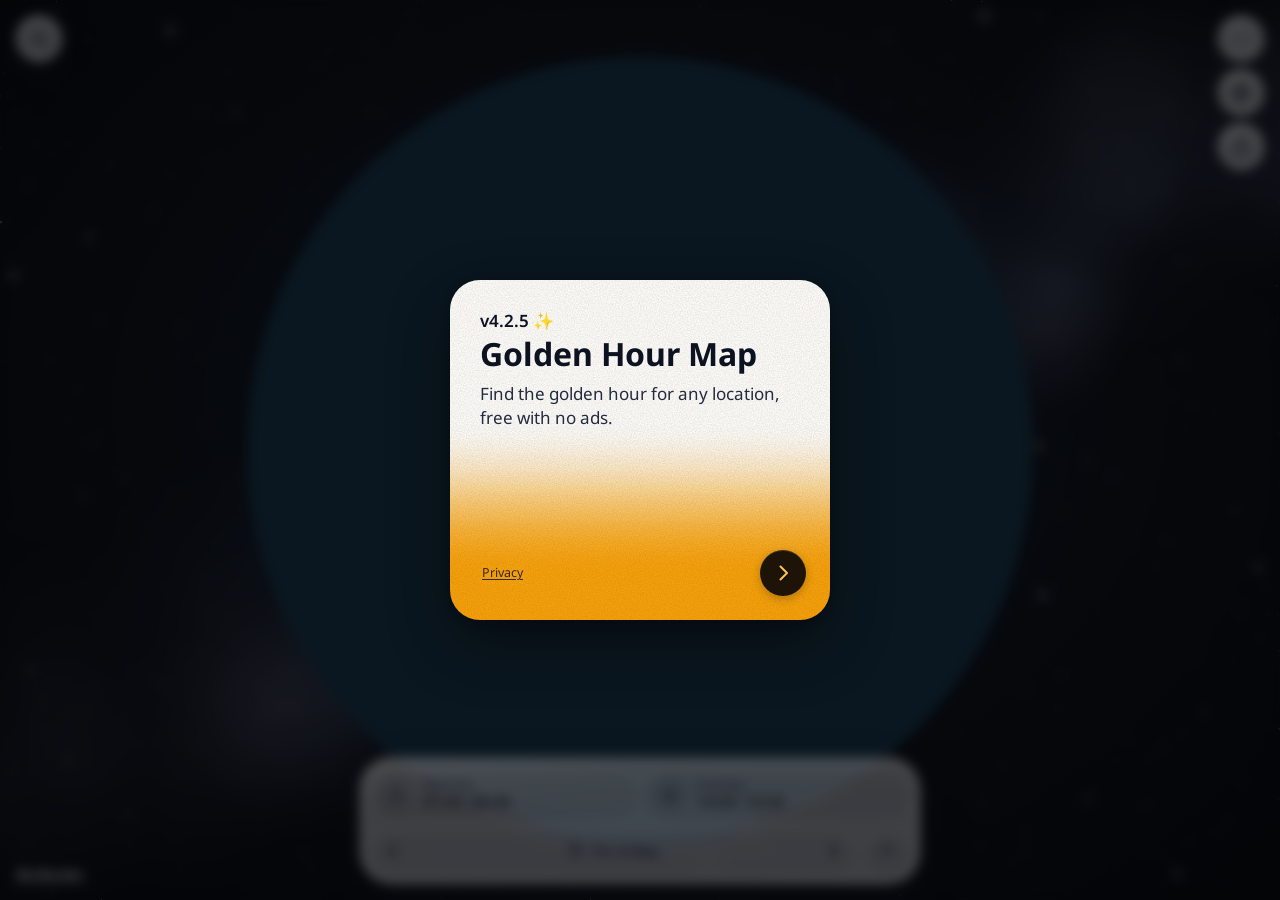
<file: index.html>
<!DOCTYPE html>
<html lang="en">

<head>
  <meta charset="utf-8" />
  <meta name="viewport" content="width=device-width, initial-scale=1.0, viewport-fit=cover" />
  <title>When Is Golden Hour Today? Golden Hour Map &amp; Calculator</title>
  <meta name="description"
    content="See exactly when golden hour is today and tomorrow at your location or anywhere on Earth, with sunrise and sunset times and the sun's direction. Free, no ads.">
  <meta name="keywords"
    content="golden hour map, golden hour calculator, golden hour photography, sunrise and sunset times, sun direction, best time for photos, sunset photography">
  <meta name="robots" content="index, follow, max-image-preview:large">
  <link rel="canonical" href="https://goldenhourmap.com/">
  <meta property="og:type" content="website">
  <meta property="og:site_name" content="Golden Hour Map">
  <meta property="og:url" content="https://goldenhourmap.com/">
  <meta property="og:title" content="When Is Golden Hour Today? Golden Hour Map &amp; Calculator">
  <meta property="og:description"
    content="See exactly when golden hour is today and tomorrow at your location or anywhere on Earth, with sunrise and sunset times and the sun's direction. Free, no ads.">
  <meta property="og:image" content="https://goldenhourmap.com/android-icon-512x512.png">
  <meta property="og:image:width" content="512">
  <meta property="og:image:height" content="512">
  <meta property="og:image:alt" content="Golden Hour Map app icon">
  <meta property="og:locale" content="en_GB">
  <meta name="twitter:card" content="summary">
  <meta name="twitter:title" content="When Is Golden Hour Today? Golden Hour Map &amp; Calculator">
  <meta name="twitter:description"
    content="See exactly when golden hour is today and tomorrow at your location or anywhere on Earth, with sunrise and sunset times and the sun's direction. Free, no ads.">
  <meta name="twitter:image" content="https://goldenhourmap.com/android-icon-512x512.png">
  <meta name="twitter:image:alt" content="Golden Hour Map app icon">
  <script type="application/ld+json">
  {
    "@context": "https://schema.org",
    "@type": "WebApplication",
    "name": "Golden Hour Map",
    "url": "https://goldenhourmap.com/",
    "description": "See exactly when golden hour is today and tomorrow at your location or anywhere on Earth, with sunrise and sunset times and the sun's direction. Free, no ads.",
    "applicationCategory": "PhotographyApplication",
    "operatingSystem": "Any (web browser)",
    "browserRequirements": "Requires JavaScript",
    "inLanguage": "en",
    "isAccessibleForFree": true,
    "image": "https://goldenhourmap.com/android-icon-512x512.png",
    "offers": { "@type": "Offer", "price": "0", "priceCurrency": "GBP" }
  }
  </script>
  <script type="application/ld+json">
  {
    "@context": "https://schema.org",
    "@type": "FAQPage",
    "mainEntity": [
      {
        "@type": "Question",
        "name": "What is golden hour?",
        "acceptedAnswer": { "@type": "Answer", "text": "Golden hour is the time shortly after sunrise and shortly before sunset when the sun is low in the sky. The light is softer, warmer and more directional than at midday, with long shadows, which is why photographers and filmmakers plan around it." }
      },
      {
        "@type": "Question",
        "name": "When is golden hour?",
        "acceptedAnswer": { "@type": "Answer", "text": "Roughly the first hour after sunrise and the last hour before sunset, so the exact times change every day and depend on where you are. Golden Hour Map shows morning golden hour from sunrise to one hour after sunrise, and evening golden hour from one hour before sunset to sunset, in the local time of the place on the map." }
      },
      {
        "@type": "Question",
        "name": "How do I find golden hour at my location today or tomorrow?",
        "acceptedAnswer": { "@type": "Answer", "text": "Tap the location button to centre the map on where you are, or search for or move the map to any place on Earth. The panel at the bottom shows today's morning and evening golden hour, sunrise and sunset times, and the arrows on the map show the sun's direction. Use the next day arrow or the calendar to see tomorrow or any other date." }
      },
      {
        "@type": "Question",
        "name": "What is the difference between morning and evening golden hour?",
        "acceptedAnswer": { "@type": "Answer", "text": "The light is similar, but it comes from opposite sides: in the morning from the sunrise side of the sky and in the evening from the sunset side. Which one suits a shot depends on the direction you want the light to come from, so check the sunrise and sunset arrows on the map before you go." }
      },
      {
        "@type": "Question",
        "name": "Why does golden hour change by place and season?",
        "acceptedAnswer": { "@type": "Answer", "text": "It depends on how steeply the sun rises and sets, which changes with latitude and time of year. Near the equator the sun climbs quickly, so the warm light is short. Further from the equator, and especially in winter, the sun stays low for longer and the light can stay golden for well over an hour. Near the poles some days have no sunrise or sunset at all." }
      },
      {
        "@type": "Question",
        "name": "What is blue hour?",
        "acceptedAnswer": { "@type": "Answer", "text": "Blue hour is the twilight just before sunrise and just after sunset, when the sun is below the horizon and the sky turns a deep blue. It comes just before morning golden hour and just after evening golden hour. Golden Hour Map shows golden hour, sunrise and sunset, but not blue hour times." }
      }
    ]
  }
  </script>
  <meta name="color-scheme" content="light dark">
  <link rel="manifest" href="/manifest.json">
  <link rel="apple-touch-icon" sizes="57x57" href="/apple-icon-57x57.png">
  <link rel="apple-touch-icon" sizes="60x60" href="/apple-icon-60x60.png">
  <link rel="apple-touch-icon" sizes="72x72" href="/apple-icon-72x72.png">
  <link rel="apple-touch-icon" sizes="76x76" href="/apple-icon-76x76.png">
  <link rel="apple-touch-icon" sizes="114x114" href="/apple-icon-114x114.png">
  <link rel="apple-touch-icon" sizes="120x120" href="/apple-icon-120x120.png">
  <link rel="apple-touch-icon" sizes="144x144" href="/apple-icon-144x144.png">
  <link rel="apple-touch-icon" sizes="152x152" href="/apple-icon-152x152.png">
  <link rel="apple-touch-icon" sizes="180x180" href="/apple-icon-180x180.png">
  <link rel="icon" type="image/png" sizes="192x192" href="/android-icon-192x192.png">
  <link rel="icon" type="image/png" sizes="32x32" href="/favicon-32x32.png">
  <link rel="icon" type="image/png" sizes="96x96" href="/favicon-96x96.png">
  <link rel="icon" type="image/png" sizes="16x16" href="/favicon-16x16.png">
  <meta name="msapplication-TileColor" content="#ffffff">
  <meta name="msapplication-TileImage" content="/ms-icon-144x144.png">
  <meta name="theme-color" content="#eef1f5" media="(prefers-color-scheme: light)">
  <meta name="theme-color" content="#12151d" media="(prefers-color-scheme: dark)">
  <meta name="mobile-web-app-capable" content="yes">
  <meta name="apple-mobile-web-app-capable" content="yes">
  <meta name="apple-mobile-web-app-status-bar-style" content="black-translucent">
<link rel="preconnect" href="https://server.arcgisonline.com" crossorigin>
<link rel="dns-prefetch" href="https://server.arcgisonline.com">
  <link rel="dns-prefetch" href="https://tiles.openfreemap.org">
<link rel="preload" href="/fonts/notosans-latin.woff2" as="font" type="font/woff2" crossorigin>
  <style>    html { background: #000; }
    .load-veil { position: fixed; inset: 0; z-index: 1250; pointer-events: none; background: radial-gradient(ellipse at 50% 45%, #0a1322 0%, #04070d 55%, #000 100%); animation: loadVeil 0.4s ease 1.1s forwards; }
    @keyframes loadVeil { to { opacity: 0; visibility: hidden; } }
    @media (prefers-reduced-motion: reduce) { .load-veil { animation-duration: 0s; animation-delay: 0.5s; } }
    .leaflet-control-geocoder .leaflet-control-geocoder-form,
    .leaflet-control-geocoder-expanded .leaflet-control-geocoder-toggle { display: none; }
    .leaflet-control-geocoder-expanded .leaflet-control-geocoder-form { display: block; position: relative; }
</style>
  <link rel="stylesheet" href="lib/leaflet/leaflet.css" media="print" onload="this.media='all'">
  <noscript><link rel="stylesheet" href="lib/leaflet/leaflet.css"></noscript>
  <link rel="stylesheet" href="base.css" />
  <link rel="preload" href="lib/maplibre-gl/maplibre-gl.css" as="style">
  <link rel="preload" href="lib/maplibre-gl/maplibre-gl.js" as="script" fetchpriority="low">
  <script defer src="lib/leaflet/leaflet.js"></script>
  <script defer src="Control.OSMGeocoder.js"></script>
  <script defer src="suncalc.js"></script>
  <script defer src="geolet.js"></script>
  <script defer src="lib/moment/moment.min.js"></script>
  <script defer src="lib/moment-timezone/moment-timezone-with-data.min.js"></script>
  <script defer src="lib/tz-lookup/tz.js"></script>
  <script defer src="app.js"></script>
</head>

<body>
  <div id="loadVeil" class="load-veil" aria-hidden="true"></div>
  <svg width="0" height="0" style="position:absolute" aria-hidden="true" focusable="false">
    <defs>
      <filter id="liquid-glass" x="0" y="0" width="1" height="1" color-interpolation-filters="sRGB">
        <feImage href="data:image/svg+xml;utf8,<svg xmlns='http://www.w3.org/2000/svg' width='100' height='100' viewBox='0 0 100 100' preserveAspectRatio='none'><defs><linearGradient id='g' x1='0' y1='0' x2='1' y2='0'><stop offset='0' stop-color='rgb(255,0,0)'/><stop offset='.08' stop-color='rgb(184,0,0)'/><stop offset='.2' stop-color='rgb(128,0,0)'/><stop offset='.8' stop-color='rgb(128,0,0)'/><stop offset='.92' stop-color='rgb(72,0,0)'/><stop offset='1' stop-color='rgb(0,0,0)'/></linearGradient></defs><rect width='100' height='100' fill='url(%23g)'/></svg>" preserveAspectRatio="none" result="mapX" />
        <feImage href="data:image/svg+xml;utf8,<svg xmlns='http://www.w3.org/2000/svg' width='100' height='100' viewBox='0 0 100 100' preserveAspectRatio='none'><defs><linearGradient id='g' x1='0' y1='0' x2='0' y2='1'><stop offset='0' stop-color='rgb(0,255,0)'/><stop offset='.08' stop-color='rgb(0,184,0)'/><stop offset='.2' stop-color='rgb(0,128,0)'/><stop offset='.8' stop-color='rgb(0,128,0)'/><stop offset='.92' stop-color='rgb(0,72,0)'/><stop offset='1' stop-color='rgb(0,0,0)'/></linearGradient></defs><rect width='100' height='100' fill='url(%23g)'/></svg>" preserveAspectRatio="none" result="mapY" />
        <feComposite in="mapX" in2="mapY" operator="arithmetic" k1="0" k2="1" k3="1" k4="0" result="lensMap" />
        <feDisplacementMap id="liquidGlassMap" in="SourceGraphic" in2="lensMap" scale="16" xChannelSelector="R" yChannelSelector="G" />
      </filter>
    </defs>
  </svg>
  <script>
    (function () {
      try {
        var ua = navigator.userAgent, uad = navigator.userAgentData, root = document.documentElement;
        var chromium = (uad && uad.brands && uad.brands.some(function (b) { return /Chromium/.test(b.brand); })) || (/Chrome\//.test(ua) && !/CriOS|FxiOS|Firefox/.test(ua));
        var scale = parseFloat(getComputedStyle(root).getPropertyValue('--glass-distort'));
        if (isNaN(scale)) scale = 16;
        if (!chromium || !(scale > 0)) return;
        document.getElementById('liquidGlassMap').setAttribute('scale', scale);
        root.classList.add('lg-distort');
      } catch (e) { }
    })();

</script>
  <svg width="0" height="0" style="position:absolute" aria-hidden="true" focusable="false">
    <defs>
      <linearGradient id="gSun" x1="0" y1="0" x2="1" y2="1">
        <stop offset="0" stop-color="#ffd46b" />
        <stop offset="1" stop-color="#f5a00b" />
      </linearGradient>
    </defs>
    <symbol id="i-sunrise" viewBox="0 0 24 24"><path d="M4 19h16M7 19a5 5 0 0 1 10 0M12 10.5v-7M9 6.5l3-3 3 3" /></symbol>
    <symbol id="i-sunset" viewBox="0 0 24 24"><path d="M4 19h16M7 19a5 5 0 0 1 10 0M12 3.5v7M9 7.5l3 3 3-3" /></symbol>
    <symbol id="i-chev-l" viewBox="0 0 24 24"><path d="m14.5 5.5-6.5 6.5 6.5 6.5" /></symbol>
    <symbol id="i-chev-r" viewBox="0 0 24 24"><path d="m9.5 5.5 6.5 6.5-6.5 6.5" /></symbol>
    <symbol id="i-cal" viewBox="0 0 24 24"><rect x="3.5" y="5" width="17" height="15.5" rx="3.5" /><path d="M3.5 10h17M8 3v4M16 3v4" /></symbol>
    <symbol id="i-locate" viewBox="0 0 24 24"><circle cx="12" cy="12" r="3.2" /><circle cx="12" cy="12" r="7.6" /><path d="M12 2.5v3M12 18.5v3M2.5 12h3M18.5 12h3" /></symbol>
    <symbol id="i-share" viewBox="0 0 24 24"><path d="M12 15V3.5M8 7.2l4-4 4 4M6 10.5H5.5A2 2 0 0 0 3.5 12.5v6a2 2 0 0 0 2 2h13a2 2 0 0 0 2-2v-6a2 2 0 0 0-2-2H18" /></symbol>
    <symbol id="i-plus" viewBox="0 0 24 24"><path d="M12 5v14M5 12h14" /></symbol>
    <symbol id="i-minus" viewBox="0 0 24 24"><path d="M5 12h14" /></symbol>
    <symbol id="i-play" viewBox="0 0 24 24"><path d="M8.5 6.2v11.6l9.3-5.8z" /></symbol>
    <symbol id="i-pause" viewBox="0 0 24 24"><path d="M9 6.5v11M15 6.5v11" /></symbol>
    <symbol id="i-shield" viewBox="0 0 24 24"><path d="M12 3.2l7 2.7v5.3c0 4.4-2.9 7.7-7 9.6-4.1-1.9-7-5.2-7-9.6V5.9l7-2.7z" /><path d="M9 12l2.2 2.2L15.2 10" /></symbol>
<symbol id="i-info" viewBox="0 0 24 24"><circle cx="12" cy="12" r="8.8" /><path d="M12 11v5.2" /><circle cx="12" cy="7.8" r=".6" fill="currentColor" /></symbol>
    <symbol id="i-more" viewBox="0 0 24 24"><circle cx="5.5" cy="12" r="1.5" fill="currentColor" stroke="none" /><circle cx="12" cy="12" r="1.5" fill="currentColor" stroke="none" /><circle cx="18.5" cy="12" r="1.5" fill="currentColor" stroke="none" /></symbol>
    <symbol id="i-chev-u" viewBox="0 0 24 24"><path d="m5.5 14.5 6.5-6.5 6.5 6.5" /></symbol>
    <symbol id="i-pan" viewBox="0 0 24 24"><path d="M12 3v18M3 12h18M12 3l-2.6 2.6M12 3l2.6 2.6M12 21l-2.6-2.6M12 21l2.6-2.6M3 12l2.6-2.6M3 12l2.6 2.6M21 12l-2.6-2.6M21 12l-2.6 2.6" /></symbol>
    <symbol id="i-moon" viewBox="0 0 24 24"><path d="M20 14.2A8.2 8.2 0 0 1 9.8 4a8.2 8.2 0 1 0 10.2 10.2Z" /></symbol>
    <symbol id="i-sun" viewBox="0 0 24 24"><circle cx="12" cy="12" r="4.2" /><path d="M12 2.8v2.5M12 18.8v2.5M2.8 12h2.4M18.8 12h2.4M5.5 5.5l1.7 1.7M16.8 16.8l1.7 1.7M5.5 18.5l1.7-1.7M16.8 7.2l1.7-1.7" /></symbol>
    <symbol id="i-pin" viewBox="0 0 24 24"><path d="M12 21s-6.8-5.7-6.8-11.2a6.8 6.8 0 0 1 13.6 0C18.8 15.3 12 21 12 21Z" /><circle cx="12" cy="9.8" r="2.4" /></symbol>
    <symbol id="i-search" viewBox="0 0 24 24"><circle cx="10.8" cy="10.8" r="6.6" /><path d="m20 20-4.4-4.4" /></symbol>
    <symbol id="i-heart" viewBox="0 0 24 24"><path d="M12 21s-7.5-4.6-9.6-9.2C.9 8.4 2.7 4.8 6.2 4.8c2.1 0 3.6 1.1 4.6 2.7h2.4c1-1.6 2.5-2.7 4.6-2.7 3.5 0 5.3 3.6 3.8 7C19.5 16.4 12 21 12 21z" /></symbol>
  </svg>

  <h1 class="sr-only">Golden Hour Map: when is golden hour today at your location</h1>
  <div id="app">
    <div id="map"></div>
    <div id="globe" aria-label="Globe. Zoom in for the map" role="region"></div>
    <svg id="sunArrows" class="sun-arrows" aria-hidden="true" focusable="false"></svg>

    <div class="map-centre" aria-hidden="true"><i class="map-centre-dot"></i></div>
    <div id="tourRing" class="tour-ring" aria-hidden="true" hidden></div>
    <div id="tourCard" class="tour-card glass" role="dialog" aria-labelledby="tourTitle" tabindex="-1" hidden>
      <div id="tourBody" aria-live="polite" aria-atomic="true">
        <p id="tourCount" class="sr-only"></p>
        <h2 id="tourTitle" class="tour-title"></h2>
        <p id="tourText" class="tour-text"></p>
      </div>
      <div class="tour-foot">
        <div id="tourDots" class="tour-dots" aria-hidden="true"></div>
        <div class="tour-actions">
          <button id="tourSkip" class="tour-btn tour-btn-quiet" type="button">Skip</button>
          <button id="tourBack" class="tour-btn tour-btn-quiet" type="button">Back</button>
          <button id="tourNext" class="tour-btn tour-btn-main" type="button">Next</button>
        </div>
      </div>
    </div>

    <div id="tools" class="tools">
      <button id="toolsBtn" class="ctl glass" type="button" aria-label="Map tools" title="Map tools" aria-haspopup="menu" aria-expanded="false" aria-controls="toolsMenu">
        <svg class="ic" aria-hidden="true"><use href="#i-more" /></svg>
      </button>
      <button id="locateBtn" class="ctl glass" type="button" aria-label="Show my location" title="Show my location" aria-pressed="false">
        <svg class="ic" aria-hidden="true"><use href="#i-locate" /></svg>
      </button>
      <div id="shareWrap" class="share-wrap">
        <span class="share-ring" aria-hidden="true"></span>
        <button id="shareFab" class="ctl glass" type="button" aria-label="Share this spot" title="Share this spot">
          <svg class="ic" aria-hidden="true"><use href="#i-share" /></svg>
        </button>
        <span id="shareHint" class="share-hint glass" aria-hidden="true">Share or save for later?</span>
      </div>
      <div id="toolsMenu" class="menu glass" role="menu" aria-label="Map tools" hidden>
        <button id="menuLocate" class="menu-item" type="button" role="menuitem" tabindex="-1"><svg class="ic" aria-hidden="true"><use href="#i-locate" /></svg><span id="menuLocateText">Show my location</span></button>
        <div class="menu-sep menu-zoom" role="separator"></div>
        <button id="zoomIn" class="menu-item menu-zoom" type="button" role="menuitem" tabindex="-1" data-keep="1"><svg class="ic" aria-hidden="true"><use href="#i-plus" /></svg><span>Zoom in</span></button>
        <button id="zoomOut" class="menu-item menu-zoom" type="button" role="menuitem" tabindex="-1" data-keep="1"><svg class="ic" aria-hidden="true"><use href="#i-minus" /></svg><span>Zoom out</span></button>
        <div class="menu-sep" role="separator"></div>
        <button id="shareBtn" class="menu-item" type="button" role="menuitem" tabindex="-1"><svg class="ic" aria-hidden="true"><use href="#i-share" /></svg><span>Copy share link</span></button>
        <button id="faqBtn" class="menu-item" type="button" role="menuitem" tabindex="-1" aria-haspopup="dialog"><svg class="ic" aria-hidden="true"><use href="#i-sun" /></svg><span>Golden hour?</span></button>
        <button id="privacyBtn" class="menu-item" type="button" role="menuitem" tabindex="-1" aria-haspopup="dialog"><svg class="ic" aria-hidden="true"><use href="#i-shield" /></svg><span>Privacy &amp; cookies</span></button>
        <button id="tipsBtn" class="menu-item" type="button" role="menuitem" tabindex="-1"><svg class="ic" aria-hidden="true"><use href="#i-pan" /></svg><span>Show tips again</span></button>
        <button id="infoBtn" class="menu-item" type="button" role="menuitem" tabindex="-1"><svg class="ic" aria-hidden="true"><use href="#i-info" /></svg><span>About</span></button>
        <div class="menu-sep" role="separator"></div>
        <a id="supportBtn" class="menu-item" href="https://buymeacoffee.com/sblk" target="_blank" rel="noopener noreferrer" role="menuitem" tabindex="-1" aria-label="Support me (opens Buy Me a Coffee in a new tab)"><svg class="ic" aria-hidden="true"><use href="#i-heart" /></svg><span>Support me</span></a>
      </div>
      <div id="privacyPanel" class="support-panel privacy-panel glass" role="dialog" aria-labelledby="prvTitle" hidden>
        <div class="sp-head">
          <svg class="sp-heart" viewBox="0 0 24 24" aria-hidden="true"><use href="#i-shield" /></svg>
          <h2 id="prvTitle">Privacy &amp; cookies</h2>
          <button id="privacyClose" class="sp-close" type="button" aria-label="Close" title="Close"><svg class="ic ic-xs" aria-hidden="true" viewBox="0 0 24 24"><path d="M6 6l12 12M18 6L6 18" fill="none" stroke="currentColor" stroke-width="2.4" stroke-linecap="round"/></svg></button>
        </div>
        <p class="sp-text" id="prvStatus" aria-live="polite"></p>
        <div class="amounts" role="group" aria-label="Analytics cookies">
          <button id="prvAllow" class="btn btn-primary btn-sm" type="button" aria-pressed="false">Accept</button>
          <button id="prvDeny" class="btn btn-secondary btn-sm" type="button" aria-pressed="false">Decline</button>
        </div>
        <a class="sp-other" href="/privacy.html" target="_blank" rel="noopener">Read the privacy page</a>
      </div>
    </div>

    <aside id="supportPrompt" class="support-prompt glass" aria-labelledby="spTitle" hidden>
      <div class="sp-head">
        <svg class="sp-heart" viewBox="0 0 24 24" aria-hidden="true"><use href="#i-heart" /></svg>
        <h2 id="spTitle">Enjoying Golden Hour Map?</h2>
      </div>
      <p class="sp-text">Golden Hour Map is free, with no ads, built and run by one person. A small donation keeps it online and improving.</p>
      <div class="sp-row">
        <a id="spSupport" class="btn btn-primary btn-sm" href="https://buymeacoffee.com/sblk" target="_blank" rel="noopener noreferrer" aria-label="Support me (opens Buy Me a Coffee in a new tab)">Support me</a>
        <button id="spLater" class="sp-later" type="button">Not now</button>
      </div>
    </aside>

    <section id="dock" class="dock glass" aria-label="Golden hour times" data-state="loading" data-expanded="false">
      <div id="detail" class="detail">
        <div class="detail-inner">
          <div class="arc-box">
            <svg id="arc" class="arc" viewBox="-40 -14 392 186" role="img" aria-label="Sun path for the day"></svg>
          </div>
          <div class="arc-ends">
            <div class="arc-end arc-end-l">
              <span class="lbl">Sunrise</span>
              <b id="sunriseTime">--:--</b>
              <span class="dir" id="sunriseDir"></span>
            </div>
            <div class="arc-end arc-end-r">
              <span class="lbl">Sunset</span>
              <b id="sunsetTime">--:--</b>
              <span class="dir" id="sunsetDir"></span>
            </div>
          </div>
        </div>
      </div>

      <div id="windows" class="minis">
        <article id="miniAm" class="mini mini-am" aria-label="Morning golden hour">
          <span class="mini-fill" aria-hidden="true"></span>
          <span class="mini-ic"><svg class="ic ic-sm ic-kind" aria-hidden="true"><use href="#i-sunrise" /></svg><svg class="ic ic-sm ic-play" aria-hidden="true"><use href="#i-play" /></svg><svg class="ic ic-sm ic-pause" aria-hidden="true"><use href="#i-pause" /></svg></span>
          <div class="mini-txt">
            <span class="mini-label">Morning<span id="nowAm" hidden> &middot; now</span></span>
            <span class="mini-time"><span id="amFrom">--:--</span><span class="dash">&ndash;</span><span id="amTo">--:--</span></span>
          </div>
          <span class="mini-pv" aria-hidden="true"></span>
        </article>
        <article id="miniPm" class="mini mini-pm" aria-label="Evening golden hour">
          <span class="mini-fill" aria-hidden="true"></span>
          <span class="mini-ic"><svg class="ic ic-sm ic-kind" aria-hidden="true"><use href="#i-sunset" /></svg><svg class="ic ic-sm ic-play" aria-hidden="true"><use href="#i-play" /></svg><svg class="ic ic-sm ic-pause" aria-hidden="true"><use href="#i-pause" /></svg></span>
          <div class="mini-txt">
            <span class="mini-label">Evening<span id="nowPm" hidden> &middot; now</span></span>
            <span class="mini-time"><span id="pmFrom">--:--</span><span class="dash">&ndash;</span><span id="pmTo">--:--</span></span>
          </div>
          <span class="mini-pv" aria-hidden="true"></span>
        </article>
      </div>

      <div id="notice" class="notice" hidden>
        <svg class="ic" aria-hidden="true"><use id="noticeIcon" href="#i-sun" /></svg>
        <div>
          <h3 id="noticeTitle"></h3>
          <p id="noticeText"></p>
        </div>
      </div>

      <div class="dock-row">
        <div class="datebar" role="group" aria-label="Choose day">
          <button id="prev-day" class="step" type="button" aria-label="Previous day" title="Previous day">
            <svg class="ic" aria-hidden="true"><use href="#i-chev-l" /></svg>
          </button>
          <div class="datepill">
            <button id="cal" class="datepill-btn" type="button" aria-label="Choose date" title="Choose date" aria-haspopup="dialog" aria-expanded="false" aria-controls="calendar">
              <svg class="ic ic-sm" aria-hidden="true"><use href="#i-cal" /></svg>
              <span id="dateLabel">&nbsp;</span>
            </button>
          </div>
          <button id="next-day" class="step" type="button" aria-label="Next day" title="Next day">
            <svg class="ic" aria-hidden="true"><use href="#i-chev-r" /></svg>
          </button>
        </div>
        <button id="expandBtn" class="expand" type="button" aria-expanded="false" aria-controls="detail" aria-label="Show the sun path" title="Show the sun path">
          <svg class="ic" aria-hidden="true"><use href="#i-chev-u" /></svg>
        </button>
      </div>
    </section>

    <div id="attribution" class="attrib">
      <button id="attribToggle" class="attrib-link" type="button" aria-expanded="false" aria-controls="attribPop" aria-haspopup="dialog">Attribution</button>
      <div id="attribPop" class="attrib-pop glass" role="dialog" aria-label="Map credits" hidden>
        <div class="attrib-head"><h2>Map credits</h2><button id="attribClose" class="attrib-close" type="button" aria-label="Close credits" title="Close"><svg class="ic ic-xs" aria-hidden="true" viewBox="0 0 24 24"><path d="M6 6l12 12M18 6L6 18" fill="none" stroke="currentColor" stroke-width="2.4" stroke-linecap="round"/></svg></button></div>
        <p id="attribText" class="attrib-text">Tiles &copy; <a href="https://www.esri.com/" target="_blank" rel="noopener">Esri</a> &mdash; Esri, HERE, Garmin, Intermap, increment P Corp., GEBCO, USGS, FAO, NPS, NRCAN, GeoBase, IGN, Kadaster NL, Ordnance Survey, Esri Japan, METI, Esri China (Hong Kong), &copy; <a href="https://www.openstreetmap.org/copyright" target="_blank" rel="noopener">OpenStreetMap</a> contributors, and the GIS User Community. Search: <a href="https://nominatim.openstreetmap.org/" target="_blank" rel="noopener">Nominatim</a> &copy; OpenStreetMap contributors. Map by <a href="https://leafletjs.com/" target="_blank" rel="noopener">Leaflet</a>, location by <a href="https://github.com/rhlt/leaflet-geolet" target="_blank" rel="noopener">Geolet</a>. Terrain &copy; <a href="https://mapterhorn.com/attribution" target="_blank" rel="noopener">Mapterhorn</a> (Copernicus GLO-30, Environment Agency and other open data). Buildings: <a href="https://openfreemap.org" target="_blank" rel="noopener">OpenFreeMap</a> &copy; <a href="https://www.openmaptiles.org/" target="_blank" rel="noopener">OpenMapTiles</a>, data &copy; <a href="https://www.openstreetmap.org/copyright" target="_blank" rel="noopener">OpenStreetMap</a> contributors (ODbL). <a href="/privacy.html" target="_blank" rel="noopener">Privacy &amp; cookies</a>.</p>
      </div>
    </div>

    <div id="calScrim" class="cal-scrim" hidden></div>
    <div id="calendar" class="calendar glass" role="dialog" aria-label="Choose a date" hidden>
      <div class="cal-head">
        <button id="calPrev" class="cal-nav" type="button" aria-label="Previous month"><svg class="ic" aria-hidden="true"><use href="#i-chev-l" /></svg></button>
        <button id="calTitle" class="cal-title" type="button" aria-expanded="false" title="Choose month and year"><span id="calTitleText" aria-live="polite"></span><svg class="ic ic-xs cal-caret" aria-hidden="true"><use href="#i-chev-r" /></svg></button>
        <button id="calNext" class="cal-nav" type="button" aria-label="Next month"><svg class="ic" aria-hidden="true"><use href="#i-chev-r" /></svg></button>
      </div>
      <div class="cal-body">
        <div id="calGrid" class="cal-grid" role="grid" aria-labelledby="calTitleText"></div>
        <div id="calMonths" class="cal-months" role="group" aria-label="Choose month" hidden></div>
      </div>
      <div class="cal-foot">
        <button id="calToday" class="cal-btn cal-btn-today" type="button">Today</button>
        <button id="calClose" class="cal-btn" type="button">Close</button>
      </div>
    </div>
  </div>

  <div id="toast" class="toast glass" role="status" aria-live="polite"></div>
  <div id="liveRegion" class="sr-only" aria-live="polite" aria-atomic="true"></div>

  <div id="faqPanel" class="faq-modal" hidden>
    <div id="faqScrim" class="faq-scrim"></div>
    <div id="faqCard" class="faq-card glass" role="dialog" aria-modal="true" aria-labelledby="faqTitle">
      <div class="faq-head">
        <svg class="sp-heart" viewBox="0 0 24 24" aria-hidden="true"><use href="#i-sun" /></svg>
        <h2 id="faqTitle">What&#8217;s golden hour?</h2>
        <button id="faqClose" class="sp-close" type="button" aria-label="Close" title="Close"><svg class="ic ic-xs" aria-hidden="true" viewBox="0 0 24 24"><path d="M6 6l12 12M18 6L6 18" fill="none" stroke="currentColor" stroke-width="2.4" stroke-linecap="round"/></svg></button>
      </div>
      <div id="faqBody" class="faq-body" tabindex="0" aria-label="Golden hour questions and answers">
        <h3>What is golden hour?</h3>
        <p class="sp-text">Golden hour is the time shortly after sunrise and shortly before sunset when the sun is low in the sky. The light is softer, warmer and more directional than at midday, with long shadows, which is why photographers and filmmakers plan around it.</p>
        <h3>When is golden hour?</h3>
        <p class="sp-text">Roughly the first hour after sunrise and the last hour before sunset, so the exact times change every day and depend on where you are. Golden Hour Map shows morning golden hour from sunrise to one hour after sunrise, and evening golden hour from one hour before sunset to sunset, in the local time of the place on the map.</p>
        <h3>How do I find golden hour at my location today or tomorrow?</h3>
        <p class="sp-text">Tap the location button to centre the map on where you are, or search for or move the map to any place on Earth. The panel at the bottom shows today's morning and evening golden hour, sunrise and sunset times, and the arrows on the map show the sun's direction. Use the next day arrow or the calendar to see tomorrow or any other date.</p>
        <h3>What is the difference between morning and evening golden hour?</h3>
        <p class="sp-text">The light is similar, but it comes from opposite sides: in the morning from the sunrise side of the sky and in the evening from the sunset side. Which one suits a shot depends on the direction you want the light to come from, so check the sunrise and sunset arrows on the map before you go.</p>
        <h3>Why does golden hour change by place and season?</h3>
        <p class="sp-text">It depends on how steeply the sun rises and sets, which changes with latitude and time of year. Near the equator the sun climbs quickly, so the warm light is short. Further from the equator, and especially in winter, the sun stays low for longer and the light can stay golden for well over an hour. Near the poles some days have no sunrise or sunset at all.</p>
        <h3>What is blue hour?</h3>
        <p class="sp-text">Blue hour is the twilight just before sunrise and just after sunset, when the sun is below the horizon and the sky turns a deep blue. It comes just before morning golden hour and just after evening golden hour. Golden Hour Map shows golden hour, sunrise and sunset, but not blue hour times.</p>
      </div>
    </div>
  </div>

  <div id="welcome" class="welcome open" tabindex="-1" role="dialog" aria-modal="true" aria-labelledby="welcomeTitle">
    <div class="welcome-sheet glass">
      <div class="welcome-media" aria-hidden="true"></div>
      <div class="welcome-noise" aria-hidden="true"></div>
      <div class="welcome-body">
        <p class="welcome-ver">v4.2.5 <span aria-hidden="true">&#10024;</span></p>
        <h2 id="welcomeTitle">Golden Hour Map</h2>
        <p class="welcome-desc">Find the golden hour for any location, free with no ads.<span class="sr-only"> Made for photographers and filmmakers.</span></p>
      </div>
      <div class="welcome-foot">
        <a class="welcome-privacy" href="/privacy.html" target="_blank" rel="noopener">Privacy</a>
        <button id="startButton" class="welcome-go" type="button" aria-label="Get started" title="Get started"><svg class="ic" aria-hidden="true"><use href="#i-chev-r" /></svg></button>
      </div>
    </div>
  </div>

  <div id="consentBanner" class="consent-banner glass" role="region" aria-label="Analytics cookies" aria-describedby="consentText" hidden>
    <p id="consentText" class="consent-text">We use Google Analytics to understand how the site is used. Accept or decline, your choice. <a href="https://policies.google.com/technologies/partner-sites" target="_blank" rel="noopener noreferrer">How Google uses data</a> &middot; <a href="/privacy.html" target="_blank" rel="noopener">Privacy</a></p>
    <div class="consent-actions">
      <button id="consentAccept" class="btn btn-primary btn-sm" type="button">Accept</button>
      <button id="consentDecline" class="btn btn-secondary btn-sm" type="button">Decline</button>
    </div>
  </div>

</body>

</html>
</file>
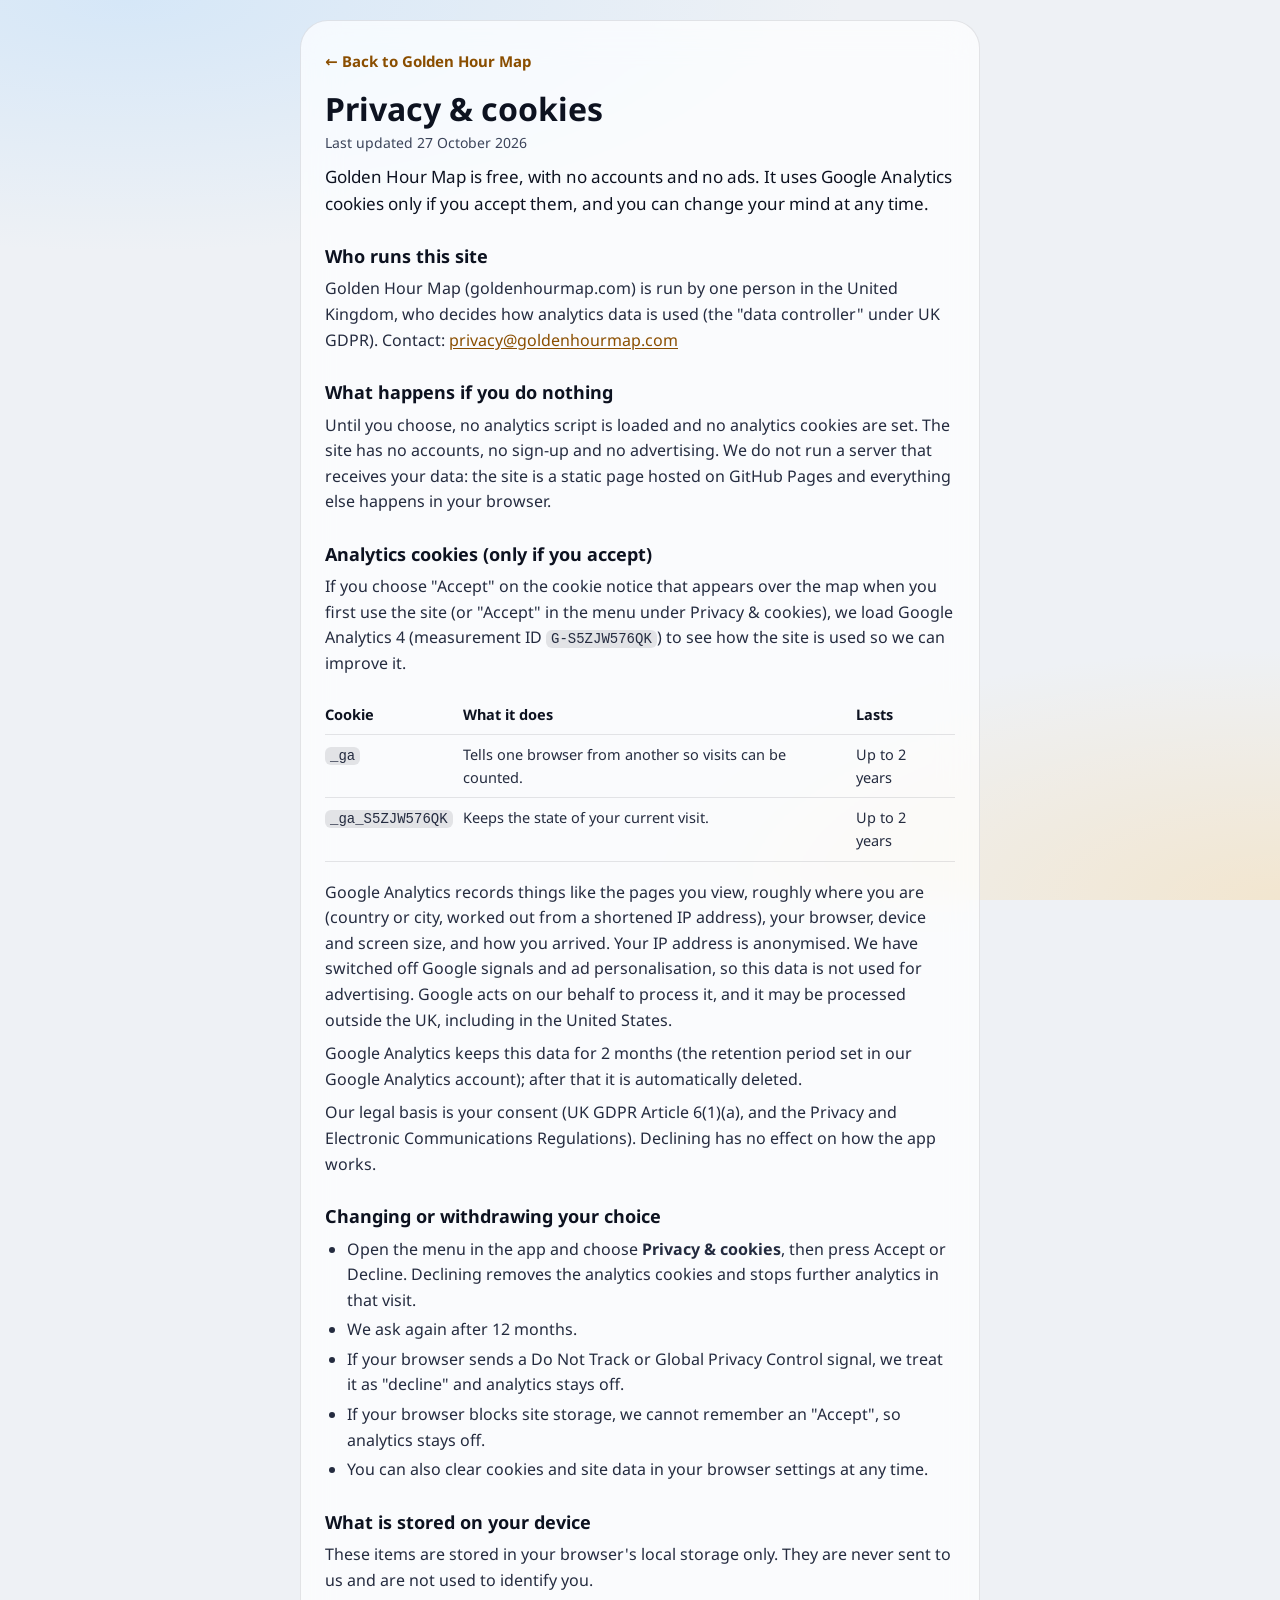
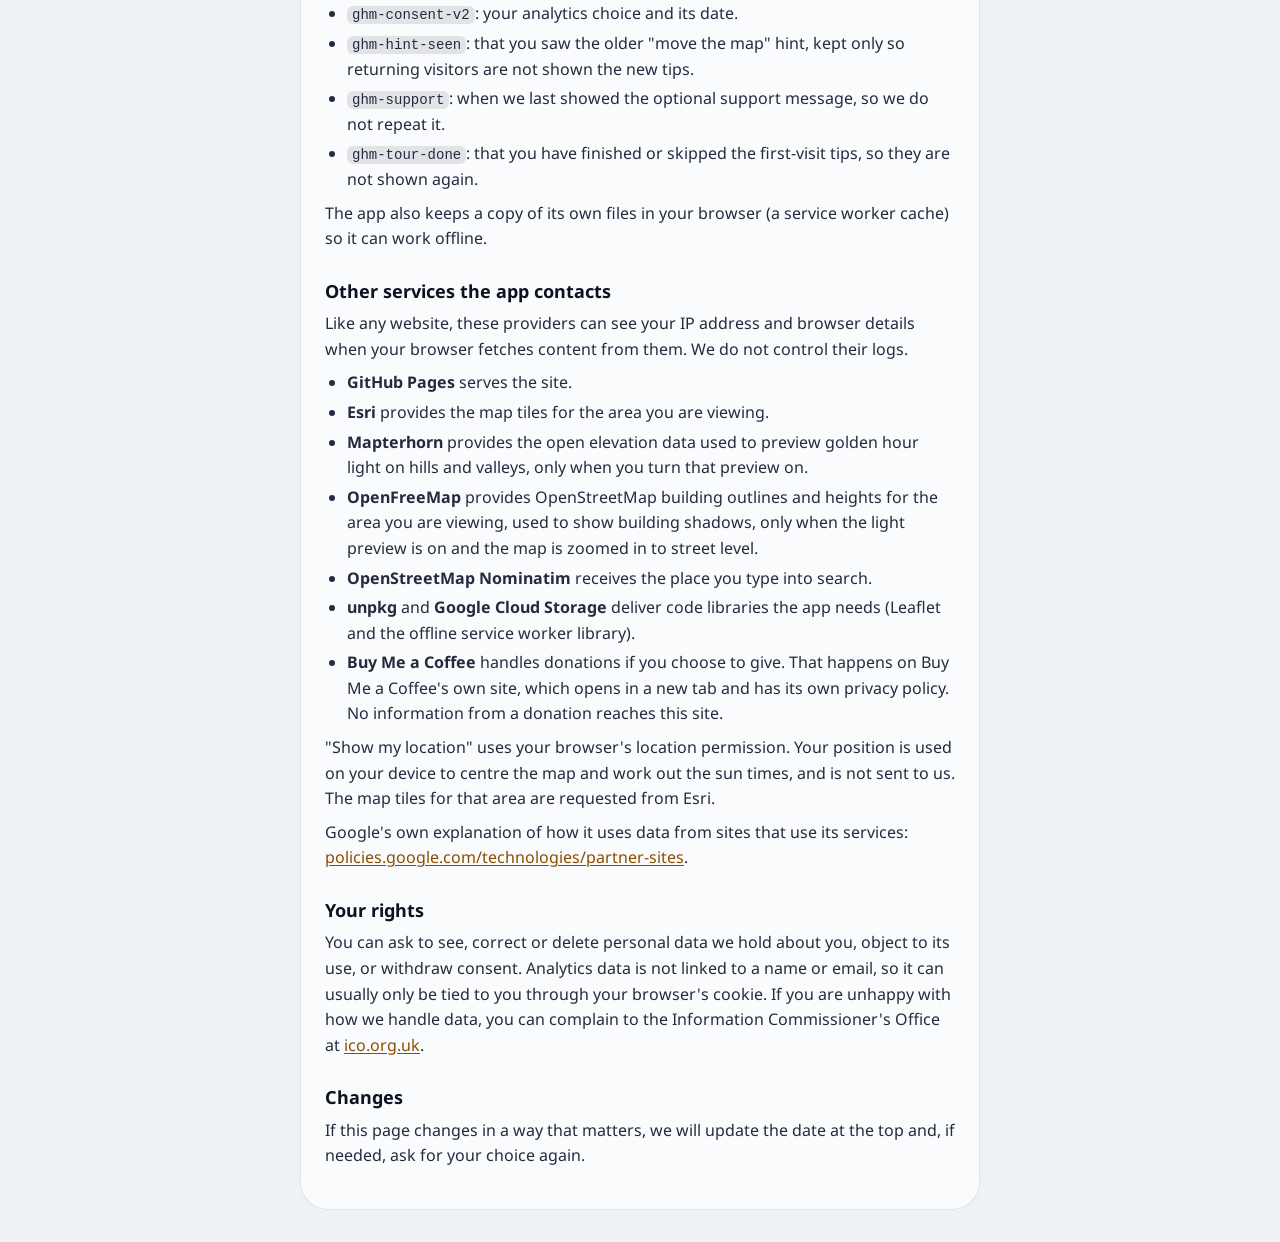
<file: privacy.html>
<!DOCTYPE html>
<html lang="en-GB">

<head>
  <meta charset="utf-8" />
  <meta name="viewport" content="width=device-width, initial-scale=1.0, viewport-fit=cover" />
  <title>Privacy &amp; cookies - Golden Hour Map</title>
  <meta name="description" content="How Golden Hour Map handles your data: no accounts, no ads, and Google Analytics cookies only if you accept.">
  <meta name="robots" content="index, follow">
  <link rel="canonical" href="https://goldenhourmap.com/privacy.html">
  <meta name="color-scheme" content="light dark">
  <meta name="theme-color" content="#eef1f5" media="(prefers-color-scheme: light)">
  <meta name="theme-color" content="#12151d" media="(prefers-color-scheme: dark)">
  <link rel="manifest" href="/manifest.json">
  <link rel="apple-touch-icon" sizes="180x180" href="/apple-icon-180x180.png">
  <link rel="icon" type="image/png" sizes="32x32" href="/favicon-32x32.png">
  <link rel="icon" type="image/png" sizes="16x16" href="/favicon-16x16.png">
  <link rel="preload" href="/fonts/notosans-latin.woff2" as="font" type="font/woff2" crossorigin>
<style>    :root {
      --bg: #eef1f5; --card: rgb(255 255 255 / 0.72); --edge: rgb(13 18 32 / 0.1);
      --text: #0d1220; --text-2: #242b3f; --text-3: #3b445a; --amber: #f5a00b; --amber-text: #8a4e00; --on-amber: #2a1700; --focus: #0b63ce;
    }
    @media (prefers-color-scheme: dark) {
      :root { --bg: #12151d; --card: rgb(32 37 50 / 0.72); --edge: rgb(255 255 255 / 0.12); --text: #f6f8fc; --text-2: #e6eaf3; --text-3: #c9d0df; --amber-text: #ffc45c; --focus: #8cc2ff; }
    }
    * { box-sizing: border-box; }
    @font-face { font-family: "Noto Sans"; font-style: normal; font-weight: 100 900; font-display: swap; src: url(/fonts/notosans-latin-ext.woff2) format("woff2"); unicode-range: U+0100-02BA, U+02BD-02C5, U+02C7-02CC, U+02CE-02D7, U+02DD-02FF, U+0304, U+0308, U+0329, U+1D00-1DBF, U+1E00-1E9F, U+1EF2-1EFF, U+2020, U+20A0-20AB, U+20AD-20C4, U+2113, U+2C60-2C7F, U+A720-A7FF; }
    @font-face { font-family: "Noto Sans"; font-style: normal; font-weight: 100 900; font-display: swap; src: url(/fonts/notosans-latin.woff2) format("woff2"); unicode-range: U+0000-00FF, U+0131, U+0152-0153, U+02BB-02BC, U+02C6, U+02DA, U+02DC, U+0304, U+0308, U+0329, U+2000-206F, U+20AC, U+2122, U+2191, U+2193, U+2212, U+2215, U+FEFF, U+FFFD; }
    @font-face { font-family: "Outfit"; font-style: normal; font-weight: 100 900; font-display: swap; src: url(/fonts/outfit-latin-ext.woff2) format("woff2"); unicode-range: U+0100-02BA, U+02BD-02C5, U+02C7-02CC, U+02CE-02D7, U+02DD-02FF, U+0304, U+0308, U+0329, U+1D00-1DBF, U+1E00-1E9F, U+1EF2-1EFF, U+2020, U+20A0-20AB, U+20AD-20C4, U+2113, U+2C60-2C7F, U+A720-A7FF; }
    @font-face { font-family: "Outfit"; font-style: normal; font-weight: 100 900; font-display: swap; src: url(/fonts/outfit-latin.woff2) format("woff2"); unicode-range: U+0000-00FF, U+0131, U+0152-0153, U+02BB-02BC, U+02C6, U+02DA, U+02DC, U+0304, U+0308, U+0329, U+2000-206F, U+20AC, U+2122, U+2191, U+2193, U+2212, U+2215, U+FEFF, U+FFFD; }
    html { -webkit-text-size-adjust: 100%; }
    :where(h1, h2, h3, p, li, a, th, td, button) { word-spacing: normal; }
    body {
      margin: 0; min-height: 100vh; color: var(--text); background: var(--bg);
      background-image: radial-gradient(ellipse 80% 40% at 10% 0%, rgb(150 205 255 / 0.28), transparent 70%), radial-gradient(ellipse 70% 40% at 100% 100%, rgb(255 196 95 / 0.25), transparent 70%);
      background-attachment: fixed;
      font: 16px/1.6 "Noto Sans", "Outfit", system-ui, -apple-system, "Segoe UI", Roboto, "Helvetica Neue", Arial, sans-serif;
      word-spacing: normal;
      font-variant-numeric: tabular-nums;
      padding: max(20px, env(safe-area-inset-top)) max(16px, env(safe-area-inset-right)) max(32px, env(safe-area-inset-bottom)) max(16px, env(safe-area-inset-left));
    }
    main { max-width: 680px; margin: 0 auto; padding: 28px 24px 32px; background: var(--card); border: 1px solid var(--edge); border-radius: 28px; -webkit-backdrop-filter: blur(18px) saturate(1.4); backdrop-filter: blur(18px) saturate(1.4); }
    @media (prefers-reduced-transparency: reduce) { main { background: var(--bg); -webkit-backdrop-filter: none; backdrop-filter: none; } }
    .back { display: inline-block; margin-bottom: 18px; font-weight: 700; font-size: 15px; color: var(--amber-text); text-decoration: none; border-radius: 6px; }
    .back:hover { text-decoration: underline; }
    h1 { margin: 0; font-size: 32px; line-height: 1.1; font-weight: 700; letter-spacing: 0; }
    h2 { margin: 28px 0 6px; font-size: 18px; line-height: 1.3; font-weight: 700; letter-spacing: 0; }
    p, li { color: var(--text-2); }
    p { margin: 8px 0; }
    ul { margin: 8px 0; padding-left: 22px; }
    li { margin: 4px 0; }
    .updated { margin-top: 6px; font-size: 14px; color: var(--text-3); }
    .lead { font-size: 17px; color: var(--text); }
    a { color: var(--amber-text); text-underline-offset: 2px; }
    a:focus-visible { outline: 3px solid var(--focus); outline-offset: 2px; border-radius: 4px; }
    code { font: 14px ui-monospace, SFMono-Regular, Menlo, Consolas, monospace; padding: 1px 5px; border-radius: 6px; background: var(--edge); }
    table { width: 100%; margin: 10px 0; border-collapse: collapse; font-size: 14.5px; }
    th, td { padding: 8px 10px 8px 0; text-align: left; vertical-align: top; border-bottom: 1px solid var(--edge); color: var(--text-2); }
    th { color: var(--text); font-weight: 700; }
    .wrap { overflow-x: auto; }
    @media (max-width: 480px) { main { padding: 22px 18px 26px; border-radius: 24px; } h1 { font-size: 28px; } }
</style>
</head>

<body>
  <main>
    <a class="back" href="/">&larr; Back to Golden Hour Map</a>
    <h1>Privacy &amp; cookies</h1>
    <p class="updated">Last updated 27 October 2026</p>

    <p class="lead">Golden Hour Map is free, with no accounts and no ads. It uses Google Analytics cookies only if you accept them, and you can change your mind at any time.</p>

    <h2>Who runs this site</h2>
    <p>Golden Hour Map (goldenhourmap.com) is run by one person in the United Kingdom, who decides how analytics data is used (the "data controller" under UK GDPR). Contact: <a href="mailto:privacy@goldenhourmap.com">privacy@goldenhourmap.com</a></p>

    <h2>What happens if you do nothing</h2>
    <p>Until you choose, no analytics script is loaded and no analytics cookies are set. The site has no accounts, no sign-up and no advertising. We do not run a server that receives your data: the site is a static page hosted on GitHub Pages and everything else happens in your browser.</p>

    <h2>Analytics cookies (only if you accept)</h2>
    <p>If you choose "Accept" on the cookie notice that appears over the map when you first use the site (or "Accept" in the menu under Privacy &amp; cookies), we load Google Analytics 4 (measurement ID <code>G-S5ZJW576QK</code>) to see how the site is used so we can improve it.</p>
    <div class="wrap">
      <table>
        <thead><tr><th>Cookie</th><th>What it does</th><th>Lasts</th></tr></thead>
        <tbody>
          <tr><td><code>_ga</code></td><td>Tells one browser from another so visits can be counted.</td><td>Up to 2 years</td></tr>
          <tr><td><code>_ga_S5ZJW576QK</code></td><td>Keeps the state of your current visit.</td><td>Up to 2 years</td></tr>
        </tbody>
      </table>
    </div>
    <p>Google Analytics records things like the pages you view, roughly where you are (country or city, worked out from a shortened IP address), your browser, device and screen size, and how you arrived. Your IP address is anonymised. We have switched off Google signals and ad personalisation, so this data is not used for advertising. Google acts on our behalf to process it, and it may be processed outside the UK, including in the United States.</p>
    <p>Google Analytics keeps this data for 2 months (the retention period set in our Google Analytics account); after that it is automatically deleted.</p>
    <p>Our legal basis is your consent (UK GDPR Article 6(1)(a), and the Privacy and Electronic Communications Regulations). Declining has no effect on how the app works.</p>

    <h2>Changing or withdrawing your choice</h2>
    <ul>
      <li>Open the menu in the app and choose <strong>Privacy &amp; cookies</strong>, then press Accept or Decline. Declining removes the analytics cookies and stops further analytics in that visit.</li>
      <li>We ask again after 12 months.</li>
      <li>If your browser sends a Do Not Track or Global Privacy Control signal, we treat it as "decline" and analytics stays off.</li>
      <li>If your browser blocks site storage, we cannot remember an "Accept", so analytics stays off.</li>
      <li>You can also clear cookies and site data in your browser settings at any time.</li>
    </ul>

    <h2>What is stored on your device</h2>
    <p>These items are stored in your browser's local storage only. They are never sent to us and are not used to identify you.</p>
    <ul>
      <li><code>ghm-consent-v2</code>: your analytics choice and its date.</li>
      <li><code>ghm-hint-seen</code>: that you saw the older "move the map" hint, kept only so returning visitors are not shown the new tips.</li>
      <li><code>ghm-support</code>: when we last showed the optional support message, so we do not repeat it.</li>
      <li><code>ghm-tour-done</code>: that you have finished or skipped the first-visit tips, so they are not shown again.</li>
    </ul>
    <p>The app also keeps a copy of its own files in your browser (a service worker cache) so it can work offline.</p>

    <h2>Other services the app contacts</h2>
    <p>Like any website, these providers can see your IP address and browser details when your browser fetches content from them. We do not control their logs.</p>
    <ul>
      <li><strong>GitHub Pages</strong> serves the site.</li>
      <li><strong>Esri</strong> provides the map tiles for the area you are viewing.</li>
      <li><strong>Mapterhorn</strong> provides the open elevation data used to preview golden hour light on hills and valleys, only when you turn that preview on.</li>
      <li><strong>OpenFreeMap</strong> provides OpenStreetMap building outlines and heights for the area you are viewing, used to show building shadows, only when the light preview is on and the map is zoomed in to street level.</li>
      <li><strong>OpenStreetMap Nominatim</strong> receives the place you type into search.</li>
      <li><strong>unpkg</strong> and <strong>Google Cloud Storage</strong> deliver code libraries the app needs (Leaflet and the offline service worker library).</li>
      <li><strong>Buy Me a Coffee</strong> handles donations if you choose to give. That happens on Buy Me a Coffee's own site, which opens in a new tab and has its own privacy policy. No information from a donation reaches this site.</li>
    </ul>
    <p>"Show my location" uses your browser's location permission. Your position is used on your device to centre the map and work out the sun times, and is not sent to us. The map tiles for that area are requested from Esri.</p>
    <p>Google's own explanation of how it uses data from sites that use its services: <a href="https://policies.google.com/technologies/partner-sites" target="_blank" rel="noopener noreferrer">policies.google.com/technologies/partner-sites</a>.</p>

    <h2>Your rights</h2>
    <p>You can ask to see, correct or delete personal data we hold about you, object to its use, or withdraw consent. Analytics data is not linked to a name or email, so it can usually only be tied to you through your browser's cookie. If you are unhappy with how we handle data, you can complain to the Information Commissioner's Office at <a href="https://ico.org.uk/make-a-complaint/" target="_blank" rel="noopener noreferrer">ico.org.uk</a>.</p>

    <h2>Changes</h2>
    <p>If this page changes in a way that matters, we will update the date at the top and, if needed, ask for your choice again.</p>
  </main>
</body>

</html>
</file>
<file: lib/leaflet/leaflet.css>
/* required styles */

.leaflet-pane,
.leaflet-tile,
.leaflet-marker-icon,
.leaflet-marker-shadow,
.leaflet-tile-container,
.leaflet-pane > svg,
.leaflet-pane > canvas,
.leaflet-zoom-box,
.leaflet-image-layer,
.leaflet-layer {
	position: absolute;
	left: 0;
	top: 0;
	}
.leaflet-container {
	overflow: hidden;
	}
.leaflet-tile,
.leaflet-marker-icon,
.leaflet-marker-shadow {
	-webkit-user-select: none;
	   -moz-user-select: none;
	        user-select: none;
	  -webkit-user-drag: none;
	}
/* Prevents IE11 from highlighting tiles in blue */
.leaflet-tile::selection {
	background: transparent;
}
/* Safari renders non-retina tile on retina better with this, but Chrome is worse */
.leaflet-safari .leaflet-tile {
	image-rendering: -webkit-optimize-contrast;
	}
/* hack that prevents hw layers "stretching" when loading new tiles */
.leaflet-safari .leaflet-tile-container {
	width: 1600px;
	height: 1600px;
	-webkit-transform-origin: 0 0;
	}
.leaflet-marker-icon,
.leaflet-marker-shadow {
	display: block;
	}
/* .leaflet-container svg: reset svg max-width decleration shipped in Joomla! (joomla.org) 3.x */
/* .leaflet-container img: map is broken in FF if you have max-width: 100% on tiles */
.leaflet-container .leaflet-overlay-pane svg {
	max-width: none !important;
	max-height: none !important;
	}
.leaflet-container .leaflet-marker-pane img,
.leaflet-container .leaflet-shadow-pane img,
.leaflet-container .leaflet-tile-pane img,
.leaflet-container img.leaflet-image-layer,
.leaflet-container .leaflet-tile {
	max-width: none !important;
	max-height: none !important;
	width: auto;
	padding: 0;
	}

.leaflet-container.leaflet-touch-zoom {
	-ms-touch-action: pan-x pan-y;
	touch-action: pan-x pan-y;
	}
.leaflet-container.leaflet-touch-drag {
	-ms-touch-action: pinch-zoom;
	/* Fallback for FF which doesn't support pinch-zoom */
	touch-action: none;
	touch-action: pinch-zoom;
}
.leaflet-container.leaflet-touch-drag.leaflet-touch-zoom {
	-ms-touch-action: none;
	touch-action: none;
}
.leaflet-container {
	-webkit-tap-highlight-color: transparent;
}
.leaflet-container a {
	-webkit-tap-highlight-color: rgba(51, 181, 229, 0.4);
}
.leaflet-tile {
	filter: inherit;
	visibility: hidden;
	}
.leaflet-tile-loaded {
	visibility: inherit;
	}
.leaflet-zoom-box {
	width: 0;
	height: 0;
	-moz-box-sizing: border-box;
	     box-sizing: border-box;
	z-index: 800;
	}
/* workaround for https://bugzilla.mozilla.org/show_bug.cgi?id=888319 */
.leaflet-overlay-pane svg {
	-moz-user-select: none;
	}

.leaflet-pane         { z-index: 400; }

.leaflet-tile-pane    { z-index: 200; }
.leaflet-overlay-pane { z-index: 400; }
.leaflet-shadow-pane  { z-index: 500; }
.leaflet-marker-pane  { z-index: 600; }
.leaflet-tooltip-pane   { z-index: 650; }
.leaflet-popup-pane   { z-index: 700; }

.leaflet-map-pane canvas { z-index: 100; }
.leaflet-map-pane svg    { z-index: 200; }

.leaflet-vml-shape {
	width: 1px;
	height: 1px;
	}
.lvml {
	behavior: url(#default#VML);
	display: inline-block;
	position: absolute;
	}


/* control positioning */

.leaflet-control {
	position: relative;
	z-index: 800;
	pointer-events: visiblePainted; /* IE 9-10 doesn't have auto */
	pointer-events: auto;
	}
.leaflet-top,
.leaflet-bottom {
	position: absolute;
	z-index: 1000;
	pointer-events: none;
	}
.leaflet-top {
	top: 0;
	}
.leaflet-right {
	right: 0;
	}
.leaflet-bottom {
	bottom: 0;
	}
.leaflet-left {
	left: 0;
	}
.leaflet-control {
	float: left;
	clear: both;
	}
.leaflet-right .leaflet-control {
	float: right;
	}
.leaflet-top .leaflet-control {
	margin-top: 10px;
	}
.leaflet-bottom .leaflet-control {
	margin-bottom: 10px;
	}
.leaflet-left .leaflet-control {
	margin-left: 10px;
	}
.leaflet-right .leaflet-control {
	margin-right: 10px;
	}


/* zoom and fade animations */

.leaflet-fade-anim .leaflet-popup {
	opacity: 0;
	-webkit-transition: opacity 0.2s linear;
	   -moz-transition: opacity 0.2s linear;
	        transition: opacity 0.2s linear;
	}
.leaflet-fade-anim .leaflet-map-pane .leaflet-popup {
	opacity: 1;
	}
.leaflet-zoom-animated {
	-webkit-transform-origin: 0 0;
	    -ms-transform-origin: 0 0;
	        transform-origin: 0 0;
	}
svg.leaflet-zoom-animated {
	will-change: transform;
}

.leaflet-zoom-anim .leaflet-zoom-animated {
	-webkit-transition: -webkit-transform 0.25s cubic-bezier(0,0,0.25,1);
	   -moz-transition:    -moz-transform 0.25s cubic-bezier(0,0,0.25,1);
	        transition:         transform 0.25s cubic-bezier(0,0,0.25,1);
	}
.leaflet-zoom-anim .leaflet-tile,
.leaflet-pan-anim .leaflet-tile {
	-webkit-transition: none;
	   -moz-transition: none;
	        transition: none;
	}

.leaflet-zoom-anim .leaflet-zoom-hide {
	visibility: hidden;
	}


/* cursors */

.leaflet-interactive {
	cursor: pointer;
	}
.leaflet-grab {
	cursor: -webkit-grab;
	cursor:    -moz-grab;
	cursor:         grab;
	}
.leaflet-crosshair,
.leaflet-crosshair .leaflet-interactive {
	cursor: crosshair;
	}
.leaflet-popup-pane,
.leaflet-control {
	cursor: auto;
	}
.leaflet-dragging .leaflet-grab,
.leaflet-dragging .leaflet-grab .leaflet-interactive,
.leaflet-dragging .leaflet-marker-draggable {
	cursor: move;
	cursor: -webkit-grabbing;
	cursor:    -moz-grabbing;
	cursor:         grabbing;
	}

/* marker & overlays interactivity */
.leaflet-marker-icon,
.leaflet-marker-shadow,
.leaflet-image-layer,
.leaflet-pane > svg path,
.leaflet-tile-container {
	pointer-events: none;
	}

.leaflet-marker-icon.leaflet-interactive,
.leaflet-image-layer.leaflet-interactive,
.leaflet-pane > svg path.leaflet-interactive,
svg.leaflet-image-layer.leaflet-interactive path {
	pointer-events: visiblePainted; /* IE 9-10 doesn't have auto */
	pointer-events: auto;
	}

/* visual tweaks */

.leaflet-container {
	background: #ddd;
	outline-offset: 1px;
	}
.leaflet-container a {
	color: #0078A8;
	}
.leaflet-zoom-box {
	border: 2px dotted #38f;
	background: rgba(255,255,255,0.5);
	}


/* general typography */
.leaflet-container {
	font-family: "Helvetica Neue", Arial, Helvetica, sans-serif;
	font-size: 12px;
	font-size: 0.75rem;
	line-height: 1.5;
	}


/* general toolbar styles */

.leaflet-bar {
	box-shadow: 0 1px 5px rgba(0,0,0,0.65);
	border-radius: 4px;
	}
.leaflet-bar a {
	background-color: #fff;
	border-bottom: 1px solid #ccc;
	width: 26px;
	height: 26px;
	line-height: 26px;
	display: block;
	text-align: center;
	text-decoration: none;
	color: black;
	}
.leaflet-bar a,
.leaflet-control-layers-toggle {
	background-position: 50% 50%;
	background-repeat: no-repeat;
	display: block;
	}
.leaflet-bar a:hover,
.leaflet-bar a:focus {
	background-color: #f4f4f4;
	}
.leaflet-bar a:first-child {
	border-top-left-radius: 4px;
	border-top-right-radius: 4px;
	}
.leaflet-bar a:last-child {
	border-bottom-left-radius: 4px;
	border-bottom-right-radius: 4px;
	border-bottom: none;
	}
.leaflet-bar a.leaflet-disabled {
	cursor: default;
	background-color: #f4f4f4;
	color: #bbb;
	}

.leaflet-touch .leaflet-bar a {
	width: 30px;
	height: 30px;
	line-height: 30px;
	}
.leaflet-touch .leaflet-bar a:first-child {
	border-top-left-radius: 2px;
	border-top-right-radius: 2px;
	}
.leaflet-touch .leaflet-bar a:last-child {
	border-bottom-left-radius: 2px;
	border-bottom-right-radius: 2px;
	}

/* zoom control */

.leaflet-control-zoom-in,
.leaflet-control-zoom-out {
	font: bold 18px 'Lucida Console', Monaco, monospace;
	text-indent: 1px;
	}

.leaflet-touch .leaflet-control-zoom-in, .leaflet-touch .leaflet-control-zoom-out  {
	font-size: 22px;
	}


/* layers control */

.leaflet-control-layers {
	box-shadow: 0 1px 5px rgba(0,0,0,0.4);
	background: #fff;
	border-radius: 5px;
	}
.leaflet-control-layers-toggle {
	background-image: url(images/layers.png);
	width: 36px;
	height: 36px;
	}
.leaflet-retina .leaflet-control-layers-toggle {
	background-image: url(images/layers-2x.png);
	background-size: 26px 26px;
	}
.leaflet-touch .leaflet-control-layers-toggle {
	width: 44px;
	height: 44px;
	}
.leaflet-control-layers .leaflet-control-layers-list,
.leaflet-control-layers-expanded .leaflet-control-layers-toggle {
	display: none;
	}
.leaflet-control-layers-expanded .leaflet-control-layers-list {
	display: block;
	position: relative;
	}
.leaflet-control-layers-expanded {
	padding: 6px 10px 6px 6px;
	color: #333;
	background: #fff;
	}
.leaflet-control-layers-scrollbar {
	overflow-y: scroll;
	overflow-x: hidden;
	padding-right: 5px;
	}
.leaflet-control-layers-selector {
	margin-top: 2px;
	position: relative;
	top: 1px;
	}
.leaflet-control-layers label {
	display: block;
	font-size: 13px;
	font-size: 1.08333em;
	}
.leaflet-control-layers-separator {
	height: 0;
	border-top: 1px solid #ddd;
	margin: 5px -10px 5px -6px;
	}

/* Default icon URLs */
.leaflet-default-icon-path { /* used only in path-guessing heuristic, see L.Icon.Default */
	background-image: url(images/marker-icon.png);
	}


/* attribution and scale controls */

.leaflet-container .leaflet-control-attribution {
	background: #fff;
	background: rgba(255, 255, 255, 0.8);
	margin: 0;
	}
.leaflet-control-attribution,
.leaflet-control-scale-line {
	padding: 0 5px;
	color: #333;
	line-height: 1.4;
	}
.leaflet-control-attribution a {
	text-decoration: none;
	}
.leaflet-control-attribution a:hover,
.leaflet-control-attribution a:focus {
	text-decoration: underline;
	}
.leaflet-attribution-flag {
	display: inline !important;
	vertical-align: baseline !important;
	width: 1em;
	height: 0.6669em;
	}
.leaflet-left .leaflet-control-scale {
	margin-left: 5px;
	}
.leaflet-bottom .leaflet-control-scale {
	margin-bottom: 5px;
	}
.leaflet-control-scale-line {
	border: 2px solid #777;
	border-top: none;
	line-height: 1.1;
	padding: 2px 5px 1px;
	white-space: nowrap;
	overflow: hidden;
	-moz-box-sizing: border-box;
	     box-sizing: border-box;

	background: #fff;
	background: rgba(255, 255, 255, 0.5);
	}
.leaflet-control-scale-line:not(:first-child) {
	border-top: 2px solid #777;
	border-bottom: none;
	margin-top: -2px;
	}
.leaflet-control-scale-line:not(:first-child):not(:last-child) {
	border-bottom: 2px solid #777;
	}

.leaflet-touch .leaflet-control-attribution,
.leaflet-touch .leaflet-control-layers,
.leaflet-touch .leaflet-bar {
	box-shadow: none;
	}
.leaflet-touch .leaflet-control-layers,
.leaflet-touch .leaflet-bar {
	border: 2px solid rgba(0,0,0,0.2);
	background-clip: padding-box;
	}


/* popup */

.leaflet-popup {
	position: absolute;
	text-align: center;
	margin-bottom: 20px;
	}
.leaflet-popup-content-wrapper {
	padding: 1px;
	text-align: left;
	border-radius: 12px;
	}
.leaflet-popup-content {
	margin: 13px 24px 13px 20px;
	line-height: 1.3;
	font-size: 13px;
	font-size: 1.08333em;
	min-height: 1px;
	}
.leaflet-popup-content p {
	margin: 17px 0;
	margin: 1.3em 0;
	}
.leaflet-popup-tip-container {
	width: 40px;
	height: 20px;
	position: absolute;
	left: 50%;
	margin-top: -1px;
	margin-left: -20px;
	overflow: hidden;
	pointer-events: none;
	}
.leaflet-popup-tip {
	width: 17px;
	height: 17px;
	padding: 1px;

	margin: -10px auto 0;
	pointer-events: auto;

	-webkit-transform: rotate(45deg);
	   -moz-transform: rotate(45deg);
	    -ms-transform: rotate(45deg);
	        transform: rotate(45deg);
	}
.leaflet-popup-content-wrapper,
.leaflet-popup-tip {
	background: white;
	color: #333;
	box-shadow: 0 3px 14px rgba(0,0,0,0.4);
	}
.leaflet-container a.leaflet-popup-close-button {
	position: absolute;
	top: 0;
	right: 0;
	border: none;
	text-align: center;
	width: 24px;
	height: 24px;
	font: 16px/24px Tahoma, Verdana, sans-serif;
	color: #757575;
	text-decoration: none;
	background: transparent;
	}
.leaflet-container a.leaflet-popup-close-button:hover,
.leaflet-container a.leaflet-popup-close-button:focus {
	color: #585858;
	}
.leaflet-popup-scrolled {
	overflow: auto;
	}

.leaflet-oldie .leaflet-popup-content-wrapper {
	-ms-zoom: 1;
	}
.leaflet-oldie .leaflet-popup-tip {
	width: 24px;
	margin: 0 auto;

	-ms-filter: "progid:DXImageTransform.Microsoft.Matrix(M11=0.70710678, M12=0.70710678, M21=-0.70710678, M22=0.70710678)";
	filter: progid:DXImageTransform.Microsoft.Matrix(M11=0.70710678, M12=0.70710678, M21=-0.70710678, M22=0.70710678);
	}

.leaflet-oldie .leaflet-control-zoom,
.leaflet-oldie .leaflet-control-layers,
.leaflet-oldie .leaflet-popup-content-wrapper,
.leaflet-oldie .leaflet-popup-tip {
	border: 1px solid #999;
	}


/* div icon */

.leaflet-div-icon {
	background: #fff;
	border: 1px solid #666;
	}


/* Tooltip */
/* Base styles for the element that has a tooltip */
.leaflet-tooltip {
	position: absolute;
	padding: 6px;
	background-color: #fff;
	border: 1px solid #fff;
	border-radius: 3px;
	color: #222;
	white-space: nowrap;
	-webkit-user-select: none;
	-moz-user-select: none;
	-ms-user-select: none;
	user-select: none;
	pointer-events: none;
	box-shadow: 0 1px 3px rgba(0,0,0,0.4);
	}
.leaflet-tooltip.leaflet-interactive {
	cursor: pointer;
	pointer-events: auto;
	}
.leaflet-tooltip-top:before,
.leaflet-tooltip-bottom:before,
.leaflet-tooltip-left:before,
.leaflet-tooltip-right:before {
	position: absolute;
	pointer-events: none;
	border: 6px solid transparent;
	background: transparent;
	content: "";
	}

/* Directions */

.leaflet-tooltip-bottom {
	margin-top: 6px;
}
.leaflet-tooltip-top {
	margin-top: -6px;
}
.leaflet-tooltip-bottom:before,
.leaflet-tooltip-top:before {
	left: 50%;
	margin-left: -6px;
	}
.leaflet-tooltip-top:before {
	bottom: 0;
	margin-bottom: -12px;
	border-top-color: #fff;
	}
.leaflet-tooltip-bottom:before {
	top: 0;
	margin-top: -12px;
	margin-left: -6px;
	border-bottom-color: #fff;
	}
.leaflet-tooltip-left {
	margin-left: -6px;
}
.leaflet-tooltip-right {
	margin-left: 6px;
}
.leaflet-tooltip-left:before,
.leaflet-tooltip-right:before {
	top: 50%;
	margin-top: -6px;
	}
.leaflet-tooltip-left:before {
	right: 0;
	margin-right: -12px;
	border-left-color: #fff;
	}
.leaflet-tooltip-right:before {
	left: 0;
	margin-left: -12px;
	border-right-color: #fff;
	}

/* Printing */
	
@media print {
	/* Prevent printers from removing background-images of controls. */
	.leaflet-control {
		-webkit-print-color-adjust: exact;
		print-color-adjust: exact;
		}
	}
</file>
<file: base.css>
@font-face { font-family: "Noto Sans"; font-style: normal; font-weight: 100 900; font-display: swap; src: url(fonts/notosans-latin-ext.woff2) format("woff2"); unicode-range: U+0100-02BA, U+02BD-02C5, U+02C7-02CC, U+02CE-02D7, U+02DD-02FF, U+0304, U+0308, U+0329, U+1D00-1DBF, U+1E00-1E9F, U+1EF2-1EFF, U+2020, U+20A0-20AB, U+20AD-20C4, U+2113, U+2C60-2C7F, U+A720-A7FF; }
@font-face { font-family: "Noto Sans"; font-style: normal; font-weight: 100 900; font-display: swap; src: url(fonts/notosans-latin.woff2) format("woff2"); unicode-range: U+0000-00FF, U+0131, U+0152-0153, U+02BB-02BC, U+02C6, U+02DA, U+02DC, U+0304, U+0308, U+0329, U+2000-206F, U+20AC, U+2122, U+2191, U+2193, U+2212, U+2215, U+FEFF, U+FFFD; }
@font-face { font-family: "Outfit"; font-style: normal; font-weight: 100 900; font-display: swap; src: url(fonts/outfit-latin-ext.woff2) format("woff2"); unicode-range: U+0100-02BA, U+02BD-02C5, U+02C7-02CC, U+02CE-02D7, U+02DD-02FF, U+0304, U+0308, U+0329, U+1D00-1DBF, U+1E00-1E9F, U+1EF2-1EFF, U+2020, U+20A0-20AB, U+20AD-20C4, U+2113, U+2C60-2C7F, U+A720-A7FF; }
@font-face { font-family: "Outfit"; font-style: normal; font-weight: 100 900; font-display: swap; src: url(fonts/outfit-latin.woff2) format("woff2"); unicode-range: U+0000-00FF, U+0131, U+0152-0153, U+02BB-02BC, U+02C6, U+02DA, U+02DC, U+0304, U+0308, U+0329, U+2000-206F, U+20AC, U+2122, U+2191, U+2193, U+2212, U+2215, U+FEFF, U+FFFD; }

:root {
  --glass-opacity: 0.5;
  --glass-blur: 10px;
  --glass-distort: 16;
  --sun-arrow-opacity: 1;

  --label-opacity: 0.7;
  --label-brightness: 0.85;
}
:root {
  color-scheme: light dark;
  --word-gap: 0;
  --font: "Noto Sans", "Outfit", system-ui, -apple-system, "SF Pro Text", "Segoe UI Variable Text", "Segoe UI", Roboto, "Helvetica Neue", Arial, sans-serif;

  --font-display: var(--font);

  --text: #0d1220;
  --text-2: #242b3f;
  --text-3: #3b445a;
  --accent: #0a5fd0;
  --focus: #0a5fd0;
  --amber: #f5a00b;
  --amber-2: #ffc247;
  --amber-rgb: 245 160 11;
  --amber-text: #8a4e00;
  --on-amber: #2a1700;
  --night-shade: 0.66;
  --night-rgb: 6 12 34;
  --night-gold: 0.30;
  --terrain-shade: 0.80;
  --terrain-light: 0.40;
  --glass-rgb: 255 255 255;
  --solid-rgb: 247 249 252;
  --sheen-rgb: 255 255 255;
  --sheen-k: 0.22;
  --glass-sat: 1.8;
  --glass-tint: rgb(var(--glass-rgb) / var(--glass-opacity));
  --glass-bg: linear-gradient(var(--glass-tint), var(--glass-tint));
  --glass-solid: linear-gradient(150deg, rgb(var(--solid-rgb) / 1), rgb(var(--solid-rgb) / 1));
  --sheen: rgb(var(--sheen-rgb) / calc(var(--glass-opacity) * var(--sheen-k)));
  --sheen-top: rgb(255 255 255 / calc(var(--glass-opacity) * 0.08));
  --inner-glow: rgb(255 255 255 / calc(var(--glass-opacity) * 0.18));
  --text-halo: 0 0 10px rgb(255 255 255 / calc((1 - var(--glass-opacity)) * 0.55));
  --edge-hi: rgb(255 255 255 / 0.9);
  --edge-lo: rgb(255 255 255 / 0.16);
  --inner-hi: rgb(255 255 255 / 0.8);
  --inner-lo: rgb(30 40 80 / 0.10);
  --shadow: 0 18px 50px rgb(18 26 52 / 0.20), 0 3px 10px rgb(18 26 52 / 0.10);
  --shadow-sm: 0 8px 26px rgb(18 26 52 / 0.18), 0 2px 6px rgb(18 26 52 / 0.10);
  --ink-rgb: 30 38 66;
  --chip: rgb(var(--ink-rgb) / 0.075);
  --chip-2: rgb(var(--ink-rgb) / 0.12);
  --chip-hover: rgb(var(--ink-rgb) / 0.15);
  --wash: rgb(var(--ink-rgb) / 0.08);
  --chip-edge: rgb(255 255 255 / 0.5);
  --chip-edge-lo: rgb(var(--ink-rgb) / 0.10);
  --hairline: rgb(var(--ink-rgb) / 0.16);

  --scrim: rgb(18 24 44 / 0.36);

  --safe-t: env(safe-area-inset-top, 0px);
  --safe-r: env(safe-area-inset-right, 0px);
  --safe-b: env(safe-area-inset-bottom, 0px);
  --safe-l: env(safe-area-inset-left, 0px);
  --gap: 16px;
  --ctl: 46px;
  --stack-gap: 8px;
  --stack-h: calc(3 * var(--ctl) + 3 * var(--stack-gap));
  --dock-h: 140px;
  --dock-w: min(560px, calc(100vw - 2 * var(--gap) - var(--safe-l) - var(--safe-r)));
  --dock-left: calc(50% - var(--dock-w) / 2 + (var(--safe-l) - var(--safe-r)) / 2);
  --arc-h: 150px;
  --spring: cubic-bezier(0.34, 1.45, 0.64, 1);
  --ease: cubic-bezier(0.32, 0.72, 0, 1);
}

@media (prefers-color-scheme: dark) {
  :root {
    --night-shade: 0.72;
    --night-gold: 0.34;
    --terrain-shade: 0.85;
    --terrain-light: 0.44;
    --text: #f6f8fc;
    --text-2: #e6eaf3;
    --text-3: #c9d0df;
    --accent: #a3caff;
    --focus: #8fc0ff;
    --amber-text: #ffc45c;

    --glass-rgb: 34 38 52;
    --solid-rgb: 30 34 46;
    --sheen-rgb: 255 255 255;
    --sheen-k: 0.09;
    --sheen-top: rgb(255 255 255 / calc(var(--glass-opacity) * 0.03));
    --inner-glow: rgb(160 190 255 / calc(var(--glass-opacity) * 0.06));
    --text-halo: 0 0 10px rgb(0 0 0 / calc((1 - var(--glass-opacity)) * 0.5));
    --edge-hi: rgb(255 255 255 / 0.42);
    --edge-lo: rgb(255 255 255 / 0.06);
    --inner-hi: rgb(255 255 255 / 0.20);
    --inner-lo: rgb(0 0 0 / 0.35);
    --shadow: 0 20px 56px rgb(0 0 0 / 0.5), 0 3px 12px rgb(0 0 0 / 0.35);
    --shadow-sm: 0 10px 30px rgb(0 0 0 / 0.5), 0 2px 8px rgb(0 0 0 / 0.3);

    --ink-rgb: 255 255 255;
    --chip: rgb(var(--ink-rgb) / 0.09);
    --chip-2: rgb(var(--ink-rgb) / 0.15);
    --chip-hover: rgb(var(--ink-rgb) / 0.17);
    --wash: rgb(var(--ink-rgb) / 0.11);
    --chip-edge: rgb(255 255 255 / 0.18);
    --chip-edge-lo: rgb(var(--ink-rgb) / 0.07);
    --hairline: rgb(var(--ink-rgb) / 0.16);

    --map-filter: var(--map-filter-dark);
    --scrim: rgb(4 6 14 / 0.50);
  }
}
*, *::before, *::after { box-sizing: border-box; }

html, body {
  margin: 0;
  padding: 0;
  height: 100%; height: 100vh; height: 100dvh;
  width: 100%;
  overscroll-behavior: none;
  overflow: hidden;
  font-family: var(--font);
  color: var(--text);
  background: #0e2a3a;
  -webkit-text-size-adjust: 100%;
  -webkit-tap-highlight-color: transparent;
}
@media (display-mode: standalone) { html, body { height: 100%; height: 100vh; } }

body { font-size: 16px; line-height: 1.4; -webkit-font-smoothing: antialiased; font-variant-numeric: tabular-nums; }
h1, h2, h3, p { margin: 0; }
button, input { font: inherit; color: inherit; }
:where(*) { word-spacing: var(--word-gap); }
button { -webkit-appearance: none; appearance: none; }
a { color: var(--accent); }
[hidden] { display: none !important; }

.sr-only {
  position: absolute; width: 1px; height: 1px; margin: -1px; padding: 0;
  overflow: hidden; clip: rect(0, 0, 0, 0); white-space: nowrap; border: 0;
}

:focus { outline: none; }
:focus-visible {
  outline: 3px solid var(--focus);
  outline-offset: 2px;
  border-radius: inherit;
}

.ic { width: 24px; height: 24px; fill: none; stroke: currentColor; stroke-width: 1.8; stroke-linecap: round; stroke-linejoin: round; flex: none; }
.ic-sm { width: 18px; height: 18px; }
.ic-xs { width: 14px; height: 14px; }

#app { position: fixed; top: 0; right: 0; bottom: 0; left: 0; }
#map { position: absolute; top: 0; right: 0; bottom: 0; left: 0; background: #0e2a3a; }
#globe { position: absolute; inset: 0; z-index: 430; opacity: 0; visibility: hidden; pointer-events: none; overflow: hidden;
  background: radial-gradient(ellipse at 50% 45%, #0a1322 0%, #04070d 55%, #000 100%);
  transition: opacity 0.25s cubic-bezier(0, 0, 0.25, 1), visibility 0s linear 0.25s; }
#globe .globe-stars { position: absolute; inset: 0; width: 100%; height: 100%; pointer-events: none; }
#globe .maplibregl-canvas { outline: none; }
.globe-on #globe { opacity: 1; visibility: visible; pointer-events: auto; transition: opacity 0.25s cubic-bezier(0, 0, 0.25, 1); }
.globe-on #map { visibility: hidden; transition: visibility 0s linear 0.25s; }
.globe-on #map .leaflet-control-container { visibility: visible; }
.glass {
  position: relative;
  isolation: isolate;
  background: var(--glass-bg);
  -webkit-backdrop-filter: blur(var(--glass-blur)) saturate(var(--glass-sat));
  backdrop-filter: blur(var(--glass-blur)) saturate(var(--glass-sat));
  box-shadow:
    var(--shadow),
    inset 0 1px 0 var(--inner-hi),
    inset 0 -1px 0 var(--inner-lo),
    inset 0 0 22px var(--inner-glow);
  border-radius: 24px;
  text-shadow: var(--text-halo);
}
.glass::before {
  content: "";
  position: absolute; inset: 0;
  border-radius: inherit;
  pointer-events: none;
  z-index: -1;
  background:
    radial-gradient(120% 90% at 0% 0%, var(--sheen), rgb(255 255 255 / 0) 55%),
    linear-gradient(180deg, var(--sheen-top), rgb(255 255 255 / 0) 34%);
}
.glass::after {
  content: "";
  position: absolute; inset: 0;
  border-radius: inherit;
  padding: 1px;
  pointer-events: none;
  background: linear-gradient(135deg, var(--edge-hi), var(--edge-lo) 45%, var(--edge-lo) 62%, var(--edge-hi));
  -webkit-mask: linear-gradient(#000 0 0) content-box, linear-gradient(#000 0 0);
  -webkit-mask-composite: xor;
  mask: linear-gradient(#000 0 0) content-box exclude, linear-gradient(#000 0 0);
}
html.lg-distort { --inner-hi: rgb(255 255 255 / 0.95); --edge-lo: rgb(255 255 255 / 0.3); }
html.lg-distort .glass:not(.welcome-sheet), html.lg-distort .leaflet-popup-content-wrapper {
  -webkit-backdrop-filter: url(#liquid-glass) blur(var(--glass-blur)) saturate(var(--glass-sat));
  backdrop-filter: url(#liquid-glass) blur(var(--glass-blur)) saturate(var(--glass-sat));
}
@media (prefers-color-scheme: dark) { html.lg-distort { --inner-hi: rgb(255 255 255 / 0.32); --edge-lo: rgb(255 255 255 / 0.12); } }
.ctl {
  position: relative; border: 0; padding: 0; cursor: pointer; color: var(--text);
  width: var(--ctl); height: var(--ctl); border-radius: 50%; display: grid; place-items: center; flex: none;
  transition: transform 0.35s var(--spring), box-shadow 0.2s, opacity 0.2s, background-color 0.2s;
  -webkit-user-select: none; user-select: none;
}
.ctl:not(:disabled):hover {
  box-shadow: var(--shadow), inset 0 1px 0 var(--inner-hi), inset 0 -1px 0 var(--inner-lo), inset 0 0 22px var(--inner-glow), inset 0 0 0 999px var(--wash);
}
.ctl:not(:disabled):active { transform: scale(0.94); }
.ctl:disabled { opacity: 0.4; cursor: default; }
.ctl.is-active, .ctl.is-active:hover { color: var(--on-amber); background: linear-gradient(145deg, var(--amber-2), var(--amber)); text-shadow: none; }
.leaflet-top.leaflet-left {
  top: calc(var(--safe-t) + var(--gap));
  left: calc(var(--safe-l) + var(--gap));
}
.leaflet-top.leaflet-left .leaflet-control { margin: 0; }

.leaflet-control-geocoder.search {
  --search-w: min(420px, calc(100vw - 2 * var(--gap) - var(--safe-l) - var(--safe-r)));
  display: grid; grid-template-columns: var(--ctl) minmax(0, 1fr);
  width: var(--ctl);
  border: 0;
  border-radius: calc(var(--ctl) / 2);
  overflow: hidden;
  pointer-events: auto;
  transition: width 0.38s var(--ease), border-radius 0.3s var(--ease), box-shadow 0.2s;
}
.leaflet-control-geocoder.search.is-open { width: var(--search-w); }
.leaflet-control-geocoder.search.is-open.has-results { border-radius: 26px; }
.search-toggle {
  grid-column: 1; grid-row: 1;
  width: var(--ctl); height: var(--ctl); padding: 0; border: 0; border-radius: 50%;
  display: grid; place-items: center; background: transparent; color: var(--text); cursor: pointer;
  transition: background-color 0.2s, transform 0.35s var(--spring);
}
.search-toggle:hover { background: var(--wash); }
.search-toggle:active { transform: scale(0.9); }
.search-toggle:focus-visible { outline: none; }
.leaflet-control-geocoder.search .leaflet-control-geocoder-form {
  grid-column: 2; grid-row: 1; position: relative;
  display: flex; align-items: center; min-width: 0; height: var(--ctl); padding: 0 16px 0 2px;
  opacity: 1; transition: opacity 0.2s 0.08s;
}
.leaflet-control-geocoder.search:not(.is-open) .leaflet-control-geocoder-form {
  opacity: 0; visibility: hidden; transition: opacity 0.12s, visibility 0s 0.38s;
}
.leaflet-control-geocoder.search input[type="search"] {
  flex: 1; min-width: 0; height: 100%; border: 0; background: transparent; outline: none;
  font-size: 16px; font-weight: 500; color: var(--text); padding: 0; border-radius: 8px;
  -webkit-appearance: none; appearance: none;
}
.leaflet-control-geocoder.search input[type="search"]::placeholder { color: var(--text-3); opacity: 1; }
.leaflet-control-geocoder.search input[type="search"]::-webkit-search-cancel-button { -webkit-appearance: none; height: 18px; width: 18px; cursor: pointer;
  background: currentColor; opacity: 0.6; border-radius: 50%;
  -webkit-mask: url("data:image/svg+xml,%3Csvg xmlns='http://www.w3.org/2000/svg' viewBox='0 0 24 24'%3E%3Cpath d='M12 2a10 10 0 100 20 10 10 0 000-20zm4.2 12.8l-1.4 1.4L12 13.4l-2.8 2.8-1.4-1.4 2.8-2.8-2.8-2.8 1.4-1.4 2.8 2.8 2.8-2.8 1.4 1.4-2.8 2.8z'/%3E%3C/svg%3E") center / contain no-repeat; }
.leaflet-control-geocoder.search input[type="search"]:focus-visible { outline: none; }
.leaflet-control-geocoder.search.is-open:focus-within, .leaflet-control-geocoder.search:has(.search-toggle:focus-visible) { box-shadow: var(--shadow), 0 0 0 2px var(--focus), inset 0 1px 0 var(--inner-hi); }
.leaflet-control-geocoder.search input[type="submit"] { position: absolute; width: 1px; height: 1px; padding: 0; border: 0; opacity: 0; overflow: hidden; pointer-events: none; }

.search-results { grid-column: 1 / -1; grid-row: 2; border-top: 1px solid var(--hairline); max-height: min(52vh, 360px); overflow-y: auto; padding: 6px; overscroll-behavior: contain; }
.search-status { padding: 14px 14px; font-size: 14px; color: var(--text-2); }
.result-list { list-style: none; margin: 0; padding: 0; }
.result {
  width: 100%; min-height: 52px; display: flex; align-items: center; gap: 12px;
  text-align: left; padding: 8px 12px; border: 0; border-radius: 16px; background: transparent; cursor: pointer; color: var(--text);
  transition: background-color 0.15s, transform 0.3s var(--spring);
}
.result:hover { background: var(--chip-hover); }
.result:active { transform: scale(0.985); }
.result .ic { color: var(--text-2); }
.result-text { display: flex; flex-direction: column; min-width: 0; }
.result-title { font-size: 15px; font-weight: 600; overflow: hidden; text-overflow: ellipsis; white-space: nowrap; }
.result-detail { font-size: 13px; color: var(--text-3); overflow: hidden; text-overflow: ellipsis; white-space: nowrap; }
.tools {
  position: fixed; z-index: 520;
  top: calc(var(--safe-t) + var(--gap)); right: calc(var(--safe-r) + var(--gap));
  display: flex; flex-direction: column; align-items: flex-end; gap: var(--stack-gap);
  pointer-events: none; transition: opacity 0.2s, visibility 0s;
}
.tools > * { pointer-events: auto; }
.tools .ctl[aria-expanded="true"] { box-shadow: var(--shadow), inset 0 1px 0 var(--inner-hi), inset 0 0 0 999px var(--wash); }
.menu {
  position: absolute; z-index: 3; top: var(--stack-h); right: 0; width: 232px; padding: 6px; border-radius: 26px;
  display: flex; flex-direction: column; gap: 2px; transform-origin: 100% 0; animation: menuIn 0.4s var(--spring) both;
}
.menu[hidden] { display: none; }
@keyframes menuIn { from { opacity: 0; transform: translateY(-6px) scale(0.92); } to { opacity: 1; transform: none; } }
.menu-item {
  width: 100%; min-height: 48px; display: flex; align-items: center; gap: 14px; padding: 0 14px; border: 0; border-radius: 20px;
  background: transparent; color: var(--text); font-size: 16px; font-weight: 600; text-align: left; cursor: pointer; text-shadow: inherit;
  transition: background-color 0.15s, transform 0.3s var(--spring);
}
a.menu-item { text-decoration: none; }
.menu-item .ic { color: var(--text-2); }
.menu-item:hover, .menu-item:focus-visible { background: var(--chip-hover); }
.menu-item:focus-visible { outline: 3px solid var(--focus); outline-offset: -3px; }
.menu-item:active { transform: scale(0.98); }
.menu-item:disabled { opacity: 0.4; cursor: default; }
.menu-sep { height: 1px; margin: 4px 12px; background: var(--hairline); }
.share-wrap { position: relative; flex: none; width: var(--ctl); height: var(--ctl); }
.share-ring {
  position: absolute; inset: 0; border-radius: 50%; pointer-events: none;
  opacity: 0; transition: opacity 0.4s ease;
  box-shadow: 0 0 0 2px rgb(var(--amber-rgb) / 0.55), 0 0 14px 3px rgb(var(--amber-rgb) / 0.4);
}
.share-wrap.is-hint .share-ring { opacity: 1; }
.share-wrap.is-hint .share-ring, .share-wrap.is-leaving .share-ring { animation: share-glow 1.6s ease-in-out infinite; }
@keyframes share-glow {
  0%, 100% { box-shadow: 0 0 0 2px rgb(var(--amber-rgb) / 0.45), 0 0 10px 1px rgb(var(--amber-rgb) / 0.30); }
  50% { box-shadow: 0 0 0 3px rgb(var(--amber-rgb) / 0.85), 0 0 24px 6px rgb(var(--amber-rgb) / 0.55); }
}
.tools .share-hint {
  position: absolute; z-index: 1; right: calc(100% + 10px); top: 50%;
  display: flex; align-items: center; height: 34px; padding: 0 14px; border-radius: 99px;
  font-size: 14px; font-weight: 600; line-height: 1; letter-spacing: 0.01em; white-space: nowrap; color: var(--text);
  pointer-events: none; -webkit-user-select: none; user-select: none; -webkit-touch-callout: none;
  opacity: 0; visibility: hidden; transform: translate(8px, -50%);
  transition: opacity 0.4s ease, transform 0.4s var(--ease), visibility 0s linear 0.4s;
}
.share-wrap.is-hint .share-hint { opacity: 1; visibility: visible; transform: translate(0, -50%); transition-delay: 0s; }
@media (prefers-reduced-motion: reduce) {
  .share-wrap.is-hint .share-ring, .share-wrap.is-leaving .share-ring { animation: none; box-shadow: 0 0 0 3px rgb(var(--amber-rgb) / 0.6), 0 0 14px 2px rgb(var(--amber-rgb) / 0.4); }
  .share-ring { transition: opacity 0.2s; }
  .tools .share-hint { transform: translate(0, -50%); transition: opacity 0.2s, visibility 0s linear 0.2s; }
}
.dock {
  position: fixed; z-index: 500;
  left: var(--dock-left); width: var(--dock-w);
  bottom: calc(var(--safe-b) + var(--gap));
  padding: 10px; border-radius: 32px;
  display: flex; flex-direction: column;
  max-height: calc(100dvh - var(--safe-t) - var(--safe-b) - 2 * var(--gap) - var(--ctl) - var(--stack-gap));
  overflow-y: auto; overscroll-behavior: contain; scrollbar-width: none;
}
.dock::-webkit-scrollbar { display: none; }
.detail {
  display: grid; grid-template-rows: 0fr; opacity: 0; visibility: hidden;
  transition: grid-template-rows 0.45s var(--ease), opacity 0.25s, visibility 0s 0.45s;
}
.dock[data-expanded="true"] .detail {
  grid-template-rows: 1fr; opacity: 1; visibility: visible;
  transition: grid-template-rows 0.45s var(--ease), opacity 0.35s 0.06s, visibility 0s;
}
.detail-inner { min-height: 0; overflow: hidden; }
.arc-box { width: min(100%, calc(var(--arc-h) * 2.6133)); margin: 4px auto 0; }
.arc { display: block; width: 100%; height: auto; overflow: visible; }
.arc-base { fill: none; stroke: var(--text-3); stroke-width: 2.4; stroke-linecap: round; stroke-dasharray: 0.1 6.5; opacity: 0.7; }
.arc-horizon { stroke: var(--hairline); stroke-width: 1; }
.arc-gold { fill: none; stroke: url(#arcGold); stroke-width: 4.5; stroke-linecap: round; }
.arc-glow { fill: none; stroke: var(--amber); stroke-width: 8; stroke-linecap: round; opacity: 0.5; }
.arc-now-halo { fill: url(#arcHalo); }
.arc-now-dot { fill: #fff; stroke: var(--amber); stroke-width: 3.4; }
.arc-pv-dot { fill: var(--amber); stroke: #fff; stroke-width: 2.5; }
.arc-ends { display: grid; width: min(100%, calc(var(--arc-h) * 2.6133)); margin: 14px auto 18px; }
.arc-end { grid-area: 1 / 1; display: flex; flex-direction: column; align-items: center; gap: 3px; min-width: 0; text-align: center; line-height: 1.35; white-space: nowrap; }
.arc-end-l { justify-self: start; margin-left: 11.73%; transform: translateX(-50%); }
.arc-end-r { justify-self: end; margin-right: 11.73%; transform: translateX(50%); }
.arc-end .lbl { font-size: 12px; font-weight: 600; letter-spacing: 0.02em; color: var(--text-3); }
.arc-end b { font-size: 19px; font-weight: 650; line-height: 1.2; letter-spacing: 0; color: var(--text); font-variant-numeric: tabular-nums; }
.arc-end .dir .deg { display: inline-block; width: 0; overflow: visible; }
.arc-end .dir { font-size: 12px; font-weight: 600; color: var(--text-3); font-variant-numeric: tabular-nums; }

.minis { display: grid; grid-template-columns: 1fr 1fr; gap: 8px; }
.mini {
  display: flex; align-items: center; gap: 9px; min-width: 0; padding: 8px 12px 8px 8px; border-radius: 24px;
  background: var(--chip); box-shadow: inset 0 1px 0 var(--chip-edge), inset 0 0 0 1px var(--chip-edge-lo);
  transition: background-color 0.3s, box-shadow 0.3s;
}
.mini-ic { flex: none; width: 36px; height: 36px; border-radius: 50%; display: grid; place-items: center; background: var(--chip-2); color: var(--text-2); transition: background 0.3s, color 0.3s; }
.mini-txt { display: flex; flex-direction: column; min-width: 0; line-height: 1.2; }
.mini-label { font-size: 12px; font-weight: 600; color: var(--text-2); white-space: nowrap; }
.mini-time { font-size: 15px; font-weight: 650; letter-spacing: 0; color: var(--text); white-space: nowrap; }
.mini-time .dash { font-weight: 500; color: var(--text-2); }
.mini.is-now { background: rgb(var(--amber-rgb) / 0.22); box-shadow: inset 0 1px 0 rgb(255 255 255 / 0.35), inset 0 0 0 1px rgb(var(--amber-rgb) / 0.45); }
.mini.is-now .mini-ic { background: linear-gradient(145deg, var(--amber-2), var(--amber)); color: var(--on-amber); }
.mini.is-now .mini-label { color: var(--amber-text); font-weight: 650; }
.mini[role="button"] { cursor: pointer; }
.mini[role="button"]:focus-visible { outline: 2px solid var(--amber-text); outline-offset: 2px; }
.mini[aria-pressed="true"] { background: var(--chip-hover); box-shadow: inset 0 1px 0 var(--chip-edge), inset 0 0 0 1.5px rgb(var(--ink-rgb) / 0.5); }
.mini.is-now[aria-pressed="true"] { background: rgb(var(--amber-rgb) / 0.32); box-shadow: inset 0 1px 0 rgb(255 255 255 / 0.35), inset 0 0 0 1.5px rgb(var(--amber-rgb) / 0.95); }
.mini[aria-pressed="true"] .mini-ic { color: var(--text); }
.mini.is-now[aria-pressed="true"] .mini-ic { color: var(--on-amber); }
.mini[role="button"] { transition: background-color 0.15s ease, box-shadow 0.15s ease, transform 0.15s var(--ease); }
.mini[role="button"]:active { transform: scale(0.98); }
.mini { position: relative; overflow: hidden; }
.mini-ic, .mini-txt { position: relative; }
.mini-fill { position: absolute; inset: 0 auto 0 0; width: calc(var(--f, 0) * 100%); background: linear-gradient(90deg, rgb(var(--amber-rgb) / 0.06), rgb(var(--amber-rgb) / 0.30)); box-shadow: inset -2px 0 0 rgb(var(--amber-rgb) / 0.9); opacity: 0; pointer-events: none; transition: opacity 0.2s ease; }
.mini-pv { position: absolute; top: 50%; left: clamp(72px, calc(var(--f, 0) * 100%), calc(100% - 30px)); transform: translate(-50%, -50%); display: none; padding: 1px 7px; border-radius: 9px; background: var(--amber); color: var(--on-amber); font-size: 12px; font-weight: 700; line-height: 16px; font-variant-numeric: tabular-nums; white-space: nowrap; pointer-events: none; }
.mini-ic .ic-play, .mini-ic .ic-pause { display: none; }
.mini.is-scrub { touch-action: pan-y; cursor: ew-resize; -webkit-user-select: none; user-select: none; }
.mini.is-scrub .mini-fill { opacity: 1; }
.mini.is-scrub .mini-pv { display: block; }
.mini.is-scrub .mini-txt { visibility: hidden; }
.mini.is-scrub .mini-ic { background: linear-gradient(145deg, var(--amber-2), var(--amber)); color: var(--on-amber); cursor: pointer; }
.mini.is-scrub .mini-ic .ic-kind { display: none; }
.mini.is-scrub .mini-ic .ic-play { display: block; fill: currentColor; }
.mini.is-scrub .mini-ic[aria-pressed="true"] .ic-play { display: none; }
.mini.is-scrub .mini-ic[aria-pressed="true"] .ic-pause { display: block; }
.mini-ic:focus-visible, .mini[role="slider"]:focus-visible { outline: 2px solid var(--amber-text); outline-offset: 2px; }
@media (hover: hover) {
  .mini[role="button"]:not([aria-pressed="true"]):hover { background: var(--chip-hover); box-shadow: inset 0 1px 0 var(--chip-edge), inset 0 0 0 1px rgb(var(--ink-rgb) / 0.2); }
  .mini.is-now[role="button"]:not([aria-pressed="true"]):hover { background: rgb(var(--amber-rgb) / 0.3); box-shadow: inset 0 1px 0 rgb(255 255 255 / 0.35), inset 0 0 0 1px rgb(var(--amber-rgb) / 0.6); }
  .mini[role="button"]:not([aria-pressed="true"]):hover .mini-ic { background: var(--chip-hover); }
  .mini.is-now[role="button"]:not([aria-pressed="true"]):hover .mini-ic { background: linear-gradient(145deg, var(--amber-2), var(--amber)); }
}
@media (prefers-reduced-motion: reduce) {
  .mini[role="button"] { transition: background-color 0.15s ease, box-shadow 0.15s ease; }
  .mini[role="button"]:active { transform: none; }
}

.notice {
  display: flex; gap: 12px; align-items: center; padding: 12px 14px; border-radius: 24px;
  background: var(--chip); box-shadow: inset 0 1px 0 var(--chip-edge), inset 0 0 0 1px var(--chip-edge-lo);
}
.notice .ic { color: var(--amber-text); }
.notice h3 { font-size: 15px; font-weight: 650; margin-bottom: 1px; }
.notice p { font-size: 13px; line-height: 1.35; color: var(--text-2); }

.dock-row { display: flex; align-items: center; gap: 8px; margin-top: 8px; }
.datebar {
  flex: 1; min-width: 0; display: flex; align-items: center; height: var(--ctl); border-radius: calc(var(--ctl) / 2);
  background: var(--chip); box-shadow: inset 0 1px 0 var(--chip-edge), inset 0 0 0 1px var(--chip-edge-lo);
}
.step, .datepill-btn, .expand {
  position: relative; border: 0; padding: 0; cursor: pointer; color: var(--text); background: transparent; text-shadow: inherit;
  transition: transform 0.3s var(--spring), background-color 0.2s; -webkit-user-select: none; user-select: none;
}
.step { flex: none; width: var(--ctl); height: var(--ctl); border-radius: 50%; display: grid; place-items: center; }
.step:hover, .datepill-btn:hover { background: var(--chip-hover); }
.step:active, .datepill-btn:active { transform: scale(0.94); }
.datepill { position: relative; flex: 1; min-width: 0; }
.datepill-btn {
  width: 100%; height: var(--ctl); border-radius: calc(var(--ctl) / 2);
  display: flex; align-items: center; justify-content: center; gap: 8px;
  padding: 0 10px; font-size: 16px; font-weight: 600; letter-spacing: 0; font-variant-numeric: tabular-nums; white-space: nowrap;
}
.datepill-btn .ic { color: var(--text-2); }
.expand {
  flex: none; width: var(--ctl); height: var(--ctl); border-radius: 50%; display: grid; place-items: center;
  background: var(--chip); box-shadow: inset 0 1px 0 var(--chip-edge), inset 0 0 0 1px var(--chip-edge-lo);
}
.expand:hover { background: var(--chip-hover); }
.expand:active { transform: scale(0.92); }
.expand .ic { transition: transform 0.4s var(--ease); }
.expand[aria-expanded="true"] .ic { transform: rotate(180deg); }
.dock[data-state="polar-day"] .detail, .dock[data-state="polar-night"] .detail, .dock[data-state="partial"] .detail,
.dock[data-state="polar-day"] .expand, .dock[data-state="polar-night"] .expand, .dock[data-state="partial"] .expand { display: none; }
.attrib {
  position: fixed; z-index: 470; left: calc(var(--dock-left) - 4px); bottom: calc(var(--dock-h) + 2px);
  display: flex; align-items: flex-start; max-width: calc(100vw - 2 * var(--gap) - var(--safe-l) - var(--safe-r));
  pointer-events: none;
}
.attrib > .attrib-link, .attrib-pop { pointer-events: auto; }
.attrib-link {
  font: inherit; font-size: 12px; font-weight: 600; letter-spacing: 0.02em; color: rgb(235 238 240 / 0.85);
}
.attrib-link {
  display: inline-flex; align-items: center; flex: none; min-height: 44px; padding: 0 4px 0 12px; margin: 0; border: 0; background: none; cursor: pointer;
  text-decoration: underline; text-underline-offset: 3px; text-decoration-thickness: 1px;
  transition: color 0.2s;
}
.attrib-link:hover, .attrib-link:focus-visible, .attrib-link[aria-expanded="true"] { color: rgb(245 247 248 / 0.98); }
.attrib-link:focus-visible { border-radius: 10px; }
.attrib-pop {
  position: absolute; left: 0; bottom: calc(100% + 2px); width: min(360px, calc(100vw - 2 * var(--gap) - var(--safe-l) - var(--safe-r)));
  max-height: min(60vh, 420px); overflow-y: auto; padding: 14px 18px 16px; border-radius: 22px;
  font-size: 12.5px; line-height: 1.55; color: var(--text-2); text-shadow: var(--text-halo); transform-origin: 20px 100%;
  animation: attribIn 0.45s var(--spring) both;
}
.attrib-pop[hidden] { display: none; }
@keyframes attribIn { from { opacity: 0; transform: translateY(8px) scale(0.94); } to { opacity: 1; transform: none; } }
.attrib-head { display: flex; align-items: center; justify-content: space-between; gap: 8px; margin-bottom: 4px; }
.attrib-head h2 { font-size: 12px; font-weight: 700; letter-spacing: 0.08em; text-transform: uppercase; color: var(--text); }
.attrib-close {
  flex: none; width: 44px; height: 44px; margin: -12px -14px -8px 0; display: grid; place-items: center; border: 0; border-radius: 50%;
  background: transparent; color: var(--text-2); cursor: pointer; transition: background 0.2s, transform 0.2s var(--spring);
}
.attrib-close:hover { background: var(--chip-hover); }
.attrib-close:active { transform: scale(0.9); }
.attrib-text { margin: 0; }
.attrib a { color: var(--accent); text-underline-offset: 2px; }
.cal-scrim { position: fixed; inset: 0; z-index: 590; background: var(--scrim); opacity: 0.55; animation: calFade 0.25s ease both; }
.cal-scrim[hidden], .calendar[hidden] { display: none; }
.cal-scrim.is-closing { animation: calFadeOut 0.17s ease both; }
.calendar {
  position: fixed; z-index: 600; width: 320px; padding: 8px 6px 8px; border-radius: 28px;
  color: var(--text); font-variant-numeric: tabular-nums; transform-origin: 50% 0;
  animation: calIn 0.36s var(--spring) both;
}
.calendar.cal-modal {
  inset: 0; margin: auto; height: max-content; max-height: calc(100dvh - 24px - var(--safe-t) - var(--safe-b));
  width: min(320px, calc(100vw - 16px)); overflow-y: auto; transform-origin: 50% 50%;
}
.calendar.cal-above { transform-origin: 50% 100%; animation-name: calInUp; }
.calendar.is-closing { animation: calOut 0.17s ease both; pointer-events: none; }
@keyframes calIn { from { opacity: 0; transform: translateY(-6px) scale(0.95); } to { opacity: 1; transform: none; } }
@keyframes calInUp { from { opacity: 0; transform: translateY(6px) scale(0.95); } to { opacity: 1; transform: none; } }
@keyframes calOut { from { opacity: 1; transform: none; } to { opacity: 0; transform: translateY(-4px) scale(0.97); } }
@keyframes calFade { from { opacity: 0; } to { opacity: 0.55; } }
@keyframes calFadeOut { from { opacity: 0.55; } to { opacity: 0; } }

.cal-head { display: grid; grid-template-columns: 44px 1fr 44px; align-items: center; gap: 4px; margin-bottom: 2px; }
.cal-nav, .cal-title, .cal-day, .cal-month, .cal-btn {
  border: 0; cursor: pointer; color: var(--text); font: inherit; -webkit-tap-highlight-color: transparent; text-shadow: inherit;
  transition: background 0.2s, transform 0.2s var(--spring);
}
.cal-nav {
  width: 44px; height: 44px; border-radius: 50%; display: grid; place-items: center; background: var(--chip);
  box-shadow: inset 0 1px 0 var(--chip-edge), inset 0 0 0 1px var(--chip-edge-lo);
}
.cal-nav:disabled { opacity: 0.35; cursor: default; }
.cal-title {
  height: 44px; border-radius: 22px; background: transparent; display: flex; align-items: center; justify-content: center; gap: 6px;
  font-size: 16px; font-weight: 650; letter-spacing: 0; padding: 0 10px;
}
.cal-caret { color: var(--text-2); transform: rotate(90deg); transition: transform 0.25s var(--ease); }
.cal-title[aria-expanded="true"] .cal-caret { transform: rotate(-90deg); }
.cal-nav:not(:disabled):hover, .cal-title:hover, .cal-btn:hover { background: var(--chip-hover); }
.cal-nav:not(:disabled):active, .cal-title:active, .cal-btn:active { transform: scale(0.95); }

.cal-body { min-height: 294px; }
.cal-row { display: grid; grid-template-columns: repeat(7, 1fr); }
.cal-dow {
  height: 30px; display: grid; place-items: center; font-size: 11px; font-weight: 700; letter-spacing: 0.08em;
  text-transform: uppercase; color: var(--text-3);
}
.cal-day {
  width: min(44px, 100%); height: 44px; justify-self: center; border-radius: 22px; background: transparent;
  font-size: 15px; font-weight: 600; padding: 0; display: grid; place-items: center;
}
.cal-day.is-out { font-weight: 500; opacity: 0.78; }
.cal-day:not(:disabled):hover, .cal-month:hover { background: var(--chip-hover); }
.cal-day:disabled { opacity: 0.3; cursor: default; }
.cal-day:not(:disabled):active, .cal-month:active { transform: scale(0.92); }
.cal-day.is-today, .cal-month.is-today { box-shadow: inset 0 0 0 2px var(--amber-text); }
.cal-day.is-sel, .cal-month.is-sel, .cal-day.is-sel:hover, .cal-month.is-sel:hover {
  color: var(--on-amber); font-weight: 700; opacity: 1; text-shadow: none;
  background: linear-gradient(145deg, var(--amber-2), var(--amber));
  box-shadow: 0 3px 12px rgb(var(--amber-rgb) / 0.4), inset 0 1px 0 rgb(255 255 255 / 0.6);
}
.cal-day.is-sel.is-today, .cal-month.is-sel.is-today {
  box-shadow: 0 3px 12px rgb(var(--amber-rgb) / 0.4), inset 0 0 0 2px rgb(42 23 0 / 0.6);
}
.cal-months { display: grid; grid-template-columns: repeat(3, 1fr); grid-template-rows: repeat(4, 1fr); gap: 6px; height: 294px; padding: 4px 2px 2px; }
.cal-months[hidden] { display: none; }
.cal-month { border-radius: 20px; background: var(--chip); font-size: 16px; font-weight: 600; box-shadow: inset 0 1px 0 var(--chip-edge), inset 0 0 0 1px var(--chip-edge-lo); }
.cal-foot { display: flex; gap: 8px; margin-top: 6px; padding: 0 2px; }
.cal-btn {
  flex: 1; min-height: 44px; border-radius: 22px; background: var(--chip); font-size: 15px; font-weight: 600;
  box-shadow: inset 0 1px 0 var(--chip-edge), inset 0 0 0 1px var(--chip-edge-lo);
}
.cal-btn-today { background: var(--amber); color: #1a1408; }
.cal-btn-today:hover { background: var(--amber); filter: brightness(1.06); }
.calendar button:focus-visible { outline: 3px solid var(--focus); outline-offset: 1px; }
@media (max-width: 359px) {
  .calendar.cal-modal { width: calc(100vw - 8px); padding: 8px 4px; }
}
@media (max-height: 460px) {
  .cal-head { grid-template-columns: 38px 1fr 38px; }
  .cal-nav { width: 38px; height: 38px; }
  .cal-title { height: 38px; }
  .cal-dow { height: 22px; }
  .cal-day { height: 33px; border-radius: 17px; font-size: 14px; }
  .cal-body { min-height: 0; }
  .cal-months { height: 218px; }
  .cal-btn { min-height: 38px; }
  .cal-foot { margin-top: 4px; }
}
.toast {
  position: fixed; z-index: 1200; left: 50%; top: calc(var(--safe-t) + var(--gap) + var(--ctl) + 16px);
  transform: translate(-50%, -12px) scale(0.96); opacity: 0; pointer-events: none;
  padding: 12px 20px; border-radius: 99px; font-size: 14.5px; font-weight: 600;
  transition: opacity 0.3s, transform 0.5s var(--spring);
}
.toast.show { opacity: 1; transform: translate(-50%, 0) scale(1); }
.tour-ring {
  position: fixed; z-index: 1090; left: 0; top: 0; width: 0; height: 0; box-sizing: border-box; pointer-events: none;
  border: 1.5px solid rgb(255 255 255 / 0.95);
  box-shadow: 0 0 0 1px rgb(var(--ink-rgb) / 0.14), 0 0 0 0 rgb(var(--amber-rgb) / 0.5);
  opacity: 0;
  transition: opacity 0.3s, left 0.4s var(--ease), top 0.4s var(--ease), width 0.4s var(--ease), height 0.4s var(--ease), border-radius 0.4s var(--ease);
  animation: tour-pulse 2.2s ease-out infinite;
}
.tour-ring.show { opacity: 1; }
.tour-ring.is-placing { transition: none; }
@keyframes tour-pulse { 0% { box-shadow: 0 0 0 1px rgb(var(--ink-rgb) / 0.14), 0 0 0 0 rgb(var(--amber-rgb) / 0.5); } 80%, 100% { box-shadow: 0 0 0 1px rgb(var(--ink-rgb) / 0.14), 0 0 0 11px rgb(var(--amber-rgb) / 0); } }

.tour-card {
  position: fixed; z-index: 1100; left: 12px; top: 12px; box-sizing: border-box;
  width: min(320px, calc(100vw - 24px)); padding: 16px 16px 12px; border-radius: 22px;
  background: linear-gradient(rgb(var(--glass-rgb) / 0.88), rgb(var(--glass-rgb) / 0.88));
  text-shadow: none; color: var(--text);
  opacity: 0; transform: translateY(6px);
  transition: opacity 0.25s, transform 0.4s var(--spring), left 0.4s var(--ease), top 0.4s var(--ease);
}
.tour-card.show { opacity: 1; transform: none; }
.tour-card.is-placing { transition: none; }
.tour-title { margin: 0 0 4px; font-family: var(--font-display); font-size: 16px; line-height: 1.3; font-weight: 700; color: var(--text); letter-spacing: 0; }
.tour-text { margin: 0; font-size: 13.5px; line-height: 1.45; color: var(--text-2); }
.tour-foot { display: flex; align-items: center; justify-content: space-between; gap: 10px; margin-top: 14px; }
.tour-dots { display: flex; align-items: center; gap: 5px; flex: none; }
.tour-dots i { display: block; width: 6px; height: 6px; border-radius: 99px; background: rgb(var(--ink-rgb) / 0.22); transition: width 0.3s var(--ease), background 0.3s; }
.tour-dots i.on { width: 16px; background: var(--text); }
.tour-actions { display: flex; align-items: center; gap: 4px; }
.tour-btn {
  font: inherit; font-size: 13.5px; font-weight: 600; line-height: 1; height: 34px; padding: 0 14px; border-radius: 99px;
  border: 0; cursor: pointer; transition: background 0.2s, opacity 0.2s;
}
.tour-btn-quiet { background: transparent; color: var(--text-2); }
.tour-btn-quiet:hover { background: var(--chip-hover); }
.tour-btn-main { background: var(--text); color: rgb(var(--solid-rgb)); padding: 0 18px; }
.tour-btn-main:hover { opacity: 0.86; }
.tour-open .consent-banner, .tour-open .support-prompt { opacity: 0 !important; visibility: hidden !important; pointer-events: none !important; }
@media (prefers-reduced-motion: reduce) {
  .tour-ring { animation: none; box-shadow: 0 0 0 1px rgb(var(--ink-rgb) / 0.14), 0 0 0 4px rgb(var(--amber-rgb) / 0.3); transition: opacity 0.2s; }
  .tour-card { transform: none; transition: opacity 0.2s; }
  .tour-dots i { transition: none; }
}
@media (prefers-reduced-transparency: reduce), (prefers-contrast: more) { .tour-card, .faq-card { background: var(--glass-solid); -webkit-backdrop-filter: none; backdrop-filter: none; } }
@supports not ((backdrop-filter: blur(1px)) or (-webkit-backdrop-filter: blur(1px))) { .tour-card, .faq-card { background: var(--glass-solid); } }
.leaflet-night-pane, .leaflet-terrain-pane { pointer-events: none; transition: opacity 0.7s ease; }
.leaflet-terrain-pane canvas { image-rendering: auto; }
@media (prefers-reduced-motion: reduce) { .leaflet-night-pane, .leaflet-terrain-pane { transition: none; } }
.map-centre { position: fixed; z-index: 450; left: 50%; top: 50%; width: 0; height: 0; pointer-events: none; }
.map-centre::before { content: ""; position: absolute; left: -11px; top: -11px; width: 22px; height: 22px; border-radius: 50%; background: #fff; box-shadow: 0 1px 4px rgb(0 0 0 / 0.35); }
.map-centre-dot { position: absolute; left: -7px; top: -7px; width: 14px; height: 14px; border-radius: 50%; background: #111; transition: background-color 0.4s; animation: map-centre-beat 1.6s ease-in-out infinite; }
.map-centre.is-day .map-centre-dot { background: #a8d8f5; }
.map-centre.is-golden .map-centre-dot { background: var(--amber); }
@keyframes map-centre-beat { 0%, 100% { transform: scale(1); } 50% { transform: scale(0.82); } }
.map-centre.not-today .map-centre-dot { animation: none; }
@media (prefers-reduced-motion: reduce) { .map-centre-dot { animation: none; } }
.welcome {
  position: fixed; inset: 0; z-index: 1300; display: grid; place-items: center;
  padding: calc(var(--safe-t) + 16px) calc(var(--safe-r) + 16px) calc(var(--safe-b) + 16px) calc(var(--safe-l) + 16px);
  background: rgb(8 10 14 / 0.55);
  -webkit-backdrop-filter: blur(6px) saturate(0.8); backdrop-filter: blur(6px) saturate(0.8);
  opacity: 0; transition: opacity 0.3s;
  overflow-y: auto;
}
.welcome.open { opacity: 1; }
.welcome-sheet {
  --welcome-noise: 0.08;
  --welcome-r: 30px;
  --welcome-bg: #fbfaf7;
  --welcome-ink: #1d1407;
  --welcome-video-h: 58%;
  --welcome-blend: 75%;
  width: min(340px, 100%); margin: auto; padding: 0; border-radius: var(--welcome-r);
  background: linear-gradient(to top, transparent var(--welcome-r), var(--welcome-bg) var(--welcome-r));
  overflow: hidden;
  -webkit-backdrop-filter: none; backdrop-filter: none;
  display: grid; grid-template-rows: auto minmax(0, 1fr) auto;
  min-height: 320px;
  box-shadow: 0 24px 60px rgb(0 0 0 / 0.45), 0 2px 10px rgb(0 0 0 / 0.25);
  opacity: 0; transform: scale(0.98); transition: transform 0.25s ease, opacity 0.25s ease;
  text-align: left;
}
@media (prefers-color-scheme: dark) { .welcome-sheet { --welcome-bg: #14161a; } }
.welcome-sheet::before, .welcome-sheet::after { display: none; }
.welcome.open .welcome-sheet { opacity: 1; transform: none; }
@media (min-width: 700px) and (min-height: 600px) { .welcome-sheet { width: 380px; min-height: 340px; } }
.welcome-media {
  position: absolute; bottom: -1px; left: -1px; right: -1px; height: calc(var(--welcome-video-h) + 1px); z-index: 0; overflow: hidden; pointer-events: none;
  border-radius: 0 0 calc(var(--welcome-r) + 1px) calc(var(--welcome-r) + 1px);
  background: var(--amber);
  --welcome-fade: linear-gradient(to top,
    rgb(0 0 0) calc(100% - var(--welcome-blend)),
    rgb(0 0 0 / 0.972) calc(100% - var(--welcome-blend) * 0.9),
    rgb(0 0 0 / 0.896) calc(100% - var(--welcome-blend) * 0.8),
    rgb(0 0 0 / 0.784) calc(100% - var(--welcome-blend) * 0.7),
    rgb(0 0 0 / 0.648) calc(100% - var(--welcome-blend) * 0.6),
    rgb(0 0 0 / 0.5) calc(100% - var(--welcome-blend) * 0.5),
    rgb(0 0 0 / 0.352) calc(100% - var(--welcome-blend) * 0.4),
    rgb(0 0 0 / 0.216) calc(100% - var(--welcome-blend) * 0.3),
    rgb(0 0 0 / 0.104) calc(100% - var(--welcome-blend) * 0.2),
    rgb(0 0 0 / 0.028) calc(100% - var(--welcome-blend) * 0.1),
    rgb(0 0 0 / 0) 100%);
  -webkit-mask-image: var(--welcome-fade);
  mask-image: var(--welcome-fade);
}
.welcome-noise {
  position: absolute; inset: 0; z-index: 1; pointer-events: none; border-radius: inherit;
  opacity: var(--welcome-noise); mix-blend-mode: normal;
  background-image: url("data:image/svg+xml,%3Csvg xmlns='http://www.w3.org/2000/svg' width='180' height='180'%3E%3Cfilter id='n' color-interpolation-filters='sRGB'%3E%3CfeTurbulence type='fractalNoise' baseFrequency='.85' numOctaves='2' stitchTiles='stitch'/%3E%3CfeColorMatrix values='0 0 0 0 .1  0 0 0 0 .1  0 0 0 0 .1  2.4 0 0 0 -.8'/%3E%3C/filter%3E%3Crect width='100%25' height='100%25' filter='url(%23n)'/%3E%3C/svg%3E");
  background-size: 180px 180px;
}
@media (prefers-color-scheme: dark) {
  .welcome-noise { background-image: url("data:image/svg+xml,%3Csvg xmlns='http://www.w3.org/2000/svg' width='180' height='180'%3E%3Cfilter id='n' color-interpolation-filters='sRGB'%3E%3CfeTurbulence type='fractalNoise' baseFrequency='.85' numOctaves='2' stitchTiles='stitch'/%3E%3CfeColorMatrix values='0 0 0 0 .95  0 0 0 0 .95  0 0 0 0 .95  2.4 0 0 0 -.8'/%3E%3C/filter%3E%3Crect width='100%25' height='100%25' filter='url(%23n)'/%3E%3C/svg%3E"); }
}
.welcome-body { grid-row: 1; position: relative; z-index: 2; display: flex; flex-direction: column; align-items: flex-start; padding: clamp(20px, 4dvh, 30px) clamp(22px, 6vw, 30px) 0; }
.welcome-ver { margin: 0; font-size: 17px; line-height: 1.25; font-weight: 600; color: var(--text); }
.welcome-sheet h2 { margin: 6px 0 0; font-family: var(--font-display); font-size: clamp(26px, 4.4dvh, 32px); line-height: 1.08; font-weight: 700; letter-spacing: 0; text-wrap: balance; color: var(--text); }
.welcome-desc { margin: 10px 0 0; max-width: 30ch; font-size: 17px; line-height: 1.4; font-weight: 400; color: var(--text-2); text-wrap: pretty; }
.welcome-foot { grid-row: 3; position: relative; z-index: 2; display: flex; align-items: center; justify-content: space-between; gap: 12px; padding: 0 clamp(18px, 5vw, 24px) clamp(18px, 5vw, 24px) clamp(22px, 6vw, 32px); }
.welcome-go { width: var(--ctl); height: var(--ctl); flex: none; border: 0; padding: 0; border-radius: 50%; display: grid; place-items: center; cursor: pointer; color: var(--amber-2); background: var(--welcome-ink); box-shadow: inset 0 1px 0 rgb(255 255 255 / 0.12), 0 3px 10px rgb(0 0 0 / 0.25); -webkit-user-select: none; user-select: none; -webkit-tap-highlight-color: transparent; }
.welcome-go .ic { stroke-width: 2; filter: drop-shadow(0 1px 1px rgb(0 0 0 / 0.25)); }
.welcome-go:focus-visible { outline-offset: 3px; }
.btn { min-height: 54px; border: 0; border-radius: 27px; font-size: 17px; font-weight: 600; letter-spacing: 0; cursor: pointer; transition: transform 0.35s var(--spring), filter 0.2s, background-color 0.2s; text-shadow: none; }
.btn:active { transform: scale(0.97); }
.btn-primary { color: var(--on-amber); background: linear-gradient(145deg, var(--amber-2), var(--amber)); box-shadow: inset 0 1px 0 rgb(255 255 255 / 0.7), 0 8px 22px rgb(var(--amber-rgb) / 0.38); }
.btn-primary:hover { filter: brightness(1.04) saturate(1.05); }
.btn-secondary { color: var(--text); background: var(--chip); box-shadow: inset 0 0 0 1px var(--chip-edge-lo); }
.btn-secondary:hover { background: var(--chip-hover); }
.btn:disabled { opacity: 0.45; cursor: not-allowed; }
.btn-sm { flex: 1 1 0; min-width: 0; min-height: var(--sp-btn, var(--ctl)); padding: 0 8px; border-radius: calc(var(--ctl) / 2); font-size: 16px; }
.btn[hidden] { display: none; }
#welcome:focus { outline: none; }
.btn:focus-visible { outline-offset: 3px; }
.welcome-privacy { font-size: 12.5px; line-height: 1.4; color: var(--welcome-ink); opacity: 0.85; text-decoration: underline; text-decoration-thickness: 1px; text-underline-offset: 2px; border-radius: 3px; }
.welcome-privacy:hover { opacity: 1; }
.welcome-privacy:focus-visible, .consent-banner a:focus-visible { outline: 3px solid var(--focus); outline-offset: 2px; }
@property --btn-glow { syntax: "<color>"; inherits: true; initial-value: rgb(245 160 11 / 0.35); }
#startButton { --welcome-hues: linear-gradient(110deg, #ffb534 0%, #ff8a1f 25%, #ff6a4d 50%, #ff5fa2 75%, #ff8a1f 100%); position: relative; overflow: hidden; }
#startButton:hover, #startButton:focus-visible { color: #fff; }
@media (prefers-reduced-motion: no-preference) {
  #startButton { transition: transform 0.3s cubic-bezier(0.2, 0.9, 0.3, 1.2), box-shadow 0.3s ease, filter 0.2s, background-color 0.2s; }
  #startButton:active { transform: translateY(0) scale(0.96); box-shadow: inset 0 1px 0 rgb(255 255 255 / 0.5), 0 2px 6px var(--btn-glow, rgb(var(--amber-rgb) / 0.35)); transition-duration: 0.12s; }
  #startButton:focus-visible { background: var(--welcome-hues); background-size: 300% 100%; animation: welcomeHue 3.6s ease-in-out infinite alternate; }
}
@media (hover: hover) and (prefers-reduced-motion: no-preference) {
  #startButton:hover { transform: translateY(-1px) scale(1.04); box-shadow: inset 0 1px 0 rgb(255 255 255 / 0.6), 0 6px 16px var(--btn-glow, rgb(var(--amber-rgb) / 0.35)), 0 0 14px var(--btn-glow, rgb(var(--amber-rgb) / 0.25));
    background: var(--welcome-hues); background-size: 300% 100%; animation: welcomeHue 3.6s ease-in-out infinite alternate; }
  #startButton:active:hover { transform: translateY(0) scale(0.96); }
}
@keyframes welcomeHue {
  0%   { background-position: 0% 50%;   --btn-glow: rgb(245 160 11 / 0.35); }
  25%  { background-position: 25% 50%;  --btn-glow: rgb(255 138 31 / 0.35); }
  50%  { background-position: 50% 50%;  --btn-glow: rgb(255 106 77 / 0.35); }
  75%  { background-position: 75% 50%;  --btn-glow: rgb(255 95 162 / 0.35); }
  100% { background-position: 100% 50%; --btn-glow: rgb(255 138 31 / 0.35); }
}
@media (prefers-reduced-motion: reduce) { #startButton:hover, #startButton:focus-visible { background: linear-gradient(145deg, #ffb534, #ff8a1f); } }
.welcome-ripple { position: absolute; border-radius: 50%; pointer-events: none; background: radial-gradient(circle, rgb(255 255 255 / 0.7) 0%, rgb(255 255 255 / 0) 70%); transform: translate(-50%, -50%) scale(0); animation: welcomeRipple 0.6s ease-out forwards; }
@keyframes welcomeRipple { from { transform: translate(-50%, -50%) scale(0); opacity: 1; } to { transform: translate(-50%, -50%) scale(1); opacity: 0; } }
@media (prefers-reduced-motion: reduce) { .welcome-ripple { display: none; } }
@media (max-height: 479px) {
  .welcome-body { padding-top: 18px; }
  .welcome-sheet h2 { font-size: 26px; }
  .welcome-desc { font-size: 15px; }
}
.consent-banner {
  position: fixed; z-index: 510; left: var(--dock-left); width: var(--dock-w);
  bottom: calc(var(--dock-h) + 52px);
  padding: 14px 16px 16px; border-radius: 24px;
  opacity: 0; visibility: hidden; pointer-events: none;
  transform: translateY(8px) scale(0.98);
  transition: opacity 0.3s, transform 0.5s var(--spring), visibility 0s linear 0.3s;
}
.consent-banner[hidden] { display: none; }
.consent-banner.show { opacity: 1; visibility: visible; pointer-events: auto; transform: none; transition-delay: 0s; }
.consent-text { margin: 0; font-size: 13px; line-height: 1.45; color: var(--text-2); }
.consent-text a { color: inherit; text-decoration: underline; text-decoration-thickness: 1px; text-underline-offset: 2px; border-radius: 3px; text-shadow: inherit; }
.consent-text a:hover { color: var(--text); }
.consent-actions { display: flex; gap: 8px; margin-top: 12px; }
@media (min-width: 1200px) and (min-height: 500px) { .consent-banner { bottom: calc(var(--dock-h) + 8px); } }
.leaflet-container { font-family: var(--font); background: transparent; }
.leaflet-tile-pane { filter: var(--map-filter); }
.leaflet-labels-pane { opacity: var(--label-opacity); filter: brightness(var(--label-brightness)); }
.sun-arrows { position: fixed; inset: 0; width: 100%; height: 100%; z-index: 440; pointer-events: none; overflow: visible; transition: opacity 0.28s ease; }
#map.is-moving + .sun-arrows { opacity: 0; }
.sun-arrows { opacity: var(--sun-arrow-opacity); }
.sun-arrows.is-preview { opacity: 0; visibility: hidden; }
.sun-chevron-ink { fill: none; stroke: #fff; stroke-width: 2.5; stroke-linecap: round; stroke-linejoin: round; }
.sun-rays { position: fixed; inset: 0; width: 100%; height: 100%; z-index: 435; pointer-events: none; overflow: visible; transition: opacity 0.28s ease; }
#map.is-moving ~ .sun-rays { opacity: 0; }
.sun-ray-grow { transform-origin: 0 0; transform: scaleX(0); opacity: 0; transition: transform 0.25s ease-out, opacity 0.18s ease; }
.sun-rays[data-on="rise"] .sun-ray--rise .sun-ray-grow, .sun-rays[data-on="set"] .sun-ray--set .sun-ray-grow { transform: scaleX(1); opacity: 1; }
@media (prefers-reduced-motion: reduce) { .sun-ray-grow { transition: none; } }
.sun-chevron-hit { fill: transparent; stroke: none; pointer-events: all; }
.leaflet-marker-icon { color: #1f6bff; filter: drop-shadow(0 2px 4px rgb(14 18 32 / 0.45)); }
.leaflet-marker-icon.loc-me { width: 18px; height: 18px; border-radius: 50%; background: #fff; box-shadow: 0 1px 4px rgb(0 0 0 / 0.35); filter: none; }
.loc-me svg { display: block; }
.leaflet-popup-content-wrapper {
  border-radius: 18px; color: var(--text); background: var(--glass-bg);
  -webkit-backdrop-filter: blur(var(--glass-blur)) saturate(var(--glass-sat)); backdrop-filter: blur(var(--glass-blur)) saturate(var(--glass-sat));
  box-shadow: var(--shadow-sm), inset 0 1px 0 var(--inner-hi);
}
.leaflet-popup-tip { background: rgb(var(--glass-rgb) / calc(var(--glass-opacity) * 1.1)); box-shadow: none; }
.leaflet-popup-content { margin: 12px 16px; font-size: 14px; }
.leaflet-container a.leaflet-popup-close-button { color: var(--text-2); }
@media (max-width: 719px) { .is-searching .tools { opacity: 0; visibility: hidden; } }
@media (pointer: coarse), (max-width: 599px) { .menu-zoom { display: none; } }
@media (min-width: 1200px) and (min-height: 500px) {
  .attrib { left: calc(var(--safe-l) + 4px); bottom: calc(var(--safe-b) + 4px); }
}
@media (max-width: 899px) and (min-height: 480px) {
  :root { --gap: 12px; }
  .search-results { max-height: max(160px, calc(100dvh - var(--dock-h) - 110px - var(--safe-t) - var(--safe-b))); }
}
@media (max-width: 399px) {
  .datepill-btn .ic-sm { display: none; }
}
@media (max-height: 640px) {
  .arc-end .dir { display: none; }
  .arc-ends { margin: 8px auto 10px; }
}
@media (max-width: 359px) {
  .dock { padding: 8px; border-radius: 28px; }
  .datepill-btn { padding: 0 4px; font-size: 15px; gap: 5px; }
  .mini { padding: 8px 10px; gap: 0; }
  .mini-ic { display: none; }
  .mini-time { font-size: 14.5px; }
}
@media (max-height: 479px) {
  :root {
    --gap: 12px; --stack-gap: 6px;
    --dock-w: min(316px, calc(100vw - 2 * var(--gap) - var(--safe-l) - var(--safe-r)));
    --dock-left: calc(var(--safe-l) + var(--gap));
  }
  .dock { padding: 8px; border-radius: 28px; }
  .dock-row { margin-top: 6px; }
  .datepill-btn { padding: 0 6px; gap: 6px; font-size: 15px; }
  .mini { padding: 6px 10px 6px 6px; gap: 7px; }
  .mini-ic { width: 30px; height: 30px; }
  .mini-time { font-size: 14px; }
  .attrib-pop { max-height: 52vh; }
}
.support-prompt, .support-panel { --sp-pad: 20px; --sp-btn: var(--ctl); padding: var(--sp-pad); border-radius: 28px; }
.support-panel { --sp-pad: 22px; }
.amounts { display: flex; gap: 8px; min-width: 0; }
.sp-later:focus-visible, .sp-other:focus-visible, .sp-close:focus-visible { outline: 3px solid var(--focus); outline-offset: 2px; }
.sp-head { display: flex; align-items: center; gap: 10px; min-height: 28px; }
.sp-head h2 { flex: 1; min-width: 0; margin: 0; font-family: var(--font-display); font-size: 16px; line-height: 1.25; font-weight: 700; letter-spacing: 0; }
.sp-heart { flex: none; width: 20px; height: 20px; color: var(--amber); fill: currentColor; }
.sp-text { margin: 10px 0 0; font-size: 13.5px; line-height: 1.5; color: var(--text-2); }

.support-prompt {
  --sp-x: -50%; --sp-dy: -8px;
  position: fixed; z-index: 470; left: 50%; right: auto; bottom: auto;
  top: calc(var(--safe-t) + var(--gap) + 3 * var(--ctl) + 2 * var(--stack-gap) + 8px);
  width: min(360px, calc(100vw - 2 * var(--gap) - var(--safe-l) - var(--safe-r)));
  opacity: 0; visibility: hidden; pointer-events: none;
  transform: translate(var(--sp-x), var(--sp-dy)) scale(0.97);
  transition: opacity 0.3s, transform 0.5s var(--spring), visibility 0s linear 0.3s;
}
.support-prompt[hidden] { display: none; }
.support-prompt.show:not(.is-away) { opacity: 1; visibility: visible; pointer-events: auto; transform: translate(var(--sp-x), 0) scale(1); transition-delay: 0s; }
.sp-row { display: flex; align-items: center; gap: 8px; margin-top: 16px; }
.sp-row .btn { display: inline-flex; align-items: center; justify-content: center; text-decoration: none; }
.sp-later {
  flex: none; min-height: var(--sp-btn, var(--ctl)); padding: 0 10px; margin-right: -10px; border: 0; border-radius: calc(var(--ctl) / 2); background: transparent; color: var(--text-2);
  font: inherit; font-size: 14px; font-weight: 600; cursor: pointer; text-shadow: inherit; transition: background-color 0.15s;
}
.sp-later:hover { background: var(--chip-hover); }
@media (min-width: 720px) { .support-prompt { top: calc(var(--safe-t) + var(--gap) + var(--ctl) + 14px); } }
@media (min-width: 1300px) and (min-height: 500px), (max-height: 479px) and (min-width: 700px) {
  .support-prompt { --sp-x: 0px; --sp-dy: 8px; left: auto; top: auto; right: calc(var(--safe-r) + var(--gap)); bottom: calc(var(--safe-b) + var(--gap)); }
}
@media (max-height: 640px) {
  .support-prompt, .support-panel { --sp-pad: 16px; --sp-btn: 40px; }
  .support-prompt .sp-head + .sp-text { margin-top: 6px; font-size: 13px; line-height: 1.4; }
  .support-prompt .sp-row { margin-top: 12px; }
}

.support-panel {
  position: absolute; z-index: 3; top: var(--stack-h); right: 0;
  width: min(328px, calc(100vw - 2 * var(--gap) - var(--safe-l) - var(--safe-r)));
  max-height: calc(100dvh - var(--stack-h) - 2 * var(--gap) - var(--safe-t) - var(--safe-b));
  overflow-x: hidden; overflow-y: auto; transform-origin: 100% 0; animation: menuIn 0.4s var(--spring) both;
}
.support-panel[hidden] { display: none; }
.support-panel .sp-head h2 { font-size: 16px; }
.support-panel .amounts { margin-top: 16px; }
.sp-close { flex: none; width: 40px; height: 40px; margin: -6px -8px -6px 6px; display: grid; place-items: center; border: 0; border-radius: 50%; background: transparent; color: var(--text-2); cursor: pointer; transition: background 0.2s, transform 0.2s var(--spring); }
.sp-close:hover { background: var(--chip-hover); }
.sp-close:active { transform: scale(0.9); }
.sp-other {
  display: flex; align-items: center; justify-content: center; min-height: var(--sp-btn, var(--ctl)); margin-top: 10px; border-radius: calc(var(--ctl) / 2);
  font-size: 15px; font-weight: 600; color: var(--text); text-decoration: none; text-shadow: inherit;
  background: var(--chip); box-shadow: inset 0 0 0 1px var(--chip-edge-lo); transition: background-color 0.15s;
}
.sp-other:hover { background: var(--chip-hover); }
.faq-modal {
  position: fixed; inset: 0; z-index: 1000; display: grid; place-items: center;
  padding: calc(var(--safe-t) + 16px) calc(var(--safe-r) + 16px) calc(var(--safe-b) + 16px) calc(var(--safe-l) + 16px);
}
.faq-modal[hidden] { display: none; }
.faq-scrim { position: absolute; inset: 0; background: var(--scrim); opacity: 0.55; animation: calFade 0.25s ease both; }
.faq-card {
  position: relative; box-sizing: border-box; display: flex; flex-direction: column; overflow: hidden;
  width: min(460px, 100%); max-height: calc(100dvh - var(--safe-t) - var(--safe-b) - 32px); border-radius: 28px;
  background: linear-gradient(rgb(var(--glass-rgb) / 0.88), rgb(var(--glass-rgb) / 0.88));
  text-shadow: none; color: var(--text); animation: calIn 0.36s var(--spring) both;
}
.faq-head { flex: none; display: flex; align-items: center; gap: 10px; padding: 14px 14px 12px 20px; border-bottom: 1px solid var(--hairline); }
.faq-head h2 { flex: 1; min-width: 0; margin: 0; font-family: var(--font-display); font-size: 17px; line-height: 1.25; font-weight: 700; letter-spacing: 0; }
.faq-head .sp-close { margin: 0; background: var(--chip); }
.faq-head .sp-close:hover { background: var(--chip-hover); }
.faq-body { flex: 1 1 auto; min-height: 0; overflow-y: auto; overscroll-behavior: contain; padding: 2px 20px 20px; }
.faq-body:focus-visible { outline: 3px solid var(--focus); outline-offset: -3px; border-radius: 0 0 28px 28px; }
.faq-body h3 { margin: 16px 0 0; font-family: var(--font-display); font-size: 14.5px; line-height: 1.3; font-weight: 600; color: var(--text); }
.faq-body .sp-text { margin-top: 4px; }
@media (max-height: 479px) {
  .support-panel { --sp-pad: 16px; --sp-btn: 40px; }
  .support-panel .sp-text { margin-top: 8px; font-size: 13px; }
  .support-panel .amounts { margin-top: 12px; }
  .sp-other { margin-top: 8px; }
}
@media (prefers-reduced-motion: reduce) {
  *, *::before, *::after { transition-duration: 0.001ms !important; transition-delay: 0s !important; animation-duration: 0.001ms !important; animation-iteration-count: 1 !important; scroll-behavior: auto !important; }
}
@media (prefers-reduced-transparency: reduce) {
  :root { --glass-bg: var(--glass-solid); --sheen: rgb(255 255 255 / 0.06); --sheen-top: rgb(255 255 255 / 0); --inner-glow: rgb(255 255 255 / 0.1); --text-halo: none; --scrim: rgb(10 14 26 / 0.62); }
  .glass, .welcome, .leaflet-popup-content-wrapper { -webkit-backdrop-filter: none !important; backdrop-filter: none !important; }
  .leaflet-popup-tip { background: rgb(var(--solid-rgb)); }
}
@supports not ((backdrop-filter: blur(1px)) or (-webkit-backdrop-filter: blur(1px))) {
  :root { --glass-bg: var(--glass-solid); --sheen: rgb(255 255 255 / 0.06); --sheen-top: rgb(255 255 255 / 0); --text-halo: none; --scrim: rgb(10 14 26 / 0.55); }
  .leaflet-popup-tip { background: rgb(var(--solid-rgb)); }
}

@media (prefers-contrast: more) {
  :root { --glass-bg: var(--glass-solid); --text-3: var(--text-2); --edge-lo: var(--edge-hi); --text-halo: none; }
}
@media (hover: none) and (pointer: coarse) {
  html, body, #app, #map, .leaflet-container, .leaflet-pane, .sun-arrows, .sun-rays, .dock, .tools, .consent-banner, .support-prompt, .support-panel, .welcome, .tour-card, button, .ctl, .mini, .menu-item {
    -webkit-user-select: none; user-select: none;
    -webkit-touch-callout: none;
    -webkit-tap-highlight-color: transparent;
  }
  .sun-arrows, .sun-chevron-hit, .mini, .dock button, .tools .ctl, .menu-item, .tour-card button, .search-toggle { touch-action: manipulation; }
  .sun-chevron-hit, .sun-arrows * { -webkit-user-select: none; user-select: none; -webkit-touch-callout: none; }
  input, textarea, [contenteditable="true"], [contenteditable=""] {
    -webkit-user-select: text; user-select: text;
    -webkit-touch-callout: default;
  }
}
</file>
<file: lib/maplibre-gl/maplibre-gl.css>
.maplibregl-map{font:12px/20px Helvetica Neue,Arial,Helvetica,sans-serif;overflow:hidden;position:relative;-webkit-tap-highlight-color:rgb(0 0 0/0)}.maplibregl-canvas{left:0;position:absolute;top:0}.maplibregl-map:fullscreen{height:100%;width:100%}.maplibregl-ctrl-group button.maplibregl-ctrl-compass{touch-action:none}.maplibregl-canvas-container.maplibregl-interactive,.maplibregl-ctrl-group button.maplibregl-ctrl-compass{cursor:grab;-webkit-user-select:none;-moz-user-select:none;user-select:none}.maplibregl-canvas-container.maplibregl-interactive.maplibregl-track-pointer{cursor:pointer}.maplibregl-canvas-container.maplibregl-interactive:active,.maplibregl-ctrl-group button.maplibregl-ctrl-compass:active{cursor:grabbing}.maplibregl-canvas-container.maplibregl-touch-zoom-rotate,.maplibregl-canvas-container.maplibregl-touch-zoom-rotate .maplibregl-canvas{touch-action:pan-x pan-y}.maplibregl-canvas-container.maplibregl-touch-drag-pan,.maplibregl-canvas-container.maplibregl-touch-drag-pan .maplibregl-canvas{touch-action:pinch-zoom}.maplibregl-canvas-container.maplibregl-touch-zoom-rotate.maplibregl-touch-drag-pan,.maplibregl-canvas-container.maplibregl-touch-zoom-rotate.maplibregl-touch-drag-pan .maplibregl-canvas{touch-action:none}.maplibregl-canvas-container.maplibregl-touch-drag-pan.maplibregl-cooperative-gestures,.maplibregl-canvas-container.maplibregl-touch-drag-pan.maplibregl-cooperative-gestures .maplibregl-canvas{touch-action:pan-x pan-y}.maplibregl-ctrl-bottom-left,.maplibregl-ctrl-bottom-right,.maplibregl-ctrl-top-left,.maplibregl-ctrl-top-right{pointer-events:none;position:absolute;z-index:2}.maplibregl-ctrl-top-left{left:0;top:0}.maplibregl-ctrl-top-right{right:0;top:0}.maplibregl-ctrl-bottom-left{bottom:0;left:0}.maplibregl-ctrl-bottom-right{bottom:0;right:0}.maplibregl-ctrl{clear:both;pointer-events:auto;transform:translate(0)}.maplibregl-ctrl-top-left .maplibregl-ctrl{float:left;margin:10px 0 0 10px}.maplibregl-ctrl-top-right .maplibregl-ctrl{float:right;margin:10px 10px 0 0}.maplibregl-ctrl-bottom-left .maplibregl-ctrl{float:left;margin:0 0 10px 10px}.maplibregl-ctrl-bottom-right .maplibregl-ctrl{float:right;margin:0 10px 10px 0}.maplibregl-ctrl-group{background:#fff;border-radius:4px}.maplibregl-ctrl-group:not(:empty){box-shadow:0 0 0 2px rgba(0,0,0,.1)}@media (forced-colors:active){.maplibregl-ctrl-group:not(:empty){box-shadow:0 0 0 2px ButtonText}}.maplibregl-ctrl-group button{background-color:transparent;border:0;box-sizing:border-box;cursor:pointer;display:block;height:29px;outline:none;padding:0;width:29px}.maplibregl-ctrl-group button+button{border-top:1px solid #ddd}.maplibregl-ctrl button .maplibregl-ctrl-icon{background-position:50%;background-repeat:no-repeat;display:block;height:100%;width:100%}@media (forced-colors:active){.maplibregl-ctrl-icon{background-color:transparent}.maplibregl-ctrl-group button+button{border-top:1px solid ButtonText}}.maplibregl-ctrl button::-moz-focus-inner{border:0;padding:0}.maplibregl-ctrl-attrib-button:focus,.maplibregl-ctrl-group button:focus{box-shadow:0 0 2px 2px #0096ff}.maplibregl-ctrl button:disabled{cursor:not-allowed}.maplibregl-ctrl button:disabled .maplibregl-ctrl-icon{opacity:.25}@media (hover:hover){.maplibregl-ctrl button:not(:disabled):hover{background-color:rgba(0,0,0,.05)}}.maplibregl-ctrl button:not(:disabled):active{background-color:rgba(0,0,0,.05)}.maplibregl-ctrl-group button:focus:focus-visible{box-shadow:0 0 2px 2px #0096ff}.maplibregl-ctrl-group button:focus:not(:focus-visible){box-shadow:none}.maplibregl-ctrl-group button:focus:first-child{border-radius:4px 4px 0 0}.maplibregl-ctrl-group button:focus:last-child{border-radius:0 0 4px 4px}.maplibregl-ctrl-group button:focus:only-child{border-radius:inherit}.maplibregl-ctrl button.maplibregl-ctrl-zoom-out .maplibregl-ctrl-icon{background-image:url("data:image/svg+xml;charset=utf-8,%3Csvg xmlns='http://www.w3.org/2000/svg' width='29' height='29' fill='%23333' viewBox='0 0 29 29'%3E%3Cpath d='M10 13c-.75 0-1.5.75-1.5 1.5S9.25 16 10 16h9c.75 0 1.5-.75 1.5-1.5S19.75 13 19 13z'/%3E%3C/svg%3E")}.maplibregl-ctrl button.maplibregl-ctrl-zoom-in .maplibregl-ctrl-icon{background-image:url("data:image/svg+xml;charset=utf-8,%3Csvg xmlns='http://www.w3.org/2000/svg' width='29' height='29' fill='%23333' viewBox='0 0 29 29'%3E%3Cpath d='M14.5 8.5c-.75 0-1.5.75-1.5 1.5v3h-3c-.75 0-1.5.75-1.5 1.5S9.25 16 10 16h3v3c0 .75.75 1.5 1.5 1.5S16 19.75 16 19v-3h3c.75 0 1.5-.75 1.5-1.5S19.75 13 19 13h-3v-3c0-.75-.75-1.5-1.5-1.5'/%3E%3C/svg%3E")}@media (forced-colors:active){.maplibregl-ctrl button.maplibregl-ctrl-zoom-out .maplibregl-ctrl-icon{background-image:url("data:image/svg+xml;charset=utf-8,%3Csvg xmlns='http://www.w3.org/2000/svg' width='29' height='29' fill='%23fff' viewBox='0 0 29 29'%3E%3Cpath d='M10 13c-.75 0-1.5.75-1.5 1.5S9.25 16 10 16h9c.75 0 1.5-.75 1.5-1.5S19.75 13 19 13z'/%3E%3C/svg%3E")}.maplibregl-ctrl button.maplibregl-ctrl-zoom-in .maplibregl-ctrl-icon{background-image:url("data:image/svg+xml;charset=utf-8,%3Csvg xmlns='http://www.w3.org/2000/svg' width='29' height='29' fill='%23fff' viewBox='0 0 29 29'%3E%3Cpath d='M14.5 8.5c-.75 0-1.5.75-1.5 1.5v3h-3c-.75 0-1.5.75-1.5 1.5S9.25 16 10 16h3v3c0 .75.75 1.5 1.5 1.5S16 19.75 16 19v-3h3c.75 0 1.5-.75 1.5-1.5S19.75 13 19 13h-3v-3c0-.75-.75-1.5-1.5-1.5'/%3E%3C/svg%3E")}}@media (forced-colors:active) and (prefers-color-scheme:light){.maplibregl-ctrl button.maplibregl-ctrl-zoom-out .maplibregl-ctrl-icon{background-image:url("data:image/svg+xml;charset=utf-8,%3Csvg xmlns='http://www.w3.org/2000/svg' width='29' height='29' viewBox='0 0 29 29'%3E%3Cpath d='M10 13c-.75 0-1.5.75-1.5 1.5S9.25 16 10 16h9c.75 0 1.5-.75 1.5-1.5S19.75 13 19 13z'/%3E%3C/svg%3E")}.maplibregl-ctrl button.maplibregl-ctrl-zoom-in .maplibregl-ctrl-icon{background-image:url("data:image/svg+xml;charset=utf-8,%3Csvg xmlns='http://www.w3.org/2000/svg' width='29' height='29' viewBox='0 0 29 29'%3E%3Cpath d='M14.5 8.5c-.75 0-1.5.75-1.5 1.5v3h-3c-.75 0-1.5.75-1.5 1.5S9.25 16 10 16h3v3c0 .75.75 1.5 1.5 1.5S16 19.75 16 19v-3h3c.75 0 1.5-.75 1.5-1.5S19.75 13 19 13h-3v-3c0-.75-.75-1.5-1.5-1.5'/%3E%3C/svg%3E")}}.maplibregl-ctrl button.maplibregl-ctrl-fullscreen .maplibregl-ctrl-icon{background-image:url("data:image/svg+xml;charset=utf-8,%3Csvg xmlns='http://www.w3.org/2000/svg' width='29' height='29' fill='%23333' viewBox='0 0 29 29'%3E%3Cpath d='M24 16v5.5c0 1.75-.75 2.5-2.5 2.5H16v-1l3-1.5-4-5.5 1-1 5.5 4 1.5-3zM6 16l1.5 3 5.5-4 1 1-4 5.5 3 1.5v1H7.5C5.75 24 5 23.25 5 21.5V16zm7-11v1l-3 1.5 4 5.5-1 1-5.5-4L6 13H5V7.5C5 5.75 5.75 5 7.5 5zm11 2.5c0-1.75-.75-2.5-2.5-2.5H16v1l3 1.5-4 5.5 1 1 5.5-4 1.5 3h1z'/%3E%3C/svg%3E")}.maplibregl-ctrl button.maplibregl-ctrl-shrink .maplibregl-ctrl-icon{background-image:url("data:image/svg+xml;charset=utf-8,%3Csvg xmlns='http://www.w3.org/2000/svg' width='29' height='29' viewBox='0 0 29 29'%3E%3Cpath d='M18.5 16c-1.75 0-2.5.75-2.5 2.5V24h1l1.5-3 5.5 4 1-1-4-5.5 3-1.5v-1zM13 18.5c0-1.75-.75-2.5-2.5-2.5H5v1l3 1.5L4 24l1 1 5.5-4 1.5 3h1zm3-8c0 1.75.75 2.5 2.5 2.5H24v-1l-3-1.5L25 5l-1-1-5.5 4L17 5h-1zM10.5 13c1.75 0 2.5-.75 2.5-2.5V5h-1l-1.5 3L5 4 4 5l4 5.5L5 12v1z'/%3E%3C/svg%3E")}@media (forced-colors:active){.maplibregl-ctrl button.maplibregl-ctrl-fullscreen .maplibregl-ctrl-icon{background-image:url("data:image/svg+xml;charset=utf-8,%3Csvg xmlns='http://www.w3.org/2000/svg' width='29' height='29' fill='%23fff' viewBox='0 0 29 29'%3E%3Cpath d='M24 16v5.5c0 1.75-.75 2.5-2.5 2.5H16v-1l3-1.5-4-5.5 1-1 5.5 4 1.5-3zM6 16l1.5 3 5.5-4 1 1-4 5.5 3 1.5v1H7.5C5.75 24 5 23.25 5 21.5V16zm7-11v1l-3 1.5 4 5.5-1 1-5.5-4L6 13H5V7.5C5 5.75 5.75 5 7.5 5zm11 2.5c0-1.75-.75-2.5-2.5-2.5H16v1l3 1.5-4 5.5 1 1 5.5-4 1.5 3h1z'/%3E%3C/svg%3E")}.maplibregl-ctrl button.maplibregl-ctrl-shrink .maplibregl-ctrl-icon{background-image:url("data:image/svg+xml;charset=utf-8,%3Csvg xmlns='http://www.w3.org/2000/svg' width='29' height='29' fill='%23fff' viewBox='0 0 29 29'%3E%3Cpath d='M18.5 16c-1.75 0-2.5.75-2.5 2.5V24h1l1.5-3 5.5 4 1-1-4-5.5 3-1.5v-1zM13 18.5c0-1.75-.75-2.5-2.5-2.5H5v1l3 1.5L4 24l1 1 5.5-4 1.5 3h1zm3-8c0 1.75.75 2.5 2.5 2.5H24v-1l-3-1.5L25 5l-1-1-5.5 4L17 5h-1zM10.5 13c1.75 0 2.5-.75 2.5-2.5V5h-1l-1.5 3L5 4 4 5l4 5.5L5 12v1z'/%3E%3C/svg%3E")}}@media (forced-colors:active) and (prefers-color-scheme:light){.maplibregl-ctrl button.maplibregl-ctrl-fullscreen .maplibregl-ctrl-icon{background-image:url("data:image/svg+xml;charset=utf-8,%3Csvg xmlns='http://www.w3.org/2000/svg' width='29' height='29' viewBox='0 0 29 29'%3E%3Cpath d='M24 16v5.5c0 1.75-.75 2.5-2.5 2.5H16v-1l3-1.5-4-5.5 1-1 5.5 4 1.5-3zM6 16l1.5 3 5.5-4 1 1-4 5.5 3 1.5v1H7.5C5.75 24 5 23.25 5 21.5V16zm7-11v1l-3 1.5 4 5.5-1 1-5.5-4L6 13H5V7.5C5 5.75 5.75 5 7.5 5zm11 2.5c0-1.75-.75-2.5-2.5-2.5H16v1l3 1.5-4 5.5 1 1 5.5-4 1.5 3h1z'/%3E%3C/svg%3E")}.maplibregl-ctrl button.maplibregl-ctrl-shrink .maplibregl-ctrl-icon{background-image:url("data:image/svg+xml;charset=utf-8,%3Csvg xmlns='http://www.w3.org/2000/svg' width='29' height='29' viewBox='0 0 29 29'%3E%3Cpath d='M18.5 16c-1.75 0-2.5.75-2.5 2.5V24h1l1.5-3 5.5 4 1-1-4-5.5 3-1.5v-1zM13 18.5c0-1.75-.75-2.5-2.5-2.5H5v1l3 1.5L4 24l1 1 5.5-4 1.5 3h1zm3-8c0 1.75.75 2.5 2.5 2.5H24v-1l-3-1.5L25 5l-1-1-5.5 4L17 5h-1zM10.5 13c1.75 0 2.5-.75 2.5-2.5V5h-1l-1.5 3L5 4 4 5l4 5.5L5 12v1z'/%3E%3C/svg%3E")}}.maplibregl-ctrl button.maplibregl-ctrl-compass .maplibregl-ctrl-icon{background-image:url("data:image/svg+xml;charset=utf-8,%3Csvg xmlns='http://www.w3.org/2000/svg' width='29' height='29' fill='%23333' viewBox='0 0 29 29'%3E%3Cpath d='m10.5 14 4-8 4 8z'/%3E%3Cpath fill='%23ccc' d='m10.5 16 4 8 4-8z'/%3E%3C/svg%3E")}@media (forced-colors:active){.maplibregl-ctrl button.maplibregl-ctrl-compass .maplibregl-ctrl-icon{background-image:url("data:image/svg+xml;charset=utf-8,%3Csvg xmlns='http://www.w3.org/2000/svg' width='29' height='29' fill='%23fff' viewBox='0 0 29 29'%3E%3Cpath d='m10.5 14 4-8 4 8z'/%3E%3Cpath fill='%23ccc' d='m10.5 16 4 8 4-8z'/%3E%3C/svg%3E")}}@media (forced-colors:active) and (prefers-color-scheme:light){.maplibregl-ctrl button.maplibregl-ctrl-compass .maplibregl-ctrl-icon{background-image:url("data:image/svg+xml;charset=utf-8,%3Csvg xmlns='http://www.w3.org/2000/svg' width='29' height='29' viewBox='0 0 29 29'%3E%3Cpath d='m10.5 14 4-8 4 8z'/%3E%3Cpath fill='%23ccc' d='m10.5 16 4 8 4-8z'/%3E%3C/svg%3E")}}.maplibregl-ctrl button.maplibregl-ctrl-globe .maplibregl-ctrl-icon{background-image:url("data:image/svg+xml;charset=utf-8,%3Csvg xmlns='http://www.w3.org/2000/svg' width='22' height='22' fill='none' stroke='%23333' viewBox='0 0 22 22'%3E%3Ccircle cx='11' cy='11' r='8.5'/%3E%3Cpath d='M17.5 11c0 4.819-3.02 8.5-6.5 8.5S4.5 15.819 4.5 11 7.52 2.5 11 2.5s6.5 3.681 6.5 8.5Z'/%3E%3Cpath d='M13.5 11c0 2.447-.331 4.64-.853 6.206-.262.785-.562 1.384-.872 1.777-.314.399-.58.517-.775.517s-.461-.118-.775-.517c-.31-.393-.61-.992-.872-1.777C8.831 15.64 8.5 13.446 8.5 11s.331-4.64.853-6.206c.262-.785.562-1.384.872-1.777.314-.399.58-.517.775-.517s.461.118.775.517c.31.393.61.992.872 1.777.522 1.565.853 3.76.853 6.206Z'/%3E%3Cpath d='M11 7.5c-1.909 0-3.622-.166-4.845-.428-.616-.132-1.08-.283-1.379-.434a1.3 1.3 0 0 1-.224-.138q.07-.058.224-.138c.299-.151.763-.302 1.379-.434C7.378 5.666 9.091 5.5 11 5.5s3.622.166 4.845.428c.616.132 1.08.283 1.379.434.105.053.177.1.224.138q-.07.058-.224.138c-.299.151-.763.302-1.379.434-1.223.262-2.936.428-4.845.428ZM4.486 6.436ZM11 16.5c-1.909 0-3.622-.166-4.845-.428-.616-.132-1.08-.283-1.379-.434a1.3 1.3 0 0 1-.224-.138 1.3 1.3 0 0 1 .224-.138c.299-.151.763-.302 1.379-.434C7.378 14.666 9.091 14.5 11 14.5s3.622.166 4.845.428c.616.132 1.08.283 1.379.434.105.053.177.1.224.138a1.3 1.3 0 0 1-.224.138c-.299.151-.763.302-1.379.434-1.223.262-2.936.428-4.845.428Zm-6.514-1.064ZM11 12.5c-2.46 0-4.672-.222-6.255-.574-.796-.177-1.406-.38-1.805-.59a1.5 1.5 0 0 1-.39-.272.3.3 0 0 1-.047-.064.3.3 0 0 1 .048-.064c.066-.073.189-.167.389-.272.399-.21 1.009-.413 1.805-.59C6.328 9.722 8.54 9.5 11 9.5s4.672.222 6.256.574c.795.177 1.405.38 1.804.59.2.105.323.2.39.272a.3.3 0 0 1 .047.064.3.3 0 0 1-.048.064 1.4 1.4 0 0 1-.389.272c-.399.21-1.009.413-1.804.59-1.584.352-3.796.574-6.256.574Zm-8.501-1.51v.002zm0 .018v.002zm17.002.002v-.002zm0-.018v-.002z'/%3E%3C/svg%3E")}.maplibregl-ctrl button.maplibregl-ctrl-globe-enabled .maplibregl-ctrl-icon{background-image:url("data:image/svg+xml;charset=utf-8,%3Csvg xmlns='http://www.w3.org/2000/svg' width='22' height='22' fill='none' stroke='%2333b5e5' viewBox='0 0 22 22'%3E%3Ccircle cx='11' cy='11' r='8.5'/%3E%3Cpath d='M17.5 11c0 4.819-3.02 8.5-6.5 8.5S4.5 15.819 4.5 11 7.52 2.5 11 2.5s6.5 3.681 6.5 8.5Z'/%3E%3Cpath d='M13.5 11c0 2.447-.331 4.64-.853 6.206-.262.785-.562 1.384-.872 1.777-.314.399-.58.517-.775.517s-.461-.118-.775-.517c-.31-.393-.61-.992-.872-1.777C8.831 15.64 8.5 13.446 8.5 11s.331-4.64.853-6.206c.262-.785.562-1.384.872-1.777.314-.399.58-.517.775-.517s.461.118.775.517c.31.393.61.992.872 1.777.522 1.565.853 3.76.853 6.206Z'/%3E%3Cpath d='M11 7.5c-1.909 0-3.622-.166-4.845-.428-.616-.132-1.08-.283-1.379-.434a1.3 1.3 0 0 1-.224-.138q.07-.058.224-.138c.299-.151.763-.302 1.379-.434C7.378 5.666 9.091 5.5 11 5.5s3.622.166 4.845.428c.616.132 1.08.283 1.379.434.105.053.177.1.224.138q-.07.058-.224.138c-.299.151-.763.302-1.379.434-1.223.262-2.936.428-4.845.428ZM4.486 6.436ZM11 16.5c-1.909 0-3.622-.166-4.845-.428-.616-.132-1.08-.283-1.379-.434a1.3 1.3 0 0 1-.224-.138 1.3 1.3 0 0 1 .224-.138c.299-.151.763-.302 1.379-.434C7.378 14.666 9.091 14.5 11 14.5s3.622.166 4.845.428c.616.132 1.08.283 1.379.434.105.053.177.1.224.138a1.3 1.3 0 0 1-.224.138c-.299.151-.763.302-1.379.434-1.223.262-2.936.428-4.845.428Zm-6.514-1.064ZM11 12.5c-2.46 0-4.672-.222-6.255-.574-.796-.177-1.406-.38-1.805-.59a1.5 1.5 0 0 1-.39-.272.3.3 0 0 1-.047-.064.3.3 0 0 1 .048-.064c.066-.073.189-.167.389-.272.399-.21 1.009-.413 1.805-.59C6.328 9.722 8.54 9.5 11 9.5s4.672.222 6.256.574c.795.177 1.405.38 1.804.59.2.105.323.2.39.272a.3.3 0 0 1 .047.064.3.3 0 0 1-.048.064 1.4 1.4 0 0 1-.389.272c-.399.21-1.009.413-1.804.59-1.584.352-3.796.574-6.256.574Zm-8.501-1.51v.002zm0 .018v.002zm17.002.002v-.002zm0-.018v-.002z'/%3E%3C/svg%3E")}.maplibregl-ctrl button.maplibregl-ctrl-terrain .maplibregl-ctrl-icon{background-image:url("data:image/svg+xml;charset=utf-8,%3Csvg xmlns='http://www.w3.org/2000/svg' width='22' height='22' fill='%23333' viewBox='0 0 22 22'%3E%3Cpath d='m1.754 13.406 4.453-4.851 3.09 3.09 3.281 3.277.969-.969-3.309-3.312 3.844-4.121 6.148 6.886h1.082v-.855l-7.207-8.07-4.84 5.187L6.169 6.57l-5.48 5.965v.871ZM.688 16.844h20.625v1.375H.688Zm0 0'/%3E%3C/svg%3E")}.maplibregl-ctrl button.maplibregl-ctrl-terrain-enabled .maplibregl-ctrl-icon{background-image:url("data:image/svg+xml;charset=utf-8,%3Csvg xmlns='http://www.w3.org/2000/svg' width='22' height='22' fill='%2333b5e5' viewBox='0 0 22 22'%3E%3Cpath d='m1.754 13.406 4.453-4.851 3.09 3.09 3.281 3.277.969-.969-3.309-3.312 3.844-4.121 6.148 6.886h1.082v-.855l-7.207-8.07-4.84 5.187L6.169 6.57l-5.48 5.965v.871ZM.688 16.844h20.625v1.375H.688Zm0 0'/%3E%3C/svg%3E")}.maplibregl-ctrl button.maplibregl-ctrl-geolocate .maplibregl-ctrl-icon{background-image:url("data:image/svg+xml;charset=utf-8,%3Csvg xmlns='http://www.w3.org/2000/svg' width='29' height='29' fill='%23333' viewBox='0 0 20 20'%3E%3Cpath d='M10 4C9 4 9 5 9 5v.1A5 5 0 0 0 5.1 9H5s-1 0-1 1 1 1 1 1h.1A5 5 0 0 0 9 14.9v.1s0 1 1 1 1-1 1-1v-.1a5 5 0 0 0 3.9-3.9h.1s1 0 1-1-1-1-1-1h-.1A5 5 0 0 0 11 5.1V5s0-1-1-1m0 2.5a3.5 3.5 0 1 1 0 7 3.5 3.5 0 1 1 0-7'/%3E%3Ccircle cx='10' cy='10' r='2'/%3E%3C/svg%3E")}.maplibregl-ctrl button.maplibregl-ctrl-geolocate:disabled .maplibregl-ctrl-icon{background-image:url("data:image/svg+xml;charset=utf-8,%3Csvg xmlns='http://www.w3.org/2000/svg' width='29' height='29' fill='%23aaa' viewBox='0 0 20 20'%3E%3Cpath d='M10 4C9 4 9 5 9 5v.1A5 5 0 0 0 5.1 9H5s-1 0-1 1 1 1 1 1h.1A5 5 0 0 0 9 14.9v.1s0 1 1 1 1-1 1-1v-.1a5 5 0 0 0 3.9-3.9h.1s1 0 1-1-1-1-1-1h-.1A5 5 0 0 0 11 5.1V5s0-1-1-1m0 2.5a3.5 3.5 0 1 1 0 7 3.5 3.5 0 1 1 0-7'/%3E%3Ccircle cx='10' cy='10' r='2'/%3E%3Cpath fill='red' d='m14 5 1 1-9 9-1-1z'/%3E%3C/svg%3E")}.maplibregl-ctrl button.maplibregl-ctrl-geolocate.maplibregl-ctrl-geolocate-active .maplibregl-ctrl-icon{background-image:url("data:image/svg+xml;charset=utf-8,%3Csvg xmlns='http://www.w3.org/2000/svg' width='29' height='29' fill='%2333b5e5' viewBox='0 0 20 20'%3E%3Cpath d='M10 4C9 4 9 5 9 5v.1A5 5 0 0 0 5.1 9H5s-1 0-1 1 1 1 1 1h.1A5 5 0 0 0 9 14.9v.1s0 1 1 1 1-1 1-1v-.1a5 5 0 0 0 3.9-3.9h.1s1 0 1-1-1-1-1-1h-.1A5 5 0 0 0 11 5.1V5s0-1-1-1m0 2.5a3.5 3.5 0 1 1 0 7 3.5 3.5 0 1 1 0-7'/%3E%3Ccircle cx='10' cy='10' r='2'/%3E%3C/svg%3E")}.maplibregl-ctrl button.maplibregl-ctrl-geolocate.maplibregl-ctrl-geolocate-active-error .maplibregl-ctrl-icon{background-image:url("data:image/svg+xml;charset=utf-8,%3Csvg xmlns='http://www.w3.org/2000/svg' width='29' height='29' fill='%23e58978' viewBox='0 0 20 20'%3E%3Cpath d='M10 4C9 4 9 5 9 5v.1A5 5 0 0 0 5.1 9H5s-1 0-1 1 1 1 1 1h.1A5 5 0 0 0 9 14.9v.1s0 1 1 1 1-1 1-1v-.1a5 5 0 0 0 3.9-3.9h.1s1 0 1-1-1-1-1-1h-.1A5 5 0 0 0 11 5.1V5s0-1-1-1m0 2.5a3.5 3.5 0 1 1 0 7 3.5 3.5 0 1 1 0-7'/%3E%3Ccircle cx='10' cy='10' r='2'/%3E%3C/svg%3E")}.maplibregl-ctrl button.maplibregl-ctrl-geolocate.maplibregl-ctrl-geolocate-background .maplibregl-ctrl-icon{background-image:url("data:image/svg+xml;charset=utf-8,%3Csvg xmlns='http://www.w3.org/2000/svg' width='29' height='29' fill='%2333b5e5' viewBox='0 0 20 20'%3E%3Cpath d='M10 4C9 4 9 5 9 5v.1A5 5 0 0 0 5.1 9H5s-1 0-1 1 1 1 1 1h.1A5 5 0 0 0 9 14.9v.1s0 1 1 1 1-1 1-1v-.1a5 5 0 0 0 3.9-3.9h.1s1 0 1-1-1-1-1-1h-.1A5 5 0 0 0 11 5.1V5s0-1-1-1m0 2.5a3.5 3.5 0 1 1 0 7 3.5 3.5 0 1 1 0-7'/%3E%3C/svg%3E")}.maplibregl-ctrl button.maplibregl-ctrl-geolocate.maplibregl-ctrl-geolocate-background-error .maplibregl-ctrl-icon{background-image:url("data:image/svg+xml;charset=utf-8,%3Csvg xmlns='http://www.w3.org/2000/svg' width='29' height='29' fill='%23e54e33' viewBox='0 0 20 20'%3E%3Cpath d='M10 4C9 4 9 5 9 5v.1A5 5 0 0 0 5.1 9H5s-1 0-1 1 1 1 1 1h.1A5 5 0 0 0 9 14.9v.1s0 1 1 1 1-1 1-1v-.1a5 5 0 0 0 3.9-3.9h.1s1 0 1-1-1-1-1-1h-.1A5 5 0 0 0 11 5.1V5s0-1-1-1m0 2.5a3.5 3.5 0 1 1 0 7 3.5 3.5 0 1 1 0-7'/%3E%3C/svg%3E")}.maplibregl-ctrl button.maplibregl-ctrl-geolocate.maplibregl-ctrl-geolocate-waiting .maplibregl-ctrl-icon{animation:maplibregl-spin 2s linear infinite}@media (forced-colors:active){.maplibregl-ctrl button.maplibregl-ctrl-geolocate .maplibregl-ctrl-icon{background-image:url("data:image/svg+xml;charset=utf-8,%3Csvg xmlns='http://www.w3.org/2000/svg' width='29' height='29' fill='%23fff' viewBox='0 0 20 20'%3E%3Cpath d='M10 4C9 4 9 5 9 5v.1A5 5 0 0 0 5.1 9H5s-1 0-1 1 1 1 1 1h.1A5 5 0 0 0 9 14.9v.1s0 1 1 1 1-1 1-1v-.1a5 5 0 0 0 3.9-3.9h.1s1 0 1-1-1-1-1-1h-.1A5 5 0 0 0 11 5.1V5s0-1-1-1m0 2.5a3.5 3.5 0 1 1 0 7 3.5 3.5 0 1 1 0-7'/%3E%3Ccircle cx='10' cy='10' r='2'/%3E%3C/svg%3E")}.maplibregl-ctrl button.maplibregl-ctrl-geolocate:disabled .maplibregl-ctrl-icon{background-image:url("data:image/svg+xml;charset=utf-8,%3Csvg xmlns='http://www.w3.org/2000/svg' width='29' height='29' fill='%23999' viewBox='0 0 20 20'%3E%3Cpath d='M10 4C9 4 9 5 9 5v.1A5 5 0 0 0 5.1 9H5s-1 0-1 1 1 1 1 1h.1A5 5 0 0 0 9 14.9v.1s0 1 1 1 1-1 1-1v-.1a5 5 0 0 0 3.9-3.9h.1s1 0 1-1-1-1-1-1h-.1A5 5 0 0 0 11 5.1V5s0-1-1-1m0 2.5a3.5 3.5 0 1 1 0 7 3.5 3.5 0 1 1 0-7'/%3E%3Ccircle cx='10' cy='10' r='2'/%3E%3Cpath fill='red' d='m14 5 1 1-9 9-1-1z'/%3E%3C/svg%3E")}.maplibregl-ctrl button.maplibregl-ctrl-geolocate.maplibregl-ctrl-geolocate-active .maplibregl-ctrl-icon{background-image:url("data:image/svg+xml;charset=utf-8,%3Csvg xmlns='http://www.w3.org/2000/svg' width='29' height='29' fill='%2333b5e5' viewBox='0 0 20 20'%3E%3Cpath d='M10 4C9 4 9 5 9 5v.1A5 5 0 0 0 5.1 9H5s-1 0-1 1 1 1 1 1h.1A5 5 0 0 0 9 14.9v.1s0 1 1 1 1-1 1-1v-.1a5 5 0 0 0 3.9-3.9h.1s1 0 1-1-1-1-1-1h-.1A5 5 0 0 0 11 5.1V5s0-1-1-1m0 2.5a3.5 3.5 0 1 1 0 7 3.5 3.5 0 1 1 0-7'/%3E%3Ccircle cx='10' cy='10' r='2'/%3E%3C/svg%3E")}.maplibregl-ctrl button.maplibregl-ctrl-geolocate.maplibregl-ctrl-geolocate-active-error .maplibregl-ctrl-icon{background-image:url("data:image/svg+xml;charset=utf-8,%3Csvg xmlns='http://www.w3.org/2000/svg' width='29' height='29' fill='%23e58978' viewBox='0 0 20 20'%3E%3Cpath d='M10 4C9 4 9 5 9 5v.1A5 5 0 0 0 5.1 9H5s-1 0-1 1 1 1 1 1h.1A5 5 0 0 0 9 14.9v.1s0 1 1 1 1-1 1-1v-.1a5 5 0 0 0 3.9-3.9h.1s1 0 1-1-1-1-1-1h-.1A5 5 0 0 0 11 5.1V5s0-1-1-1m0 2.5a3.5 3.5 0 1 1 0 7 3.5 3.5 0 1 1 0-7'/%3E%3Ccircle cx='10' cy='10' r='2'/%3E%3C/svg%3E")}.maplibregl-ctrl button.maplibregl-ctrl-geolocate.maplibregl-ctrl-geolocate-background .maplibregl-ctrl-icon{background-image:url("data:image/svg+xml;charset=utf-8,%3Csvg xmlns='http://www.w3.org/2000/svg' width='29' height='29' fill='%2333b5e5' viewBox='0 0 20 20'%3E%3Cpath d='M10 4C9 4 9 5 9 5v.1A5 5 0 0 0 5.1 9H5s-1 0-1 1 1 1 1 1h.1A5 5 0 0 0 9 14.9v.1s0 1 1 1 1-1 1-1v-.1a5 5 0 0 0 3.9-3.9h.1s1 0 1-1-1-1-1-1h-.1A5 5 0 0 0 11 5.1V5s0-1-1-1m0 2.5a3.5 3.5 0 1 1 0 7 3.5 3.5 0 1 1 0-7'/%3E%3C/svg%3E")}.maplibregl-ctrl button.maplibregl-ctrl-geolocate.maplibregl-ctrl-geolocate-background-error .maplibregl-ctrl-icon{background-image:url("data:image/svg+xml;charset=utf-8,%3Csvg xmlns='http://www.w3.org/2000/svg' width='29' height='29' fill='%23e54e33' viewBox='0 0 20 20'%3E%3Cpath d='M10 4C9 4 9 5 9 5v.1A5 5 0 0 0 5.1 9H5s-1 0-1 1 1 1 1 1h.1A5 5 0 0 0 9 14.9v.1s0 1 1 1 1-1 1-1v-.1a5 5 0 0 0 3.9-3.9h.1s1 0 1-1-1-1-1-1h-.1A5 5 0 0 0 11 5.1V5s0-1-1-1m0 2.5a3.5 3.5 0 1 1 0 7 3.5 3.5 0 1 1 0-7'/%3E%3C/svg%3E")}}@media (forced-colors:active) and (prefers-color-scheme:light){.maplibregl-ctrl button.maplibregl-ctrl-geolocate .maplibregl-ctrl-icon{background-image:url("data:image/svg+xml;charset=utf-8,%3Csvg xmlns='http://www.w3.org/2000/svg' width='29' height='29' viewBox='0 0 20 20'%3E%3Cpath d='M10 4C9 4 9 5 9 5v.1A5 5 0 0 0 5.1 9H5s-1 0-1 1 1 1 1 1h.1A5 5 0 0 0 9 14.9v.1s0 1 1 1 1-1 1-1v-.1a5 5 0 0 0 3.9-3.9h.1s1 0 1-1-1-1-1-1h-.1A5 5 0 0 0 11 5.1V5s0-1-1-1m0 2.5a3.5 3.5 0 1 1 0 7 3.5 3.5 0 1 1 0-7'/%3E%3Ccircle cx='10' cy='10' r='2'/%3E%3C/svg%3E")}.maplibregl-ctrl button.maplibregl-ctrl-geolocate:disabled .maplibregl-ctrl-icon{background-image:url("data:image/svg+xml;charset=utf-8,%3Csvg xmlns='http://www.w3.org/2000/svg' width='29' height='29' fill='%23666' viewBox='0 0 20 20'%3E%3Cpath d='M10 4C9 4 9 5 9 5v.1A5 5 0 0 0 5.1 9H5s-1 0-1 1 1 1 1 1h.1A5 5 0 0 0 9 14.9v.1s0 1 1 1 1-1 1-1v-.1a5 5 0 0 0 3.9-3.9h.1s1 0 1-1-1-1-1-1h-.1A5 5 0 0 0 11 5.1V5s0-1-1-1m0 2.5a3.5 3.5 0 1 1 0 7 3.5 3.5 0 1 1 0-7'/%3E%3Ccircle cx='10' cy='10' r='2'/%3E%3Cpath fill='red' d='m14 5 1 1-9 9-1-1z'/%3E%3C/svg%3E")}}@keyframes maplibregl-spin{0%{transform:rotate(0deg)}to{transform:rotate(1turn)}}a.maplibregl-ctrl-logo{background-image:url("data:image/svg+xml;charset=utf-8,%3Csvg xmlns='http://www.w3.org/2000/svg' width='88' height='23' fill='none'%3E%3Cpath fill='%23000' fill-opacity='.4' fill-rule='evenodd' d='M17.408 16.796h-1.827l2.501-12.095h.198l3.324 6.533.988 2.19.988-2.19 3.258-6.533h.181l2.6 12.095h-1.81l-1.218-5.644-.362-1.71-.658 1.71-2.929 5.644h-.098l-2.914-5.644-.757-1.71-.345 1.71zm1.958-3.42-.726 3.663a1.255 1.255 0 0 1-1.232 1.011h-1.827a1.255 1.255 0 0 1-1.229-1.509l2.501-12.095a1.255 1.255 0 0 1 1.23-1.001h.197a1.25 1.25 0 0 1 1.12.685l3.19 6.273 3.125-6.263a1.25 1.25 0 0 1 1.123-.695h.181a1.255 1.255 0 0 1 1.227.991l1.443 6.71a5 5 0 0 1 .314-.787l.009-.016a4.6 4.6 0 0 1 1.777-1.887c.782-.46 1.668-.667 2.611-.667a4.6 4.6 0 0 1 1.7.32l.306.134c.21-.16.474-.256.759-.256h1.694a1.255 1.255 0 0 1 1.212.925 1.255 1.255 0 0 1 1.212-.925h1.711c.284 0 .545.094.755.252.613-.3 1.312-.45 2.075-.45 1.356 0 2.557.445 3.482 1.4q.47.48.763 1.064V4.701a1.255 1.255 0 0 1 1.255-1.255h1.86A1.255 1.255 0 0 1 54.44 4.7v9.194h2.217c.19 0 .37.043.532.118v-4.77c0-.356.147-.678.385-.906a2.42 2.42 0 0 1-.682-1.71c0-.665.267-1.253.735-1.7a2.45 2.45 0 0 1 1.722-.674 2.43 2.43 0 0 1 1.705.675q.318.302.504.683V4.7a1.255 1.255 0 0 1 1.255-1.255h1.744A1.255 1.255 0 0 1 65.812 4.7v3.335a4.8 4.8 0 0 1 1.526-.246c.938 0 1.817.214 2.59.69a4.47 4.47 0 0 1 1.67 1.743v-.98a1.255 1.255 0 0 1 1.256-1.256h1.777c.233 0 .451.064.639.174a3.4 3.4 0 0 1 1.567-.372c.346 0 .861.02 1.285.232a1.25 1.25 0 0 1 .689 1.004 4.7 4.7 0 0 1 .853-.588c.795-.44 1.675-.647 2.61-.647 1.385 0 2.65.39 3.525 1.396.836.938 1.168 2.173 1.168 3.528q-.001.515-.056 1.051a1.255 1.255 0 0 1-.947 1.09l.408.952a1.255 1.255 0 0 1-.477 1.552c-.418.268-.92.463-1.458.612-.613.171-1.304.244-2.049.244-1.06 0-2.043-.207-2.886-.698l-.015-.008c-.798-.48-1.419-1.135-1.818-1.963l-.004-.008a5.8 5.8 0 0 1-.548-2.512q0-.429.053-.843a1.3 1.3 0 0 1-.333-.086l-.166-.004c-.223 0-.426.062-.643.228-.03.024-.142.139-.142.59v3.883a1.255 1.255 0 0 1-1.256 1.256h-1.777a1.255 1.255 0 0 1-1.256-1.256V15.69l-.032.057a4.8 4.8 0 0 1-1.86 1.833 5.04 5.04 0 0 1-2.484.634 4.5 4.5 0 0 1-1.935-.424 1.25 1.25 0 0 1-.764.258h-1.71a1.255 1.255 0 0 1-1.256-1.255V7.687a2.4 2.4 0 0 1-.428.625c.253.23.412.561.412.93v7.553a1.255 1.255 0 0 1-1.256 1.255h-1.843a1.25 1.25 0 0 1-.894-.373c-.228.23-.544.373-.894.373H51.32a1.255 1.255 0 0 1-1.256-1.255v-1.251l-.061.117a4.7 4.7 0 0 1-1.782 1.884 4.77 4.77 0 0 1-2.485.67 5.6 5.6 0 0 1-1.485-.188l.009 2.764a1.255 1.255 0 0 1-1.255 1.259h-1.729a1.255 1.255 0 0 1-1.255-1.255v-3.537a1.255 1.255 0 0 1-1.167.793h-1.679a1.25 1.25 0 0 1-.77-.263 4.5 4.5 0 0 1-1.945.429c-.885 0-1.724-.21-2.495-.632l-.017-.01a5 5 0 0 1-1.081-.836 1.255 1.255 0 0 1-1.254 1.312h-1.81a1.255 1.255 0 0 1-1.228-.99l-.782-3.625-2.044 3.939a1.25 1.25 0 0 1-1.115.676h-.098a1.25 1.25 0 0 1-1.116-.68l-2.061-3.994zM35.92 16.63l.207-.114.223-.15q.493-.356.735-.785l.061-.118.033 1.332h1.678V9.242h-1.694l-.033 1.267q-.133-.329-.526-.658l-.032-.028a3.2 3.2 0 0 0-.668-.428l-.27-.12a3.3 3.3 0 0 0-1.235-.23q-1.136-.001-1.974.493a3.36 3.36 0 0 0-1.3 1.382q-.445.89-.444 2.074 0 1.2.51 2.107a3.8 3.8 0 0 0 1.382 1.381 3.9 3.9 0 0 0 1.893.477q.795 0 1.455-.33zm-2.789-5.38q-.576.675-.575 1.762 0 1.102.559 1.794.576.675 1.645.675a2.25 2.25 0 0 0 .934-.19 2.2 2.2 0 0 0 .468-.29l.178-.161a2.2 2.2 0 0 0 .397-.561q.244-.5.244-1.15v-.115q0-.708-.296-1.267l-.043-.077a2.2 2.2 0 0 0-.633-.709l-.13-.086-.047-.028a2.1 2.1 0 0 0-1.073-.285q-1.052 0-1.629.692zm2.316 2.706c.163-.17.28-.407.28-.83v-.114c0-.292-.06-.508-.15-.68a.96.96 0 0 0-.353-.389.85.85 0 0 0-.464-.127c-.4 0-.56.114-.664.239l-.01.012c-.148.174-.275.45-.275.945 0 .506.122.801.27.99.097.11.266.224.68.224.303 0 .504-.09.687-.269zm7.545 1.705a2.6 2.6 0 0 0 .331.423q.319.33.755.548l.173.074q.65.255 1.49.255 1.02 0 1.844-.493a3.45 3.45 0 0 0 1.316-1.4q.493-.904.493-2.089 0-1.909-.988-2.913-.988-1.02-2.584-1.02-.898 0-1.575.347a3 3 0 0 0-.415.262l-.199.166a3.4 3.4 0 0 0-.64.82V9.242h-1.712v11.553h1.729l-.017-5.134zm.53-1.138q.206.29.48.5l.155.11.053.034q.51.296 1.119.297 1.07 0 1.645-.675.577-.69.576-1.762 0-1.119-.576-1.777-.558-.675-1.645-.675-.435 0-.835.16a2 2 0 0 0-.284.136 2 2 0 0 0-.363.254 2.2 2.2 0 0 0-.46.569l-.082.162a2.6 2.6 0 0 0-.213 1.072v.115q0 .707.296 1.267l.135.211zm.964-.818a1.1 1.1 0 0 0 .367.385.94.94 0 0 0 .476.118c.423 0 .59-.117.687-.23.159-.194.28-.478.28-.95 0-.53-.133-.8-.266-.952l-.021-.025c-.078-.094-.231-.221-.68-.221a1 1 0 0 0-.503.135l-.012.007a.86.86 0 0 0-.335.343c-.073.133-.132.324-.132.614v.115a1.4 1.4 0 0 0 .14.66zm15.7-6.222q.347-.346.346-.856a1.05 1.05 0 0 0-.345-.79 1.18 1.18 0 0 0-.84-.329q-.51 0-.855.33a1.05 1.05 0 0 0-.346.79q0 .51.346.855.345.346.856.346.51 0 .839-.346zm4.337 9.314.033-1.332q.191.403.59.747l.098.081a4 4 0 0 0 .316.224l.223.122a3.2 3.2 0 0 0 1.44.322 3.8 3.8 0 0 0 1.875-.477 3.5 3.5 0 0 0 1.382-1.366q.527-.89.526-2.09 0-1.184-.444-2.073a3.24 3.24 0 0 0-1.283-1.399q-.823-.51-1.942-.51a3.5 3.5 0 0 0-1.527.344l-.086.043-.165.09a3 3 0 0 0-.33.214q-.432.315-.656.707a2 2 0 0 0-.099.198l.082-1.283V4.701h-1.744v12.095zm.473-2.509a2.5 2.5 0 0 0 .566.7q.117.098.245.18l.144.08a2.1 2.1 0 0 0 .975.232q1.07 0 1.645-.675.576-.69.576-1.778 0-1.102-.576-1.777-.56-.691-1.645-.692a2.2 2.2 0 0 0-1.015.235q-.22.113-.415.282l-.15.142a2.1 2.1 0 0 0-.42.594q-.223.479-.223 1.1v.115q0 .705.293 1.26zm2.616-.293c.157-.191.28-.479.28-.967 0-.51-.13-.79-.276-.961l-.021-.026c-.082-.1-.232-.225-.67-.225a.87.87 0 0 0-.681.279l-.012.011c-.154.155-.274.38-.274.807v.115c0 .285.057.499.144.669a1.1 1.1 0 0 0 .367.405c.137.082.28.123.455.123.423 0 .59-.118.686-.23zm8.266-3.013q.345-.13.724-.14l.069-.002q.493 0 .642.099l.247-1.794q-.196-.099-.717-.099a2.3 2.3 0 0 0-.545.063 2 2 0 0 0-.411.148 2.2 2.2 0 0 0-.4.249 2.5 2.5 0 0 0-.485.499 2.7 2.7 0 0 0-.32.581l-.05.137v-1.48h-1.778v7.553h1.777v-3.884q0-.546.159-.943a1.5 1.5 0 0 1 .466-.636 2.5 2.5 0 0 1 .399-.253 2 2 0 0 1 .224-.099zm9.784 2.656.05-.922q0-1.743-.856-2.698-.838-.97-2.584-.97-1.119-.001-2.007.493a3.46 3.46 0 0 0-1.4 1.382q-.493.906-.493 2.106 0 1.07.428 1.975.428.89 1.332 1.432.906.526 2.255.526.973 0 1.668-.185l.044-.012.135-.04q.613-.184.984-.421l-.542-1.267q-.3.162-.642.274l-.297.087q-.51.131-1.3.131-.954 0-1.497-.444a1.6 1.6 0 0 1-.192-.193q-.366-.44-.512-1.234l-.004-.021zm-5.427-1.256-.003.022h3.752v-.138q-.011-.727-.288-1.118a1 1 0 0 0-.156-.176q-.46-.428-1.316-.428-.986 0-1.494.604-.379.45-.494 1.234zm-27.053 2.77V4.7h-1.86v12.095h5.333V15.15zm7.103-5.908v7.553h-1.843V9.242h1.843z'/%3E%3Cpath fill='%23fff' d='m19.63 11.151-.757-1.71-.345 1.71-1.12 5.644h-1.827L18.083 4.7h.197l3.325 6.533.988 2.19.988-2.19L26.839 4.7h.181l2.6 12.095h-1.81l-1.218-5.644-.362-1.71-.658 1.71-2.93 5.644h-.098l-2.913-5.644zm14.836 5.81q-1.02 0-1.893-.478a3.8 3.8 0 0 1-1.381-1.382q-.51-.906-.51-2.106 0-1.185.444-2.074a3.36 3.36 0 0 1 1.3-1.382q.839-.494 1.974-.494a3.3 3.3 0 0 1 1.234.231 3.3 3.3 0 0 1 .97.575q.396.33.527.659l.033-1.267h1.694v7.553H37.18l-.033-1.332q-.279.593-1.02 1.053a3.17 3.17 0 0 1-1.662.444zm.296-1.482q.938 0 1.58-.642.642-.66.642-1.711v-.115q0-.708-.296-1.267a2.2 2.2 0 0 0-.807-.872 2.1 2.1 0 0 0-1.119-.313q-1.053 0-1.629.692-.575.675-.575 1.76 0 1.103.559 1.795.577.675 1.645.675zm6.521-6.237h1.711v1.4q.906-1.597 2.83-1.597 1.596 0 2.584 1.02.988 1.005.988 2.914 0 1.185-.493 2.09a3.46 3.46 0 0 1-1.316 1.399 3.5 3.5 0 0 1-1.844.493q-.954 0-1.662-.329a2.67 2.67 0 0 1-1.086-.97l.017 5.134h-1.728zm4.048 6.22q1.07 0 1.645-.674.577-.69.576-1.762 0-1.119-.576-1.777-.558-.675-1.645-.675-.592 0-1.12.296-.51.28-.822.823-.296.527-.296 1.234v.115q0 .708.296 1.267.313.543.823.855.51.296 1.119.297z'/%3E%3Cpath fill='%23e1e3e9' d='M51.325 4.7h1.86v10.45h3.473v1.646h-5.333zm7.12 4.542h1.843v7.553h-1.843zm.905-1.415a1.16 1.16 0 0 1-.856-.346 1.17 1.17 0 0 1-.346-.856 1.05 1.05 0 0 1 .346-.79q.346-.329.856-.329.494 0 .839.33a1.05 1.05 0 0 1 .345.79 1.16 1.16 0 0 1-.345.855q-.33.346-.84.346zm7.875 9.133a3.17 3.17 0 0 1-1.662-.444q-.723-.46-1.004-1.053l-.033 1.332h-1.71V4.701h1.743v4.657l-.082 1.283q.279-.658 1.086-1.119a3.5 3.5 0 0 1 1.778-.477q1.119 0 1.942.51a3.24 3.24 0 0 1 1.283 1.4q.445.888.444 2.072 0 1.201-.526 2.09a3.5 3.5 0 0 1-1.382 1.366 3.8 3.8 0 0 1-1.876.477zm-.296-1.481q1.069 0 1.645-.675.577-.69.577-1.778 0-1.102-.577-1.776-.56-.691-1.645-.692a2.12 2.12 0 0 0-1.58.659q-.642.641-.642 1.694v.115q0 .71.296 1.267a2.4 2.4 0 0 0 .807.872 2.1 2.1 0 0 0 1.119.313zm5.927-6.237h1.777v1.481q.263-.757.856-1.217a2.14 2.14 0 0 1 1.349-.46q.527 0 .724.098l-.247 1.794q-.149-.099-.642-.099-.774 0-1.416.494-.626.493-.626 1.58v3.883h-1.777V9.242zm9.534 7.718q-1.35 0-2.255-.526-.904-.543-1.332-1.432a4.6 4.6 0 0 1-.428-1.975q0-1.2.493-2.106a3.46 3.46 0 0 1 1.4-1.382q.889-.495 2.007-.494 1.744 0 2.584.97.855.956.856 2.7 0 .444-.05.92h-5.43q.18 1.005.708 1.45.542.443 1.497.443.79 0 1.3-.131a4 4 0 0 0 .938-.362l.542 1.267q-.411.263-1.119.46-.708.198-1.711.197zm1.596-4.558q.016-1.02-.444-1.432-.46-.428-1.316-.428-1.728 0-1.991 1.86z'/%3E%3Cpath d='M5.074 15.948a.484.657 0 0 0-.486.659v1.84a.484.657 0 0 0 .486.659h4.101a.484.657 0 0 0 .486-.659v-1.84a.484.657 0 0 0-.486-.659zm3.56 1.16H5.617v.838h3.017z' style='fill:%23fff;fill-rule:evenodd;stroke-width:1.03600001'/%3E%3Cg style='stroke-width:1.12603545'%3E%3Cpath d='M-9.408-1.416c-3.833-.025-7.056 2.912-7.08 6.615-.02 3.08 1.653 4.832 3.107 6.268.903.892 1.721 1.74 2.32 2.902l-.525-.004c-.543-.003-.992.304-1.24.639a1.87 1.87 0 0 0-.362 1.121l-.011 1.877c-.003.402.104.787.347 1.125.244.338.688.653 1.23.656l4.142.028c.542.003.99-.306 1.238-.641a1.87 1.87 0 0 0 .363-1.121l.012-1.875a1.87 1.87 0 0 0-.348-1.127c-.243-.338-.688-.653-1.23-.656l-.518-.004c.597-1.145 1.425-1.983 2.348-2.87 1.473-1.414 3.18-3.149 3.2-6.226-.016-3.59-2.923-6.684-6.993-6.707m-.006 1.1v.002c3.274.02 5.92 2.532 5.9 5.6-.017 2.706-1.39 4.026-2.863 5.44-1.034.994-2.118 2.033-2.814 3.633-.018.041-.052.055-.075.065q-.013.004-.02.01a.34.34 0 0 1-.226.084.34.34 0 0 1-.224-.086l-.092-.077c-.699-1.615-1.768-2.669-2.781-3.67-1.454-1.435-2.797-2.762-2.78-5.478.02-3.067 2.7-5.545 5.975-5.523m-.02 2.826c-1.62-.01-2.944 1.315-2.955 2.96-.01 1.646 1.295 2.988 2.916 2.999h.002c1.621.01 2.943-1.316 2.953-2.961.011-1.646-1.294-2.988-2.916-2.998m-.005 1.1c1.017.006 1.829.83 1.822 1.89s-.83 1.874-1.848 1.867c-1.018-.006-1.829-.83-1.822-1.89s.83-1.874 1.848-1.868m-2.155 11.857 4.14.025c.271.002.49.305.487.676l-.013 1.875c-.003.37-.224.67-.495.668l-4.14-.025c-.27-.002-.487-.306-.485-.676l.012-1.875c.003-.37.224-.67.494-.668' style='color:%23000;font-style:normal;font-variant:normal;font-weight:400;font-stretch:normal;font-size:medium;line-height:normal;font-family:sans-serif;font-variant-ligatures:normal;font-variant-position:normal;font-variant-caps:normal;font-variant-numeric:normal;font-variant-alternates:normal;font-feature-settings:normal;text-indent:0;text-align:start;text-decoration:none;text-decoration-line:none;text-decoration-style:solid;text-decoration-color:%23000;letter-spacing:normal;word-spacing:normal;text-transform:none;writing-mode:lr-tb;direction:ltr;text-orientation:mixed;dominant-baseline:auto;baseline-shift:baseline;text-anchor:start;white-space:normal;shape-padding:0;clip-rule:evenodd;display:inline;overflow:visible;visibility:visible;opacity:1;isolation:auto;mix-blend-mode:normal;color-interpolation:sRGB;color-interpolation-filters:linearRGB;solid-color:%23000;solid-opacity:1;vector-effect:none;fill:%23000;fill-opacity:.4;fill-rule:evenodd;stroke:none;stroke-width:2.47727823;stroke-linecap:butt;stroke-linejoin:miter;stroke-miterlimit:4;stroke-dasharray:none;stroke-dashoffset:0;stroke-opacity:1;color-rendering:auto;image-rendering:auto;shape-rendering:auto;text-rendering:auto' transform='translate(15.553 2.85)scale(.88807)'/%3E%3Cpath d='M-9.415-.316C-12.69-.338-15.37 2.14-15.39 5.207c-.017 2.716 1.326 4.041 2.78 5.477 1.013 1 2.081 2.055 2.78 3.67l.092.076a.34.34 0 0 0 .225.086.34.34 0 0 0 .227-.083l.019-.01c.022-.009.057-.024.074-.064.697-1.6 1.78-2.64 2.814-3.634 1.473-1.414 2.847-2.733 2.864-5.44.02-3.067-2.627-5.58-5.901-5.601m-.057 8.784c1.621.011 2.944-1.315 2.955-2.96.01-1.646-1.295-2.988-2.916-2.999-1.622-.01-2.945 1.315-2.955 2.96s1.295 2.989 2.916 3' style='clip-rule:evenodd;fill:%23e1e3e9;fill-opacity:1;fill-rule:evenodd;stroke:none;stroke-width:2.47727823;stroke-miterlimit:4;stroke-dasharray:none;stroke-opacity:.4' transform='translate(15.553 2.85)scale(.88807)'/%3E%3Cpath d='M-11.594 15.465c-.27-.002-.492.297-.494.668l-.012 1.876c-.003.371.214.673.485.675l4.14.027c.271.002.492-.298.495-.668l.012-1.877c.003-.37-.215-.672-.485-.674z' style='clip-rule:evenodd;fill:%23fff;fill-opacity:1;fill-rule:evenodd;stroke:none;stroke-width:2.47727823;stroke-miterlimit:4;stroke-dasharray:none;stroke-opacity:.4' transform='translate(15.553 2.85)scale(.88807)'/%3E%3C/g%3E%3C/svg%3E");background-repeat:no-repeat;cursor:pointer;display:block;height:23px;margin:0 0 -4px -4px;overflow:hidden;width:88px}a.maplibregl-ctrl-logo.maplibregl-compact{width:14px}@media (forced-colors:active){a.maplibregl-ctrl-logo{background-color:transparent;background-image:url("data:image/svg+xml;charset=utf-8,%3Csvg xmlns='http://www.w3.org/2000/svg' width='88' height='23' fill='none'%3E%3Cpath fill='%23000' fill-opacity='.4' fill-rule='evenodd' d='M17.408 16.796h-1.827l2.501-12.095h.198l3.324 6.533.988 2.19.988-2.19 3.258-6.533h.181l2.6 12.095h-1.81l-1.218-5.644-.362-1.71-.658 1.71-2.929 5.644h-.098l-2.914-5.644-.757-1.71-.345 1.71zm1.958-3.42-.726 3.663a1.255 1.255 0 0 1-1.232 1.011h-1.827a1.255 1.255 0 0 1-1.229-1.509l2.501-12.095a1.255 1.255 0 0 1 1.23-1.001h.197a1.25 1.25 0 0 1 1.12.685l3.19 6.273 3.125-6.263a1.25 1.25 0 0 1 1.123-.695h.181a1.255 1.255 0 0 1 1.227.991l1.443 6.71a5 5 0 0 1 .314-.787l.009-.016a4.6 4.6 0 0 1 1.777-1.887c.782-.46 1.668-.667 2.611-.667a4.6 4.6 0 0 1 1.7.32l.306.134c.21-.16.474-.256.759-.256h1.694a1.255 1.255 0 0 1 1.212.925 1.255 1.255 0 0 1 1.212-.925h1.711c.284 0 .545.094.755.252.613-.3 1.312-.45 2.075-.45 1.356 0 2.557.445 3.482 1.4q.47.48.763 1.064V4.701a1.255 1.255 0 0 1 1.255-1.255h1.86A1.255 1.255 0 0 1 54.44 4.7v9.194h2.217c.19 0 .37.043.532.118v-4.77c0-.356.147-.678.385-.906a2.42 2.42 0 0 1-.682-1.71c0-.665.267-1.253.735-1.7a2.45 2.45 0 0 1 1.722-.674 2.43 2.43 0 0 1 1.705.675q.318.302.504.683V4.7a1.255 1.255 0 0 1 1.255-1.255h1.744A1.255 1.255 0 0 1 65.812 4.7v3.335a4.8 4.8 0 0 1 1.526-.246c.938 0 1.817.214 2.59.69a4.47 4.47 0 0 1 1.67 1.743v-.98a1.255 1.255 0 0 1 1.256-1.256h1.777c.233 0 .451.064.639.174a3.4 3.4 0 0 1 1.567-.372c.346 0 .861.02 1.285.232a1.25 1.25 0 0 1 .689 1.004 4.7 4.7 0 0 1 .853-.588c.795-.44 1.675-.647 2.61-.647 1.385 0 2.65.39 3.525 1.396.836.938 1.168 2.173 1.168 3.528q-.001.515-.056 1.051a1.255 1.255 0 0 1-.947 1.09l.408.952a1.255 1.255 0 0 1-.477 1.552c-.418.268-.92.463-1.458.612-.613.171-1.304.244-2.049.244-1.06 0-2.043-.207-2.886-.698l-.015-.008c-.798-.48-1.419-1.135-1.818-1.963l-.004-.008a5.8 5.8 0 0 1-.548-2.512q0-.429.053-.843a1.3 1.3 0 0 1-.333-.086l-.166-.004c-.223 0-.426.062-.643.228-.03.024-.142.139-.142.59v3.883a1.255 1.255 0 0 1-1.256 1.256h-1.777a1.255 1.255 0 0 1-1.256-1.256V15.69l-.032.057a4.8 4.8 0 0 1-1.86 1.833 5.04 5.04 0 0 1-2.484.634 4.5 4.5 0 0 1-1.935-.424 1.25 1.25 0 0 1-.764.258h-1.71a1.255 1.255 0 0 1-1.256-1.255V7.687a2.4 2.4 0 0 1-.428.625c.253.23.412.561.412.93v7.553a1.255 1.255 0 0 1-1.256 1.255h-1.843a1.25 1.25 0 0 1-.894-.373c-.228.23-.544.373-.894.373H51.32a1.255 1.255 0 0 1-1.256-1.255v-1.251l-.061.117a4.7 4.7 0 0 1-1.782 1.884 4.77 4.77 0 0 1-2.485.67 5.6 5.6 0 0 1-1.485-.188l.009 2.764a1.255 1.255 0 0 1-1.255 1.259h-1.729a1.255 1.255 0 0 1-1.255-1.255v-3.537a1.255 1.255 0 0 1-1.167.793h-1.679a1.25 1.25 0 0 1-.77-.263 4.5 4.5 0 0 1-1.945.429c-.885 0-1.724-.21-2.495-.632l-.017-.01a5 5 0 0 1-1.081-.836 1.255 1.255 0 0 1-1.254 1.312h-1.81a1.255 1.255 0 0 1-1.228-.99l-.782-3.625-2.044 3.939a1.25 1.25 0 0 1-1.115.676h-.098a1.25 1.25 0 0 1-1.116-.68l-2.061-3.994zM35.92 16.63l.207-.114.223-.15q.493-.356.735-.785l.061-.118.033 1.332h1.678V9.242h-1.694l-.033 1.267q-.133-.329-.526-.658l-.032-.028a3.2 3.2 0 0 0-.668-.428l-.27-.12a3.3 3.3 0 0 0-1.235-.23q-1.136-.001-1.974.493a3.36 3.36 0 0 0-1.3 1.382q-.445.89-.444 2.074 0 1.2.51 2.107a3.8 3.8 0 0 0 1.382 1.381 3.9 3.9 0 0 0 1.893.477q.795 0 1.455-.33zm-2.789-5.38q-.576.675-.575 1.762 0 1.102.559 1.794.576.675 1.645.675a2.25 2.25 0 0 0 .934-.19 2.2 2.2 0 0 0 .468-.29l.178-.161a2.2 2.2 0 0 0 .397-.561q.244-.5.244-1.15v-.115q0-.708-.296-1.267l-.043-.077a2.2 2.2 0 0 0-.633-.709l-.13-.086-.047-.028a2.1 2.1 0 0 0-1.073-.285q-1.052 0-1.629.692zm2.316 2.706c.163-.17.28-.407.28-.83v-.114c0-.292-.06-.508-.15-.68a.96.96 0 0 0-.353-.389.85.85 0 0 0-.464-.127c-.4 0-.56.114-.664.239l-.01.012c-.148.174-.275.45-.275.945 0 .506.122.801.27.99.097.11.266.224.68.224.303 0 .504-.09.687-.269zm7.545 1.705a2.6 2.6 0 0 0 .331.423q.319.33.755.548l.173.074q.65.255 1.49.255 1.02 0 1.844-.493a3.45 3.45 0 0 0 1.316-1.4q.493-.904.493-2.089 0-1.909-.988-2.913-.988-1.02-2.584-1.02-.898 0-1.575.347a3 3 0 0 0-.415.262l-.199.166a3.4 3.4 0 0 0-.64.82V9.242h-1.712v11.553h1.729l-.017-5.134zm.53-1.138q.206.29.48.5l.155.11.053.034q.51.296 1.119.297 1.07 0 1.645-.675.577-.69.576-1.762 0-1.119-.576-1.777-.558-.675-1.645-.675-.435 0-.835.16a2 2 0 0 0-.284.136 2 2 0 0 0-.363.254 2.2 2.2 0 0 0-.46.569l-.082.162a2.6 2.6 0 0 0-.213 1.072v.115q0 .707.296 1.267l.135.211zm.964-.818a1.1 1.1 0 0 0 .367.385.94.94 0 0 0 .476.118c.423 0 .59-.117.687-.23.159-.194.28-.478.28-.95 0-.53-.133-.8-.266-.952l-.021-.025c-.078-.094-.231-.221-.68-.221a1 1 0 0 0-.503.135l-.012.007a.86.86 0 0 0-.335.343c-.073.133-.132.324-.132.614v.115a1.4 1.4 0 0 0 .14.66zm15.7-6.222q.347-.346.346-.856a1.05 1.05 0 0 0-.345-.79 1.18 1.18 0 0 0-.84-.329q-.51 0-.855.33a1.05 1.05 0 0 0-.346.79q0 .51.346.855.345.346.856.346.51 0 .839-.346zm4.337 9.314.033-1.332q.191.403.59.747l.098.081a4 4 0 0 0 .316.224l.223.122a3.2 3.2 0 0 0 1.44.322 3.8 3.8 0 0 0 1.875-.477 3.5 3.5 0 0 0 1.382-1.366q.527-.89.526-2.09 0-1.184-.444-2.073a3.24 3.24 0 0 0-1.283-1.399q-.823-.51-1.942-.51a3.5 3.5 0 0 0-1.527.344l-.086.043-.165.09a3 3 0 0 0-.33.214q-.432.315-.656.707a2 2 0 0 0-.099.198l.082-1.283V4.701h-1.744v12.095zm.473-2.509a2.5 2.5 0 0 0 .566.7q.117.098.245.18l.144.08a2.1 2.1 0 0 0 .975.232q1.07 0 1.645-.675.576-.69.576-1.778 0-1.102-.576-1.777-.56-.691-1.645-.692a2.2 2.2 0 0 0-1.015.235q-.22.113-.415.282l-.15.142a2.1 2.1 0 0 0-.42.594q-.223.479-.223 1.1v.115q0 .705.293 1.26zm2.616-.293c.157-.191.28-.479.28-.967 0-.51-.13-.79-.276-.961l-.021-.026c-.082-.1-.232-.225-.67-.225a.87.87 0 0 0-.681.279l-.012.011c-.154.155-.274.38-.274.807v.115c0 .285.057.499.144.669a1.1 1.1 0 0 0 .367.405c.137.082.28.123.455.123.423 0 .59-.118.686-.23zm8.266-3.013q.345-.13.724-.14l.069-.002q.493 0 .642.099l.247-1.794q-.196-.099-.717-.099a2.3 2.3 0 0 0-.545.063 2 2 0 0 0-.411.148 2.2 2.2 0 0 0-.4.249 2.5 2.5 0 0 0-.485.499 2.7 2.7 0 0 0-.32.581l-.05.137v-1.48h-1.778v7.553h1.777v-3.884q0-.546.159-.943a1.5 1.5 0 0 1 .466-.636 2.5 2.5 0 0 1 .399-.253 2 2 0 0 1 .224-.099zm9.784 2.656.05-.922q0-1.743-.856-2.698-.838-.97-2.584-.97-1.119-.001-2.007.493a3.46 3.46 0 0 0-1.4 1.382q-.493.906-.493 2.106 0 1.07.428 1.975.428.89 1.332 1.432.906.526 2.255.526.973 0 1.668-.185l.044-.012.135-.04q.613-.184.984-.421l-.542-1.267q-.3.162-.642.274l-.297.087q-.51.131-1.3.131-.954 0-1.497-.444a1.6 1.6 0 0 1-.192-.193q-.366-.44-.512-1.234l-.004-.021zm-5.427-1.256-.003.022h3.752v-.138q-.011-.727-.288-1.118a1 1 0 0 0-.156-.176q-.46-.428-1.316-.428-.986 0-1.494.604-.379.45-.494 1.234zm-27.053 2.77V4.7h-1.86v12.095h5.333V15.15zm7.103-5.908v7.553h-1.843V9.242h1.843z'/%3E%3Cpath fill='%23fff' d='m19.63 11.151-.757-1.71-.345 1.71-1.12 5.644h-1.827L18.083 4.7h.197l3.325 6.533.988 2.19.988-2.19L26.839 4.7h.181l2.6 12.095h-1.81l-1.218-5.644-.362-1.71-.658 1.71-2.93 5.644h-.098l-2.913-5.644zm14.836 5.81q-1.02 0-1.893-.478a3.8 3.8 0 0 1-1.381-1.382q-.51-.906-.51-2.106 0-1.185.444-2.074a3.36 3.36 0 0 1 1.3-1.382q.839-.494 1.974-.494a3.3 3.3 0 0 1 1.234.231 3.3 3.3 0 0 1 .97.575q.396.33.527.659l.033-1.267h1.694v7.553H37.18l-.033-1.332q-.279.593-1.02 1.053a3.17 3.17 0 0 1-1.662.444zm.296-1.482q.938 0 1.58-.642.642-.66.642-1.711v-.115q0-.708-.296-1.267a2.2 2.2 0 0 0-.807-.872 2.1 2.1 0 0 0-1.119-.313q-1.053 0-1.629.692-.575.675-.575 1.76 0 1.103.559 1.795.577.675 1.645.675zm6.521-6.237h1.711v1.4q.906-1.597 2.83-1.597 1.596 0 2.584 1.02.988 1.005.988 2.914 0 1.185-.493 2.09a3.46 3.46 0 0 1-1.316 1.399 3.5 3.5 0 0 1-1.844.493q-.954 0-1.662-.329a2.67 2.67 0 0 1-1.086-.97l.017 5.134h-1.728zm4.048 6.22q1.07 0 1.645-.674.577-.69.576-1.762 0-1.119-.576-1.777-.558-.675-1.645-.675-.592 0-1.12.296-.51.28-.822.823-.296.527-.296 1.234v.115q0 .708.296 1.267.313.543.823.855.51.296 1.119.297z'/%3E%3Cpath fill='%23e1e3e9' d='M51.325 4.7h1.86v10.45h3.473v1.646h-5.333zm7.12 4.542h1.843v7.553h-1.843zm.905-1.415a1.16 1.16 0 0 1-.856-.346 1.17 1.17 0 0 1-.346-.856 1.05 1.05 0 0 1 .346-.79q.346-.329.856-.329.494 0 .839.33a1.05 1.05 0 0 1 .345.79 1.16 1.16 0 0 1-.345.855q-.33.346-.84.346zm7.875 9.133a3.17 3.17 0 0 1-1.662-.444q-.723-.46-1.004-1.053l-.033 1.332h-1.71V4.701h1.743v4.657l-.082 1.283q.279-.658 1.086-1.119a3.5 3.5 0 0 1 1.778-.477q1.119 0 1.942.51a3.24 3.24 0 0 1 1.283 1.4q.445.888.444 2.072 0 1.201-.526 2.09a3.5 3.5 0 0 1-1.382 1.366 3.8 3.8 0 0 1-1.876.477zm-.296-1.481q1.069 0 1.645-.675.577-.69.577-1.778 0-1.102-.577-1.776-.56-.691-1.645-.692a2.12 2.12 0 0 0-1.58.659q-.642.641-.642 1.694v.115q0 .71.296 1.267a2.4 2.4 0 0 0 .807.872 2.1 2.1 0 0 0 1.119.313zm5.927-6.237h1.777v1.481q.263-.757.856-1.217a2.14 2.14 0 0 1 1.349-.46q.527 0 .724.098l-.247 1.794q-.149-.099-.642-.099-.774 0-1.416.494-.626.493-.626 1.58v3.883h-1.777V9.242zm9.534 7.718q-1.35 0-2.255-.526-.904-.543-1.332-1.432a4.6 4.6 0 0 1-.428-1.975q0-1.2.493-2.106a3.46 3.46 0 0 1 1.4-1.382q.889-.495 2.007-.494 1.744 0 2.584.97.855.956.856 2.7 0 .444-.05.92h-5.43q.18 1.005.708 1.45.542.443 1.497.443.79 0 1.3-.131a4 4 0 0 0 .938-.362l.542 1.267q-.411.263-1.119.46-.708.198-1.711.197zm1.596-4.558q.016-1.02-.444-1.432-.46-.428-1.316-.428-1.728 0-1.991 1.86z'/%3E%3Cpath d='M5.074 15.948a.484.657 0 0 0-.486.659v1.84a.484.657 0 0 0 .486.659h4.101a.484.657 0 0 0 .486-.659v-1.84a.484.657 0 0 0-.486-.659zm3.56 1.16H5.617v.838h3.017z' style='fill:%23fff;fill-rule:evenodd;stroke-width:1.03600001'/%3E%3Cg style='stroke-width:1.12603545'%3E%3Cpath d='M-9.408-1.416c-3.833-.025-7.056 2.912-7.08 6.615-.02 3.08 1.653 4.832 3.107 6.268.903.892 1.721 1.74 2.32 2.902l-.525-.004c-.543-.003-.992.304-1.24.639a1.87 1.87 0 0 0-.362 1.121l-.011 1.877c-.003.402.104.787.347 1.125.244.338.688.653 1.23.656l4.142.028c.542.003.99-.306 1.238-.641a1.87 1.87 0 0 0 .363-1.121l.012-1.875a1.87 1.87 0 0 0-.348-1.127c-.243-.338-.688-.653-1.23-.656l-.518-.004c.597-1.145 1.425-1.983 2.348-2.87 1.473-1.414 3.18-3.149 3.2-6.226-.016-3.59-2.923-6.684-6.993-6.707m-.006 1.1v.002c3.274.02 5.92 2.532 5.9 5.6-.017 2.706-1.39 4.026-2.863 5.44-1.034.994-2.118 2.033-2.814 3.633-.018.041-.052.055-.075.065q-.013.004-.02.01a.34.34 0 0 1-.226.084.34.34 0 0 1-.224-.086l-.092-.077c-.699-1.615-1.768-2.669-2.781-3.67-1.454-1.435-2.797-2.762-2.78-5.478.02-3.067 2.7-5.545 5.975-5.523m-.02 2.826c-1.62-.01-2.944 1.315-2.955 2.96-.01 1.646 1.295 2.988 2.916 2.999h.002c1.621.01 2.943-1.316 2.953-2.961.011-1.646-1.294-2.988-2.916-2.998m-.005 1.1c1.017.006 1.829.83 1.822 1.89s-.83 1.874-1.848 1.867c-1.018-.006-1.829-.83-1.822-1.89s.83-1.874 1.848-1.868m-2.155 11.857 4.14.025c.271.002.49.305.487.676l-.013 1.875c-.003.37-.224.67-.495.668l-4.14-.025c-.27-.002-.487-.306-.485-.676l.012-1.875c.003-.37.224-.67.494-.668' style='color:%23000;font-style:normal;font-variant:normal;font-weight:400;font-stretch:normal;font-size:medium;line-height:normal;font-family:sans-serif;font-variant-ligatures:normal;font-variant-position:normal;font-variant-caps:normal;font-variant-numeric:normal;font-variant-alternates:normal;font-feature-settings:normal;text-indent:0;text-align:start;text-decoration:none;text-decoration-line:none;text-decoration-style:solid;text-decoration-color:%23000;letter-spacing:normal;word-spacing:normal;text-transform:none;writing-mode:lr-tb;direction:ltr;text-orientation:mixed;dominant-baseline:auto;baseline-shift:baseline;text-anchor:start;white-space:normal;shape-padding:0;clip-rule:evenodd;display:inline;overflow:visible;visibility:visible;opacity:1;isolation:auto;mix-blend-mode:normal;color-interpolation:sRGB;color-interpolation-filters:linearRGB;solid-color:%23000;solid-opacity:1;vector-effect:none;fill:%23000;fill-opacity:.4;fill-rule:evenodd;stroke:none;stroke-width:2.47727823;stroke-linecap:butt;stroke-linejoin:miter;stroke-miterlimit:4;stroke-dasharray:none;stroke-dashoffset:0;stroke-opacity:1;color-rendering:auto;image-rendering:auto;shape-rendering:auto;text-rendering:auto' transform='translate(15.553 2.85)scale(.88807)'/%3E%3Cpath d='M-9.415-.316C-12.69-.338-15.37 2.14-15.39 5.207c-.017 2.716 1.326 4.041 2.78 5.477 1.013 1 2.081 2.055 2.78 3.67l.092.076a.34.34 0 0 0 .225.086.34.34 0 0 0 .227-.083l.019-.01c.022-.009.057-.024.074-.064.697-1.6 1.78-2.64 2.814-3.634 1.473-1.414 2.847-2.733 2.864-5.44.02-3.067-2.627-5.58-5.901-5.601m-.057 8.784c1.621.011 2.944-1.315 2.955-2.96.01-1.646-1.295-2.988-2.916-2.999-1.622-.01-2.945 1.315-2.955 2.96s1.295 2.989 2.916 3' style='clip-rule:evenodd;fill:%23e1e3e9;fill-opacity:1;fill-rule:evenodd;stroke:none;stroke-width:2.47727823;stroke-miterlimit:4;stroke-dasharray:none;stroke-opacity:.4' transform='translate(15.553 2.85)scale(.88807)'/%3E%3Cpath d='M-11.594 15.465c-.27-.002-.492.297-.494.668l-.012 1.876c-.003.371.214.673.485.675l4.14.027c.271.002.492-.298.495-.668l.012-1.877c.003-.37-.215-.672-.485-.674z' style='clip-rule:evenodd;fill:%23fff;fill-opacity:1;fill-rule:evenodd;stroke:none;stroke-width:2.47727823;stroke-miterlimit:4;stroke-dasharray:none;stroke-opacity:.4' transform='translate(15.553 2.85)scale(.88807)'/%3E%3C/g%3E%3C/svg%3E")}}@media (forced-colors:active) and (prefers-color-scheme:light){a.maplibregl-ctrl-logo{background-image:url("data:image/svg+xml;charset=utf-8,%3Csvg xmlns='http://www.w3.org/2000/svg' width='88' height='23' fill='none'%3E%3Cpath fill='%23000' fill-opacity='.4' fill-rule='evenodd' d='M17.408 16.796h-1.827l2.501-12.095h.198l3.324 6.533.988 2.19.988-2.19 3.258-6.533h.181l2.6 12.095h-1.81l-1.218-5.644-.362-1.71-.658 1.71-2.929 5.644h-.098l-2.914-5.644-.757-1.71-.345 1.71zm1.958-3.42-.726 3.663a1.255 1.255 0 0 1-1.232 1.011h-1.827a1.255 1.255 0 0 1-1.229-1.509l2.501-12.095a1.255 1.255 0 0 1 1.23-1.001h.197a1.25 1.25 0 0 1 1.12.685l3.19 6.273 3.125-6.263a1.25 1.25 0 0 1 1.123-.695h.181a1.255 1.255 0 0 1 1.227.991l1.443 6.71a5 5 0 0 1 .314-.787l.009-.016a4.6 4.6 0 0 1 1.777-1.887c.782-.46 1.668-.667 2.611-.667a4.6 4.6 0 0 1 1.7.32l.306.134c.21-.16.474-.256.759-.256h1.694a1.255 1.255 0 0 1 1.212.925 1.255 1.255 0 0 1 1.212-.925h1.711c.284 0 .545.094.755.252.613-.3 1.312-.45 2.075-.45 1.356 0 2.557.445 3.482 1.4q.47.48.763 1.064V4.701a1.255 1.255 0 0 1 1.255-1.255h1.86A1.255 1.255 0 0 1 54.44 4.7v9.194h2.217c.19 0 .37.043.532.118v-4.77c0-.356.147-.678.385-.906a2.42 2.42 0 0 1-.682-1.71c0-.665.267-1.253.735-1.7a2.45 2.45 0 0 1 1.722-.674 2.43 2.43 0 0 1 1.705.675q.318.302.504.683V4.7a1.255 1.255 0 0 1 1.255-1.255h1.744A1.255 1.255 0 0 1 65.812 4.7v3.335a4.8 4.8 0 0 1 1.526-.246c.938 0 1.817.214 2.59.69a4.47 4.47 0 0 1 1.67 1.743v-.98a1.255 1.255 0 0 1 1.256-1.256h1.777c.233 0 .451.064.639.174a3.4 3.4 0 0 1 1.567-.372c.346 0 .861.02 1.285.232a1.25 1.25 0 0 1 .689 1.004 4.7 4.7 0 0 1 .853-.588c.795-.44 1.675-.647 2.61-.647 1.385 0 2.65.39 3.525 1.396.836.938 1.168 2.173 1.168 3.528q-.001.515-.056 1.051a1.255 1.255 0 0 1-.947 1.09l.408.952a1.255 1.255 0 0 1-.477 1.552c-.418.268-.92.463-1.458.612-.613.171-1.304.244-2.049.244-1.06 0-2.043-.207-2.886-.698l-.015-.008c-.798-.48-1.419-1.135-1.818-1.963l-.004-.008a5.8 5.8 0 0 1-.548-2.512q0-.429.053-.843a1.3 1.3 0 0 1-.333-.086l-.166-.004c-.223 0-.426.062-.643.228-.03.024-.142.139-.142.59v3.883a1.255 1.255 0 0 1-1.256 1.256h-1.777a1.255 1.255 0 0 1-1.256-1.256V15.69l-.032.057a4.8 4.8 0 0 1-1.86 1.833 5.04 5.04 0 0 1-2.484.634 4.5 4.5 0 0 1-1.935-.424 1.25 1.25 0 0 1-.764.258h-1.71a1.255 1.255 0 0 1-1.256-1.255V7.687a2.4 2.4 0 0 1-.428.625c.253.23.412.561.412.93v7.553a1.255 1.255 0 0 1-1.256 1.255h-1.843a1.25 1.25 0 0 1-.894-.373c-.228.23-.544.373-.894.373H51.32a1.255 1.255 0 0 1-1.256-1.255v-1.251l-.061.117a4.7 4.7 0 0 1-1.782 1.884 4.77 4.77 0 0 1-2.485.67 5.6 5.6 0 0 1-1.485-.188l.009 2.764a1.255 1.255 0 0 1-1.255 1.259h-1.729a1.255 1.255 0 0 1-1.255-1.255v-3.537a1.255 1.255 0 0 1-1.167.793h-1.679a1.25 1.25 0 0 1-.77-.263 4.5 4.5 0 0 1-1.945.429c-.885 0-1.724-.21-2.495-.632l-.017-.01a5 5 0 0 1-1.081-.836 1.255 1.255 0 0 1-1.254 1.312h-1.81a1.255 1.255 0 0 1-1.228-.99l-.782-3.625-2.044 3.939a1.25 1.25 0 0 1-1.115.676h-.098a1.25 1.25 0 0 1-1.116-.68l-2.061-3.994zM35.92 16.63l.207-.114.223-.15q.493-.356.735-.785l.061-.118.033 1.332h1.678V9.242h-1.694l-.033 1.267q-.133-.329-.526-.658l-.032-.028a3.2 3.2 0 0 0-.668-.428l-.27-.12a3.3 3.3 0 0 0-1.235-.23q-1.136-.001-1.974.493a3.36 3.36 0 0 0-1.3 1.382q-.445.89-.444 2.074 0 1.2.51 2.107a3.8 3.8 0 0 0 1.382 1.381 3.9 3.9 0 0 0 1.893.477q.795 0 1.455-.33zm-2.789-5.38q-.576.675-.575 1.762 0 1.102.559 1.794.576.675 1.645.675a2.25 2.25 0 0 0 .934-.19 2.2 2.2 0 0 0 .468-.29l.178-.161a2.2 2.2 0 0 0 .397-.561q.244-.5.244-1.15v-.115q0-.708-.296-1.267l-.043-.077a2.2 2.2 0 0 0-.633-.709l-.13-.086-.047-.028a2.1 2.1 0 0 0-1.073-.285q-1.052 0-1.629.692zm2.316 2.706c.163-.17.28-.407.28-.83v-.114c0-.292-.06-.508-.15-.68a.96.96 0 0 0-.353-.389.85.85 0 0 0-.464-.127c-.4 0-.56.114-.664.239l-.01.012c-.148.174-.275.45-.275.945 0 .506.122.801.27.99.097.11.266.224.68.224.303 0 .504-.09.687-.269zm7.545 1.705a2.6 2.6 0 0 0 .331.423q.319.33.755.548l.173.074q.65.255 1.49.255 1.02 0 1.844-.493a3.45 3.45 0 0 0 1.316-1.4q.493-.904.493-2.089 0-1.909-.988-2.913-.988-1.02-2.584-1.02-.898 0-1.575.347a3 3 0 0 0-.415.262l-.199.166a3.4 3.4 0 0 0-.64.82V9.242h-1.712v11.553h1.729l-.017-5.134zm.53-1.138q.206.29.48.5l.155.11.053.034q.51.296 1.119.297 1.07 0 1.645-.675.577-.69.576-1.762 0-1.119-.576-1.777-.558-.675-1.645-.675-.435 0-.835.16a2 2 0 0 0-.284.136 2 2 0 0 0-.363.254 2.2 2.2 0 0 0-.46.569l-.082.162a2.6 2.6 0 0 0-.213 1.072v.115q0 .707.296 1.267l.135.211zm.964-.818a1.1 1.1 0 0 0 .367.385.94.94 0 0 0 .476.118c.423 0 .59-.117.687-.23.159-.194.28-.478.28-.95 0-.53-.133-.8-.266-.952l-.021-.025c-.078-.094-.231-.221-.68-.221a1 1 0 0 0-.503.135l-.012.007a.86.86 0 0 0-.335.343c-.073.133-.132.324-.132.614v.115a1.4 1.4 0 0 0 .14.66zm15.7-6.222q.347-.346.346-.856a1.05 1.05 0 0 0-.345-.79 1.18 1.18 0 0 0-.84-.329q-.51 0-.855.33a1.05 1.05 0 0 0-.346.79q0 .51.346.855.345.346.856.346.51 0 .839-.346zm4.337 9.314.033-1.332q.191.403.59.747l.098.081a4 4 0 0 0 .316.224l.223.122a3.2 3.2 0 0 0 1.44.322 3.8 3.8 0 0 0 1.875-.477 3.5 3.5 0 0 0 1.382-1.366q.527-.89.526-2.09 0-1.184-.444-2.073a3.24 3.24 0 0 0-1.283-1.399q-.823-.51-1.942-.51a3.5 3.5 0 0 0-1.527.344l-.086.043-.165.09a3 3 0 0 0-.33.214q-.432.315-.656.707a2 2 0 0 0-.099.198l.082-1.283V4.701h-1.744v12.095zm.473-2.509a2.5 2.5 0 0 0 .566.7q.117.098.245.18l.144.08a2.1 2.1 0 0 0 .975.232q1.07 0 1.645-.675.576-.69.576-1.778 0-1.102-.576-1.777-.56-.691-1.645-.692a2.2 2.2 0 0 0-1.015.235q-.22.113-.415.282l-.15.142a2.1 2.1 0 0 0-.42.594q-.223.479-.223 1.1v.115q0 .705.293 1.26zm2.616-.293c.157-.191.28-.479.28-.967 0-.51-.13-.79-.276-.961l-.021-.026c-.082-.1-.232-.225-.67-.225a.87.87 0 0 0-.681.279l-.012.011c-.154.155-.274.38-.274.807v.115c0 .285.057.499.144.669a1.1 1.1 0 0 0 .367.405c.137.082.28.123.455.123.423 0 .59-.118.686-.23zm8.266-3.013q.345-.13.724-.14l.069-.002q.493 0 .642.099l.247-1.794q-.196-.099-.717-.099a2.3 2.3 0 0 0-.545.063 2 2 0 0 0-.411.148 2.2 2.2 0 0 0-.4.249 2.5 2.5 0 0 0-.485.499 2.7 2.7 0 0 0-.32.581l-.05.137v-1.48h-1.778v7.553h1.777v-3.884q0-.546.159-.943a1.5 1.5 0 0 1 .466-.636 2.5 2.5 0 0 1 .399-.253 2 2 0 0 1 .224-.099zm9.784 2.656.05-.922q0-1.743-.856-2.698-.838-.97-2.584-.97-1.119-.001-2.007.493a3.46 3.46 0 0 0-1.4 1.382q-.493.906-.493 2.106 0 1.07.428 1.975.428.89 1.332 1.432.906.526 2.255.526.973 0 1.668-.185l.044-.012.135-.04q.613-.184.984-.421l-.542-1.267q-.3.162-.642.274l-.297.087q-.51.131-1.3.131-.954 0-1.497-.444a1.6 1.6 0 0 1-.192-.193q-.366-.44-.512-1.234l-.004-.021zm-5.427-1.256-.003.022h3.752v-.138q-.011-.727-.288-1.118a1 1 0 0 0-.156-.176q-.46-.428-1.316-.428-.986 0-1.494.604-.379.45-.494 1.234zm-27.053 2.77V4.7h-1.86v12.095h5.333V15.15zm7.103-5.908v7.553h-1.843V9.242h1.843z'/%3E%3Cpath fill='%23fff' d='m19.63 11.151-.757-1.71-.345 1.71-1.12 5.644h-1.827L18.083 4.7h.197l3.325 6.533.988 2.19.988-2.19L26.839 4.7h.181l2.6 12.095h-1.81l-1.218-5.644-.362-1.71-.658 1.71-2.93 5.644h-.098l-2.913-5.644zm14.836 5.81q-1.02 0-1.893-.478a3.8 3.8 0 0 1-1.381-1.382q-.51-.906-.51-2.106 0-1.185.444-2.074a3.36 3.36 0 0 1 1.3-1.382q.839-.494 1.974-.494a3.3 3.3 0 0 1 1.234.231 3.3 3.3 0 0 1 .97.575q.396.33.527.659l.033-1.267h1.694v7.553H37.18l-.033-1.332q-.279.593-1.02 1.053a3.17 3.17 0 0 1-1.662.444zm.296-1.482q.938 0 1.58-.642.642-.66.642-1.711v-.115q0-.708-.296-1.267a2.2 2.2 0 0 0-.807-.872 2.1 2.1 0 0 0-1.119-.313q-1.053 0-1.629.692-.575.675-.575 1.76 0 1.103.559 1.795.577.675 1.645.675zm6.521-6.237h1.711v1.4q.906-1.597 2.83-1.597 1.596 0 2.584 1.02.988 1.005.988 2.914 0 1.185-.493 2.09a3.46 3.46 0 0 1-1.316 1.399 3.5 3.5 0 0 1-1.844.493q-.954 0-1.662-.329a2.67 2.67 0 0 1-1.086-.97l.017 5.134h-1.728zm4.048 6.22q1.07 0 1.645-.674.577-.69.576-1.762 0-1.119-.576-1.777-.558-.675-1.645-.675-.592 0-1.12.296-.51.28-.822.823-.296.527-.296 1.234v.115q0 .708.296 1.267.313.543.823.855.51.296 1.119.297z'/%3E%3Cpath fill='%23e1e3e9' d='M51.325 4.7h1.86v10.45h3.473v1.646h-5.333zm7.12 4.542h1.843v7.553h-1.843zm.905-1.415a1.16 1.16 0 0 1-.856-.346 1.17 1.17 0 0 1-.346-.856 1.05 1.05 0 0 1 .346-.79q.346-.329.856-.329.494 0 .839.33a1.05 1.05 0 0 1 .345.79 1.16 1.16 0 0 1-.345.855q-.33.346-.84.346zm7.875 9.133a3.17 3.17 0 0 1-1.662-.444q-.723-.46-1.004-1.053l-.033 1.332h-1.71V4.701h1.743v4.657l-.082 1.283q.279-.658 1.086-1.119a3.5 3.5 0 0 1 1.778-.477q1.119 0 1.942.51a3.24 3.24 0 0 1 1.283 1.4q.445.888.444 2.072 0 1.201-.526 2.09a3.5 3.5 0 0 1-1.382 1.366 3.8 3.8 0 0 1-1.876.477zm-.296-1.481q1.069 0 1.645-.675.577-.69.577-1.778 0-1.102-.577-1.776-.56-.691-1.645-.692a2.12 2.12 0 0 0-1.58.659q-.642.641-.642 1.694v.115q0 .71.296 1.267a2.4 2.4 0 0 0 .807.872 2.1 2.1 0 0 0 1.119.313zm5.927-6.237h1.777v1.481q.263-.757.856-1.217a2.14 2.14 0 0 1 1.349-.46q.527 0 .724.098l-.247 1.794q-.149-.099-.642-.099-.774 0-1.416.494-.626.493-.626 1.58v3.883h-1.777V9.242zm9.534 7.718q-1.35 0-2.255-.526-.904-.543-1.332-1.432a4.6 4.6 0 0 1-.428-1.975q0-1.2.493-2.106a3.46 3.46 0 0 1 1.4-1.382q.889-.495 2.007-.494 1.744 0 2.584.97.855.956.856 2.7 0 .444-.05.92h-5.43q.18 1.005.708 1.45.542.443 1.497.443.79 0 1.3-.131a4 4 0 0 0 .938-.362l.542 1.267q-.411.263-1.119.46-.708.198-1.711.197zm1.596-4.558q.016-1.02-.444-1.432-.46-.428-1.316-.428-1.728 0-1.991 1.86z'/%3E%3Cpath d='M5.074 15.948a.484.657 0 0 0-.486.659v1.84a.484.657 0 0 0 .486.659h4.101a.484.657 0 0 0 .486-.659v-1.84a.484.657 0 0 0-.486-.659zm3.56 1.16H5.617v.838h3.017z' style='fill:%23fff;fill-rule:evenodd;stroke-width:1.03600001'/%3E%3Cg style='stroke-width:1.12603545'%3E%3Cpath d='M-9.408-1.416c-3.833-.025-7.056 2.912-7.08 6.615-.02 3.08 1.653 4.832 3.107 6.268.903.892 1.721 1.74 2.32 2.902l-.525-.004c-.543-.003-.992.304-1.24.639a1.87 1.87 0 0 0-.362 1.121l-.011 1.877c-.003.402.104.787.347 1.125.244.338.688.653 1.23.656l4.142.028c.542.003.99-.306 1.238-.641a1.87 1.87 0 0 0 .363-1.121l.012-1.875a1.87 1.87 0 0 0-.348-1.127c-.243-.338-.688-.653-1.23-.656l-.518-.004c.597-1.145 1.425-1.983 2.348-2.87 1.473-1.414 3.18-3.149 3.2-6.226-.016-3.59-2.923-6.684-6.993-6.707m-.006 1.1v.002c3.274.02 5.92 2.532 5.9 5.6-.017 2.706-1.39 4.026-2.863 5.44-1.034.994-2.118 2.033-2.814 3.633-.018.041-.052.055-.075.065q-.013.004-.02.01a.34.34 0 0 1-.226.084.34.34 0 0 1-.224-.086l-.092-.077c-.699-1.615-1.768-2.669-2.781-3.67-1.454-1.435-2.797-2.762-2.78-5.478.02-3.067 2.7-5.545 5.975-5.523m-.02 2.826c-1.62-.01-2.944 1.315-2.955 2.96-.01 1.646 1.295 2.988 2.916 2.999h.002c1.621.01 2.943-1.316 2.953-2.961.011-1.646-1.294-2.988-2.916-2.998m-.005 1.1c1.017.006 1.829.83 1.822 1.89s-.83 1.874-1.848 1.867c-1.018-.006-1.829-.83-1.822-1.89s.83-1.874 1.848-1.868m-2.155 11.857 4.14.025c.271.002.49.305.487.676l-.013 1.875c-.003.37-.224.67-.495.668l-4.14-.025c-.27-.002-.487-.306-.485-.676l.012-1.875c.003-.37.224-.67.494-.668' style='color:%23000;font-style:normal;font-variant:normal;font-weight:400;font-stretch:normal;font-size:medium;line-height:normal;font-family:sans-serif;font-variant-ligatures:normal;font-variant-position:normal;font-variant-caps:normal;font-variant-numeric:normal;font-variant-alternates:normal;font-feature-settings:normal;text-indent:0;text-align:start;text-decoration:none;text-decoration-line:none;text-decoration-style:solid;text-decoration-color:%23000;letter-spacing:normal;word-spacing:normal;text-transform:none;writing-mode:lr-tb;direction:ltr;text-orientation:mixed;dominant-baseline:auto;baseline-shift:baseline;text-anchor:start;white-space:normal;shape-padding:0;clip-rule:evenodd;display:inline;overflow:visible;visibility:visible;opacity:1;isolation:auto;mix-blend-mode:normal;color-interpolation:sRGB;color-interpolation-filters:linearRGB;solid-color:%23000;solid-opacity:1;vector-effect:none;fill:%23000;fill-opacity:.4;fill-rule:evenodd;stroke:none;stroke-width:2.47727823;stroke-linecap:butt;stroke-linejoin:miter;stroke-miterlimit:4;stroke-dasharray:none;stroke-dashoffset:0;stroke-opacity:1;color-rendering:auto;image-rendering:auto;shape-rendering:auto;text-rendering:auto' transform='translate(15.553 2.85)scale(.88807)'/%3E%3Cpath d='M-9.415-.316C-12.69-.338-15.37 2.14-15.39 5.207c-.017 2.716 1.326 4.041 2.78 5.477 1.013 1 2.081 2.055 2.78 3.67l.092.076a.34.34 0 0 0 .225.086.34.34 0 0 0 .227-.083l.019-.01c.022-.009.057-.024.074-.064.697-1.6 1.78-2.64 2.814-3.634 1.473-1.414 2.847-2.733 2.864-5.44.02-3.067-2.627-5.58-5.901-5.601m-.057 8.784c1.621.011 2.944-1.315 2.955-2.96.01-1.646-1.295-2.988-2.916-2.999-1.622-.01-2.945 1.315-2.955 2.96s1.295 2.989 2.916 3' style='clip-rule:evenodd;fill:%23e1e3e9;fill-opacity:1;fill-rule:evenodd;stroke:none;stroke-width:2.47727823;stroke-miterlimit:4;stroke-dasharray:none;stroke-opacity:.4' transform='translate(15.553 2.85)scale(.88807)'/%3E%3Cpath d='M-11.594 15.465c-.27-.002-.492.297-.494.668l-.012 1.876c-.003.371.214.673.485.675l4.14.027c.271.002.492-.298.495-.668l.012-1.877c.003-.37-.215-.672-.485-.674z' style='clip-rule:evenodd;fill:%23fff;fill-opacity:1;fill-rule:evenodd;stroke:none;stroke-width:2.47727823;stroke-miterlimit:4;stroke-dasharray:none;stroke-opacity:.4' transform='translate(15.553 2.85)scale(.88807)'/%3E%3C/g%3E%3C/svg%3E")}}.maplibregl-ctrl.maplibregl-ctrl-attrib{background-color:hsla(0,0%,100%,.5);margin:0;padding:0 5px}@media screen{.maplibregl-ctrl-attrib.maplibregl-compact{background-color:#fff;border-radius:12px;box-sizing:content-box;color:#000;margin:10px;min-height:20px;padding:2px 24px 2px 0;position:relative}.maplibregl-ctrl-attrib.maplibregl-compact-show{padding:2px 28px 2px 8px;visibility:visible}.maplibregl-ctrl-bottom-left>.maplibregl-ctrl-attrib.maplibregl-compact-show,.maplibregl-ctrl-top-left>.maplibregl-ctrl-attrib.maplibregl-compact-show{border-radius:12px;padding:2px 8px 2px 28px}.maplibregl-ctrl-attrib.maplibregl-compact .maplibregl-ctrl-attrib-inner{display:none}.maplibregl-ctrl-attrib-button{background-color:hsla(0,0%,100%,.5);background-image:url("data:image/svg+xml;charset=utf-8,%3Csvg xmlns='http://www.w3.org/2000/svg' width='24' height='24' fill-rule='evenodd' viewBox='0 0 20 20'%3E%3Cpath d='M4 10a6 6 0 1 0 12 0 6 6 0 1 0-12 0m5-3a1 1 0 1 0 2 0 1 1 0 1 0-2 0m0 3a1 1 0 1 1 2 0v3a1 1 0 1 1-2 0'/%3E%3C/svg%3E");border:0;border-radius:12px;box-sizing:border-box;cursor:pointer;display:none;height:24px;outline:none;position:absolute;right:0;top:0;width:24px}.maplibregl-ctrl-attrib summary.maplibregl-ctrl-attrib-button{-webkit-appearance:none;-moz-appearance:none;appearance:none;list-style:none}.maplibregl-ctrl-attrib summary.maplibregl-ctrl-attrib-button::-webkit-details-marker{display:none}.maplibregl-ctrl-bottom-left .maplibregl-ctrl-attrib-button,.maplibregl-ctrl-top-left .maplibregl-ctrl-attrib-button{left:0}.maplibregl-ctrl-attrib.maplibregl-compact .maplibregl-ctrl-attrib-button,.maplibregl-ctrl-attrib.maplibregl-compact-show .maplibregl-ctrl-attrib-inner{display:block}.maplibregl-ctrl-attrib.maplibregl-compact-show .maplibregl-ctrl-attrib-button{background-color:rgba(0,0,0,.05)}.maplibregl-ctrl-bottom-right>.maplibregl-ctrl-attrib.maplibregl-compact:after{bottom:0;right:0}.maplibregl-ctrl-top-right>.maplibregl-ctrl-attrib.maplibregl-compact:after{right:0;top:0}.maplibregl-ctrl-top-left>.maplibregl-ctrl-attrib.maplibregl-compact:after{left:0;top:0}.maplibregl-ctrl-bottom-left>.maplibregl-ctrl-attrib.maplibregl-compact:after{bottom:0;left:0}}@media screen and (forced-colors:active){.maplibregl-ctrl-attrib.maplibregl-compact:after{background-image:url("data:image/svg+xml;charset=utf-8,%3Csvg xmlns='http://www.w3.org/2000/svg' width='24' height='24' fill='%23fff' fill-rule='evenodd' viewBox='0 0 20 20'%3E%3Cpath d='M4 10a6 6 0 1 0 12 0 6 6 0 1 0-12 0m5-3a1 1 0 1 0 2 0 1 1 0 1 0-2 0m0 3a1 1 0 1 1 2 0v3a1 1 0 1 1-2 0'/%3E%3C/svg%3E")}}@media screen and (forced-colors:active) and (prefers-color-scheme:light){.maplibregl-ctrl-attrib.maplibregl-compact:after{background-image:url("data:image/svg+xml;charset=utf-8,%3Csvg xmlns='http://www.w3.org/2000/svg' width='24' height='24' fill-rule='evenodd' viewBox='0 0 20 20'%3E%3Cpath d='M4 10a6 6 0 1 0 12 0 6 6 0 1 0-12 0m5-3a1 1 0 1 0 2 0 1 1 0 1 0-2 0m0 3a1 1 0 1 1 2 0v3a1 1 0 1 1-2 0'/%3E%3C/svg%3E")}}.maplibregl-ctrl-attrib a{color:rgba(0,0,0,.75);text-decoration:none}.maplibregl-ctrl-attrib a:hover{color:inherit;text-decoration:underline}.maplibregl-attrib-empty{display:none}.maplibregl-ctrl-scale{background-color:hsla(0,0%,100%,.75);border:2px solid #333;border-top:#333;box-sizing:border-box;color:#333;font-size:10px;padding:0 5px;white-space:nowrap}.maplibregl-popup{display:flex;left:0;pointer-events:none;position:absolute;top:0;will-change:transform}.maplibregl-popup-anchor-top,.maplibregl-popup-anchor-top-left,.maplibregl-popup-anchor-top-right{flex-direction:column}.maplibregl-popup-anchor-bottom,.maplibregl-popup-anchor-bottom-left,.maplibregl-popup-anchor-bottom-right{flex-direction:column-reverse}.maplibregl-popup-anchor-left{flex-direction:row}.maplibregl-popup-anchor-right{flex-direction:row-reverse}.maplibregl-popup-tip{border:10px solid transparent;height:0;width:0;z-index:1}.maplibregl-popup-anchor-top .maplibregl-popup-tip{align-self:center;border-bottom-color:#fff;border-top:none}.maplibregl-popup-anchor-top-left .maplibregl-popup-tip{align-self:flex-start;border-bottom-color:#fff;border-left:none;border-top:none}.maplibregl-popup-anchor-top-right .maplibregl-popup-tip{align-self:flex-end;border-bottom-color:#fff;border-right:none;border-top:none}.maplibregl-popup-anchor-bottom .maplibregl-popup-tip{align-self:center;border-bottom:none;border-top-color:#fff}.maplibregl-popup-anchor-bottom-left .maplibregl-popup-tip{align-self:flex-start;border-bottom:none;border-left:none;border-top-color:#fff}.maplibregl-popup-anchor-bottom-right .maplibregl-popup-tip{align-self:flex-end;border-bottom:none;border-right:none;border-top-color:#fff}.maplibregl-popup-anchor-left .maplibregl-popup-tip{align-self:center;border-left:none;border-right-color:#fff}.maplibregl-popup-anchor-right .maplibregl-popup-tip{align-self:center;border-left-color:#fff;border-right:none}[dir=rtl] .maplibregl-popup-anchor-left{flex-direction:row-reverse}[dir=rtl] .maplibregl-popup-anchor-right{flex-direction:row}[dir=rtl] .maplibregl-popup-anchor-top-left .maplibregl-popup-tip{align-self:flex-end}[dir=rtl] .maplibregl-popup-anchor-top-right .maplibregl-popup-tip{align-self:flex-start}[dir=rtl] .maplibregl-popup-anchor-bottom-left .maplibregl-popup-tip{align-self:flex-end}[dir=rtl] .maplibregl-popup-anchor-bottom-right .maplibregl-popup-tip{align-self:flex-start}.maplibregl-popup-close-button{background-color:transparent;border:0;border-radius:0 3px 0 0;cursor:pointer;position:absolute;right:0;top:0}.maplibregl-popup-close-button:hover{background-color:rgba(0,0,0,.05)}.maplibregl-popup-content{background:#fff;border-radius:3px;box-shadow:0 1px 2px rgba(0,0,0,.1);padding:15px 10px;pointer-events:auto;position:relative}.maplibregl-popup-anchor-top-left .maplibregl-popup-content{border-top-left-radius:0}.maplibregl-popup-anchor-top-right .maplibregl-popup-content{border-top-right-radius:0}.maplibregl-popup-anchor-bottom-left .maplibregl-popup-content{border-bottom-left-radius:0}.maplibregl-popup-anchor-bottom-right .maplibregl-popup-content{border-bottom-right-radius:0}.maplibregl-popup-track-pointer{display:none}.maplibregl-popup-track-pointer *{pointer-events:none;-webkit-user-select:none;-moz-user-select:none;user-select:none}.maplibregl-map:hover .maplibregl-popup-track-pointer{display:flex}.maplibregl-map:active .maplibregl-popup-track-pointer{display:none}.maplibregl-marker{left:0;position:absolute;top:0;transition:opacity .2s;will-change:transform}.maplibregl-user-location-dot,.maplibregl-user-location-dot:before{background-color:#1da1f2;border-radius:50%;height:15px;width:15px}.maplibregl-user-location-dot:before{animation:maplibregl-user-location-dot-pulse 2s infinite;content:"";position:absolute}.maplibregl-user-location-dot:after{border:2px solid #fff;border-radius:50%;box-shadow:0 0 3px rgba(0,0,0,.35);box-sizing:border-box;content:"";height:19px;left:-2px;position:absolute;top:-2px;width:19px}@media (prefers-reduced-motion:reduce){.maplibregl-user-location-dot:before{animation:none}}@keyframes maplibregl-user-location-dot-pulse{0%{opacity:1;transform:scale(1)}70%{opacity:0;transform:scale(3)}to{opacity:0;transform:scale(1)}}.maplibregl-user-location-dot-stale{background-color:#aaa}.maplibregl-user-location-dot-stale:after{display:none}.maplibregl-user-location-accuracy-circle{background-color:#1da1f233;border-radius:100%;height:1px;width:1px}.maplibregl-crosshair,.maplibregl-crosshair .maplibregl-interactive,.maplibregl-crosshair .maplibregl-interactive:active{cursor:crosshair}.maplibregl-boxzoom{background:#fff;border:2px dotted #202020;height:0;left:0;opacity:.5;position:absolute;top:0;width:0}.maplibregl-cooperative-gesture-screen{align-items:center;background:rgba(0,0,0,.4);color:#fff;display:flex;font-size:1.4em;inset:0;justify-content:center;line-height:1.2;opacity:0;padding:1rem;pointer-events:none;position:absolute;transition:opacity 1s ease 1s;z-index:99999}.maplibregl-cooperative-gesture-screen.maplibregl-show{opacity:1;transition:opacity .05s}.maplibregl-cooperative-gesture-screen .maplibregl-mobile-message{display:none}@media (hover:none),(pointer:coarse){.maplibregl-cooperative-gesture-screen .maplibregl-desktop-message{display:none}.maplibregl-cooperative-gesture-screen .maplibregl-mobile-message{display:block}}.maplibregl-pseudo-fullscreen{height:100%!important;left:0!important;position:fixed!important;top:0!important;width:100%!important;z-index:99999}
</file>
